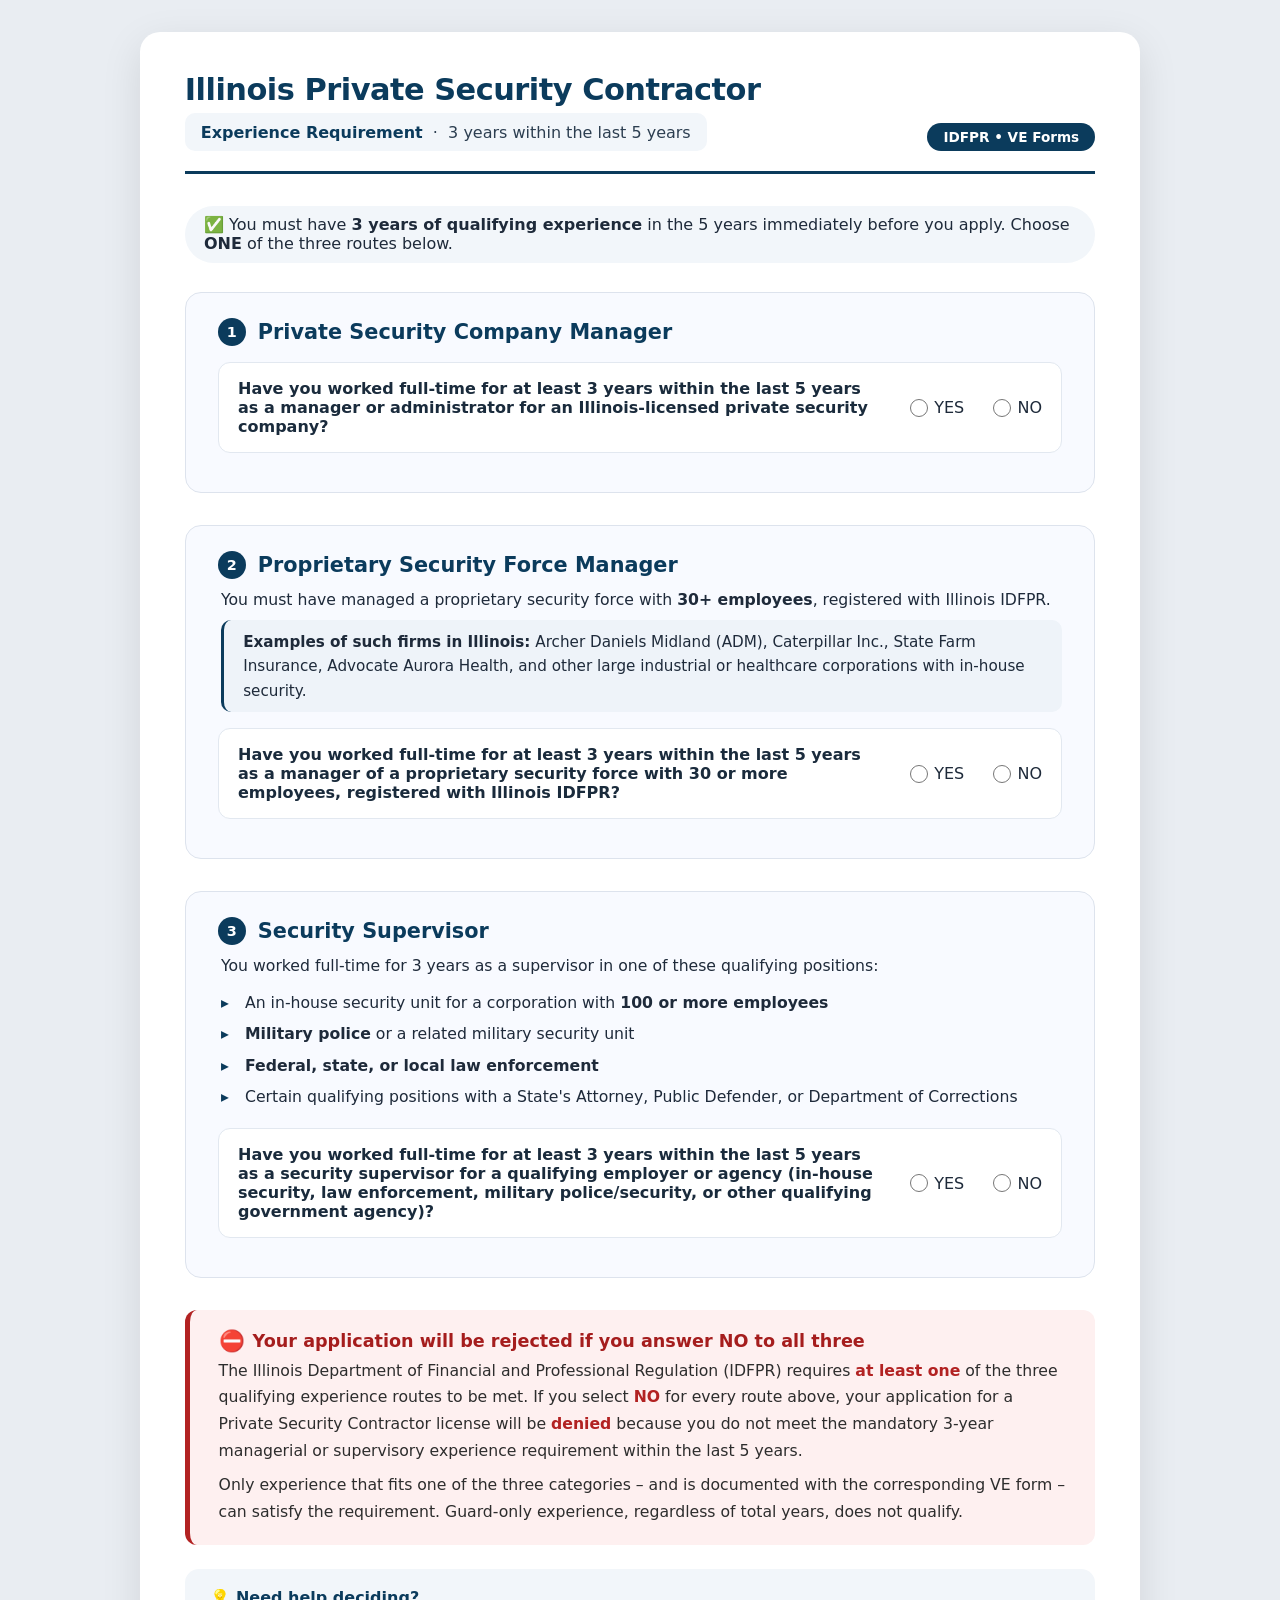
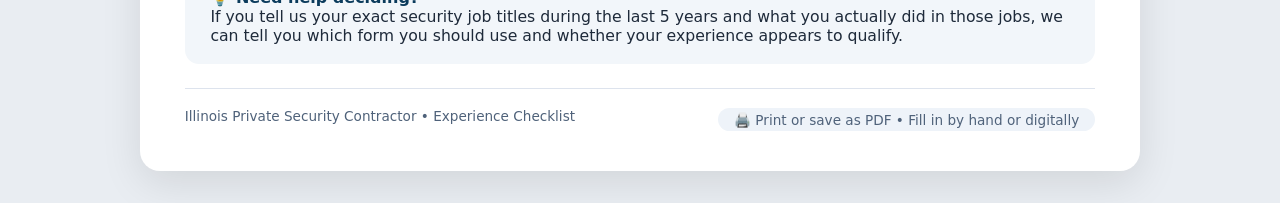
<file: securitycontractor/index.html>
<!DOCTYPE html>
<html lang="en">
<head>
    <meta charset="UTF-8" />
    <meta name="viewport" content="width=device-width, initial-scale=1.0" />
    <title>Illinois Private Security Contractor – Qualification Checklist</title>
    <style>
        /* ── reset & base ── */
        *,
        *::before,
        *::after {
            box-sizing: border-box;
            margin: 0;
            padding: 0;
        }

        body {
            background: #e9edf2;
            font-family: 'Segoe UI', Roboto, system-ui, -apple-system, sans-serif;
            padding: 2rem 1rem;
            display: flex;
            justify-content: center;
            color: #1e2a3a;
        }

        .container {
            max-width: 1000px;
            width: 100%;
            background: #ffffff;
            border-radius: 20px;
            box-shadow: 0 12px 40px rgba(0, 0, 0, 0.10);
            padding: 2.5rem 2.8rem;
            transition: padding 0.2s;
        }

        /* ── header ── */
        .header {
            border-bottom: 3px solid #0b3b5c;
            padding-bottom: 1.2rem;
            margin-bottom: 2rem;
            display: flex;
            flex-wrap: wrap;
            justify-content: space-between;
            align-items: flex-end;
        }

        .header h1 {
            font-size: 1.9rem;
            font-weight: 700;
            color: #0b3b5c;
            letter-spacing: -0.5px;
            line-height: 1.2;
        }

        .header .badge {
            background: #0b3b5c;
            color: #fff;
            font-weight: 600;
            font-size: 0.85rem;
            padding: 0.4rem 1rem;
            border-radius: 40px;
            white-space: nowrap;
            margin-top: 0.5rem;
        }

        .subhead {
            color: #2c3e50;
            font-size: 1rem;
            margin-top: 0.3rem;
            font-weight: 400;
            background: #f2f6fa;
            padding: 0.6rem 1rem;
            border-radius: 10px;
            display: inline-block;
        }

        .subhead strong {
            color: #0b3b5c;
        }

        /* ── cards / sections ── */
        .route-card {
            background: #f8faff;
            border: 1px solid #dde3ed;
            border-radius: 16px;
            padding: 1.6rem 2rem;
            margin-bottom: 2rem;
            transition: border-color 0.2s, box-shadow 0.2s;
        }

        .route-card:hover {
            border-color: #b0c4db;
            box-shadow: 0 4px 12px rgba(0, 0, 0, 0.03);
        }

        .route-card .route-title {
            font-size: 1.3rem;
            font-weight: 700;
            color: #0b3b5c;
            display: flex;
            align-items: center;
            gap: 0.75rem;
            flex-wrap: wrap;
        }

        .route-card .route-title .num {
            background: #0b3b5c;
            color: #fff;
            font-size: 0.9rem;
            font-weight: 600;
            width: 28px;
            height: 28px;
            border-radius: 50%;
            display: inline-flex;
            align-items: center;
            justify-content: center;
            flex-shrink: 0;
        }

        .route-desc {
            margin-top: 0.5rem;
            color: #1e2a3a;
            font-size: 0.98rem;
            line-height: 1.6;
            padding-left: 0.2rem;
        }

        .route-desc ul {
            list-style: none;
            padding: 0;
            margin: 0.5rem 0 0.2rem 0;
        }

        .route-desc ul li {
            padding: 0.2rem 0 0.2rem 1.5rem;
            position: relative;
        }

        .route-desc ul li::before {
            content: "▸";
            position: absolute;
            left: 0;
            color: #0b3b5c;
            font-weight: 600;
        }

        .route-desc .example-firms {
            background: #eef3f9;
            padding: 0.6rem 1.2rem;
            border-radius: 10px;
            margin: 0.5rem 0 0.2rem 0;
            font-size: 0.95rem;
            border-left: 3px solid #0b3b5c;
        }

        /* ── yes/no row ── */
        .yn-row {
            display: flex;
            flex-wrap: wrap;
            align-items: center;
            gap: 1rem 2rem;
            background: #ffffff;
            padding: 1rem 1.2rem;
            border-radius: 12px;
            margin: 1rem 0 0.8rem 0;
            border: 1px solid #e2e8f0;
        }

        .yn-row .yn-question {
            font-weight: 600;
            font-size: 1rem;
            flex: 1 1 260px;
            color: #1a2b3c;
        }

        .yn-row .yn-options {
            display: flex;
            gap: 1.8rem;
            align-items: center;
            flex-wrap: wrap;
        }

        .yn-row .yn-options label {
            display: flex;
            align-items: center;
            gap: 0.4rem;
            font-weight: 500;
            cursor: pointer;
            font-size: 1rem;
        }

        .yn-row .yn-options input[type="radio"] {
            width: 18px;
            height: 18px;
            accent-color: #0b3b5c;
            cursor: pointer;
            flex-shrink: 0;
        }

        /* ── fill-in fields (hidden by default) ── */
        .details-wrapper {
            display: none;
            /* hidden until YES is selected */
            margin-top: 0.8rem;
            border-radius: 12px;
            border: 1px solid #d0dbe9;
            background: #ffffff;
            padding: 0.2rem 0.2rem 0.2rem 0.2rem;
            transition: all 0.2s ease;
        }

        .details-wrapper.visible {
            display: block;
        }

        .detail-grid {
            display: grid;
            grid-template-columns: repeat(auto-fit, minmax(200px, 1fr));
            gap: 0.8rem 1.5rem;
            padding: 1.2rem 1.4rem;
            background: #ffffff;
            border-radius: 12px;
        }

        .detail-grid .field {
            display: flex;
            flex-direction: column;
            gap: 0.2rem;
        }

        .detail-grid .field label {
            font-size: 0.8rem;
            font-weight: 600;
            text-transform: uppercase;
            letter-spacing: 0.3px;
            color: #4a5a6e;
        }

        .detail-grid .field input,
        .detail-grid .field textarea {
            border: 1px solid #ccd6e3;
            border-radius: 8px;
            padding: 0.5rem 0.7rem;
            font-size: 0.95rem;
            font-family: inherit;
            background: #fcfdff;
            transition: border 0.2s;
            width: 100%;
        }

        .detail-grid .field input:focus,
        .detail-grid .field textarea:focus {
            outline: none;
            border-color: #0b3b5c;
            box-shadow: 0 0 0 3px rgba(11, 59, 92, 0.12);
        }

        .detail-grid .field textarea {
            resize: vertical;
            min-height: 50px;
        }

        .detail-grid .field--full {
            grid-column: 1 / -1;
        }

        /* ── form badge ── */
        .form-badge {
            display: inline-block;
            background: #0b3b5c;
            color: #fff;
            font-weight: 700;
            font-size: 0.8rem;
            padding: 0.3rem 1.2rem;
            border-radius: 40px;
            letter-spacing: 0.3px;
            margin: 0.6rem 0 1rem 1.4rem;
        }

        /* ── rejection statement (replaces important box) ── */
        .rejection-box {
            background: #fef0f0;
            border-left: 5px solid #b22222;
            padding: 1.2rem 1.8rem;
            border-radius: 12px;
            margin: 2rem 0 1.5rem 0;
        }

        .rejection-box h3 {
            color: #a51d1d;
            font-size: 1.1rem;
            margin-bottom: 0.3rem;
            display: flex;
            align-items: center;
            gap: 0.5rem;
        }

        .rejection-box h3::before {
            content: "⛔";
            font-size: 1.3rem;
        }

        .rejection-box p {
            font-size: 0.98rem;
            line-height: 1.7;
            color: #2d2d2d;
        }

        .rejection-box strong {
            color: #b22222;
        }

        /* ── footer ── */
        .footer-note {
            border-top: 1px solid #dde3ed;
            padding-top: 1.2rem;
            margin-top: 1.5rem;
            display: flex;
            flex-wrap: wrap;
            justify-content: space-between;
            font-size: 0.85rem;
            color: #4f627a;
        }

        .footer-note .print-hint {
            background: #eef3f9;
            padding: 0.2rem 1rem;
            border-radius: 30px;
        }

        /* ── print styles ── */
        @media print {
            body {
                background: #fff;
                padding: 0.2in;
            }
            .container {
                box-shadow: none;
                border-radius: 0;
                padding: 0.2in;
            }
            .route-card {
                break-inside: avoid;
                border-color: #aaa;
                background: #fff;
            }
            .details-wrapper {
                display: block !important;
                /* show all fields on print */
                border-color: #888;
            }
            .yn-row .yn-options input[type="radio"] {
                accent-color: #000;
            }
            .detail-grid .field input,
            .detail-grid .field textarea {
                border-color: #888;
                background: #fff;
            }
            .header .badge {
                background: #0b3b5c !important;
                color: #fff !important;
                -webkit-print-color-adjust: exact;
                print-color-adjust: exact;
            }
            .form-badge {
                background: #0b3b5c !important;
                color: #fff !important;
                -webkit-print-color-adjust: exact;
                print-color-adjust: exact;
            }
            .rejection-box {
                background: #fef0f0 !important;
                border-left-color: #b22222 !important;
                -webkit-print-color-adjust: exact;
                print-color-adjust: exact;
            }
            .route-card .route-title .num {
                background: #0b3b5c !important;
                color: #fff !important;
                -webkit-print-color-adjust: exact;
                print-color-adjust: exact;
            }
            .subhead {
                background: #f2f6fa !important;
                -webkit-print-color-adjust: exact;
                print-color-adjust: exact;
            }
            .footer-note .print-hint {
                background: #eef3f9 !important;
                -webkit-print-color-adjust: exact;
                print-color-adjust: exact;
            }
            .route-desc .example-firms {
                background: #eef3f9 !important;
                border-left-color: #0b3b5c !important;
                -webkit-print-color-adjust: exact;
                print-color-adjust: exact;
            }
        }

        @media (max-width: 650px) {
            .container {
                padding: 1.2rem;
            }
            .route-card {
                padding: 1.2rem;
            }
            .header h1 {
                font-size: 1.4rem;
            }
            .yn-row {
                flex-direction: column;
                align-items: stretch;
                gap: 0.6rem;
            }
            .yn-row .yn-options {
                justify-content: flex-start;
            }
            .detail-grid {
                grid-template-columns: 1fr;
            }
            .header .badge {
                font-size: 0.75rem;
                padding: 0.3rem 0.8rem;
            }
            .form-badge {
                margin-left: 0.8rem;
            }
        }
    </style>
</head>
<body>

    <div class="container" id="app">

        <!-- ===== HEADER ===== -->
        <div class="header">
            <div>
                <h1>Illinois Private Security Contractor</h1>
                <div class="subhead">
                    <strong>Experience Requirement</strong> &nbsp;·&nbsp; 3 years within the last 5 years
                </div>
            </div>
            <div class="badge">IDFPR &bull; VE Forms</div>
        </div>

        <!-- ===== INTRO ===== -->
        <p style="margin-bottom:1.8rem; font-size:1rem; color:#1e2a3a; background:#f2f6fa; padding:0.6rem 1.2rem; border-radius:40px;">
            ✅ You must have <strong>3 years of qualifying experience</strong> in the 5 years immediately before you apply.
            Choose <strong>ONE</strong> of the three routes below.
        </p>

        <!-- ============================================================ -->
        <!-- ROUTE 1 — Private Security Company Manager                     -->
        <!-- ============================================================ -->
        <div class="route-card" id="route1">
            <div class="route-title">
                <span class="num">1</span>
                Private Security Company Manager
            </div>

            <!-- YES / NO question -->
            <div class="yn-row">
                <span class="yn-question">Have you worked full-time for at least 3 years within the last 5 years as a manager or administrator for an Illinois-licensed private security company?</span>
                <div class="yn-options">
                    <label><input type="radio" name="q1" value="yes" /> YES</label>
                    <label><input type="radio" name="q1" value="no" /> NO</label>
                </div>
            </div>

            <!-- Hidden details – revealed only on YES -->
            <div class="details-wrapper" id="details1">
                <div class="detail-grid">
                    <div class="field">
                        <label>Employer / Company Name</label>
                        <input type="text" placeholder="e.g. SecureGuard Inc." />
                    </div>
                    <div class="field">
                        <label>Employer IDFPR License #</label>
                        <input type="text" placeholder="e.g. 123.000456" />
                    </div>
                    <div class="field">
                        <label>Your Job Title</label>
                        <input type="text" placeholder="e.g. Operations Manager" />
                    </div>
                    <div class="field">
                        <label>Dates of Employment (full-time)</label>
                        <input type="text" placeholder="e.g. 2021 – 2024" />
                    </div>
                    <div class="field field--full">
                        <label>Brief description of managerial / administrative duties</label>
                        <textarea placeholder="e.g. Oversaw 45 security officers, handled scheduling, client relations, and compliance reporting…"></textarea>
                    </div>
                </div>
                <div class="form-badge">Form VE-SAC required</div>
            </div>
        </div>

        <!-- ============================================================ -->
        <!-- ROUTE 2 — Proprietary Security Force Manager                  -->
        <!-- ============================================================ -->
        <div class="route-card" id="route2">
            <div class="route-title">
                <span class="num">2</span>
                Proprietary Security Force Manager
            </div>

            <div class="route-desc">
                <p>You must have managed a proprietary security force with <strong>30+ employees</strong>, registered with Illinois IDFPR.</p>
                <div class="example-firms">
                    <strong>Examples of such firms in Illinois:</strong> Archer Daniels Midland (ADM), Caterpillar Inc., State Farm Insurance, Advocate Aurora Health, and other large industrial or healthcare corporations with in-house security.
                </div>
            </div>

            <!-- YES / NO question -->
            <div class="yn-row">
                <span class="yn-question">Have you worked full-time for at least 3 years within the last 5 years as a manager of a proprietary security force with 30 or more employees, registered with Illinois IDFPR?</span>
                <div class="yn-options">
                    <label><input type="radio" name="q2" value="yes" /> YES</label>
                    <label><input type="radio" name="q2" value="no" /> NO</label>
                </div>
            </div>

            <!-- Hidden details – revealed only on YES -->
            <div class="details-wrapper" id="details2">
                <div class="detail-grid">
                    <div class="field">
                        <label>Employer / Company Name</label>
                        <input type="text" placeholder="e.g. Allied Manufacturing" />
                    </div>
                    <div class="field">
                        <label>Security Force Registration # (if known)</label>
                        <input type="text" placeholder="e.g. REG-1234" />
                    </div>
                    <div class="field">
                        <label>Your Job Title</label>
                        <input type="text" placeholder="e.g. Security Director" />
                    </div>
                    <div class="field">
                        <label>Dates of Employment (full-time)</label>
                        <input type="text" placeholder="e.g. 2020 – 2023" />
                    </div>
                    <div class="field">
                        <label>Number of employees in security force (must be 30+)</label>
                        <input type="text" placeholder="e.g. 45" />
                    </div>
                    <div class="field field--full">
                        <label>Brief description of management duties</label>
                        <textarea placeholder="e.g. Oversaw security operations, budget, hiring, and compliance for in-house force."></textarea>
                    </div>
                </div>
                <div class="form-badge">Form VE-PSF required</div>
            </div>
        </div>

        <!-- ============================================================ -->
        <!-- ROUTE 3 — Security Supervisor                                 -->
        <!-- ============================================================ -->
        <div class="route-card" id="route3">
            <div class="route-title">
                <span class="num">3</span>
                Security Supervisor
            </div>

            <div class="route-desc">
                <p>You worked full-time for 3 years as a supervisor in one of these qualifying positions:</p>
                <ul>
                    <li>An in-house security unit for a corporation with <strong>100 or more employees</strong></li>
                    <li><strong>Military police</strong> or a related military security unit</li>
                    <li><strong>Federal, state, or local law enforcement</strong></li>
                    <li>Certain qualifying positions with a State's Attorney, Public Defender, or Department of Corrections</li>
                </ul>
            </div>

            <!-- YES / NO question -->
            <div class="yn-row">
                <span class="yn-question">Have you worked full-time for at least 3 years within the last 5 years as a security supervisor for a qualifying employer or agency (in-house security, law enforcement, military police/security, or other qualifying government agency)?</span>
                <div class="yn-options">
                    <label><input type="radio" name="q3" value="yes" /> YES</label>
                    <label><input type="radio" name="q3" value="no" /> NO</label>
                </div>
            </div>

            <!-- Hidden details – revealed only on YES -->
            <div class="details-wrapper" id="details3">
                <div class="detail-grid">
                    <div class="field">
                        <label>Employer / Agency Name</label>
                        <input type="text" placeholder="e.g. City of Springfield PD" />
                    </div>
                    <div class="field">
                        <label>Your Job Title</label>
                        <input type="text" placeholder="e.g. Sergeant / Supervisor" />
                    </div>
                    <div class="field">
                        <label>Dates of Employment (full-time)</label>
                        <input type="text" placeholder="e.g. 2019 – 2022" />
                    </div>
                    <div class="field">
                        <label>Type of qualifying employer</label>
                        <input type="text" placeholder="e.g. Law enforcement, Military, Corp. security, etc." />
                    </div>
                    <div class="field field--full">
                        <label>Brief description of supervisory duties</label>
                        <textarea placeholder="e.g. Supervised 12 officers, conducted performance reviews, managed incident response…"></textarea>
                    </div>
                </div>
                <div class="form-badge">Form VE-DSC required</div>
            </div>
        </div>

        <!-- ============================================================ -->
        <!-- REJECTION STATEMENT (replaces the old Important box)          -->
        <!-- ============================================================ -->
        <div class="rejection-box">
            <h3>Your application will be rejected if you answer NO to all three</h3>
            <p>
                The Illinois Department of Financial and Professional Regulation (IDFPR) requires <strong>at least one</strong> of the three qualifying experience routes to be met.
                If you select <strong>NO</strong> for every route above, your application for a Private Security Contractor license will be <strong>denied</strong> because you do not meet the mandatory 3‑year managerial or supervisory experience requirement within the last 5 years.
            </p>
            <p style="margin-top:0.5rem;">
                Only experience that fits one of the three categories – and is documented with the corresponding VE form – can satisfy the requirement. Guard-only experience, regardless of total years, does not qualify.
            </p>
        </div>

        <!-- ===== HELPER ===== -->
        <div style="background:#f2f6fa; border-radius:14px; padding:1.2rem 1.6rem; margin:1.5rem 0 1rem 0;">
            <p style="font-weight:600; color:#0b3b5c; font-size:1rem;">
                💡 Need help deciding?
            </p>
            <p style="font-size:0.98rem; color:#1e2a3a;">
                If you tell us your exact security job titles during the last 5 years and what you actually did in those jobs,
                we can tell you which form you should use and whether your experience appears to qualify.
            </p>
        </div>

        <!-- ===== FOOTER ===== -->
        <div class="footer-note">
            <span>Illinois Private Security Contractor &bull; Experience Checklist</span>
            <span class="print-hint">🖨️ Print or save as PDF &bull; Fill in by hand or digitally</span>
        </div>

    </div>

    <script>
        (function() {
            // Get all route cards
            const cards = document.querySelectorAll('.route-card');

            cards.forEach((card, index) => {
                const radios = card.querySelectorAll('input[type="radio"]');
                const detailsWrapper = card.querySelector('.details-wrapper');

                // Find the next route card (for scrolling on "NO")
                let nextCard = null;
                if (index < cards.length - 1) {
                    nextCard = cards[index + 1];
                }

                radios.forEach(radio => {
                    radio.addEventListener('change', function() {
                        // Show/hide details based on YES/NO
                        if (this.value === 'yes') {
                            if (detailsWrapper) {
                                detailsWrapper.classList.add('visible');
                                detailsWrapper.style.display = 'block';
                            }
                        } else {
                            // NO selected
                            if (detailsWrapper) {
                                detailsWrapper.classList.remove('visible');
                                detailsWrapper.style.display = 'none';
                            }
                            // Move to the next qualification if there is one
                            if (nextCard) {
                                nextCard.scrollIntoView({ behavior: 'smooth', block: 'start' });
                                // small highlight effect on the next card
                                nextCard.style.transition = 'background 0.3s';
                                nextCard.style.background = '#f0f5fe';
                                setTimeout(() => {
                                    nextCard.style.background = '';
                                }, 600);
                            }
                        }
                    });
                });
            });

            // If a radio is already checked on load (e.g., browser back), ensure visibility
            document.querySelectorAll('input[type="radio"]:checked').forEach(radio => {
                const card = radio.closest('.route-card');
                if (card) {
                    const details = card.querySelector('.details-wrapper');
                    if (details && radio.value === 'yes') {
                        details.classList.add('visible');
                        details.style.display = 'block';
                    } else if (details && radio.value === 'no') {
                        details.classList.remove('visible');
                        details.style.display = 'none';
                    }
                }
            });
        })();
    </script>

</body>
</html>
</file>
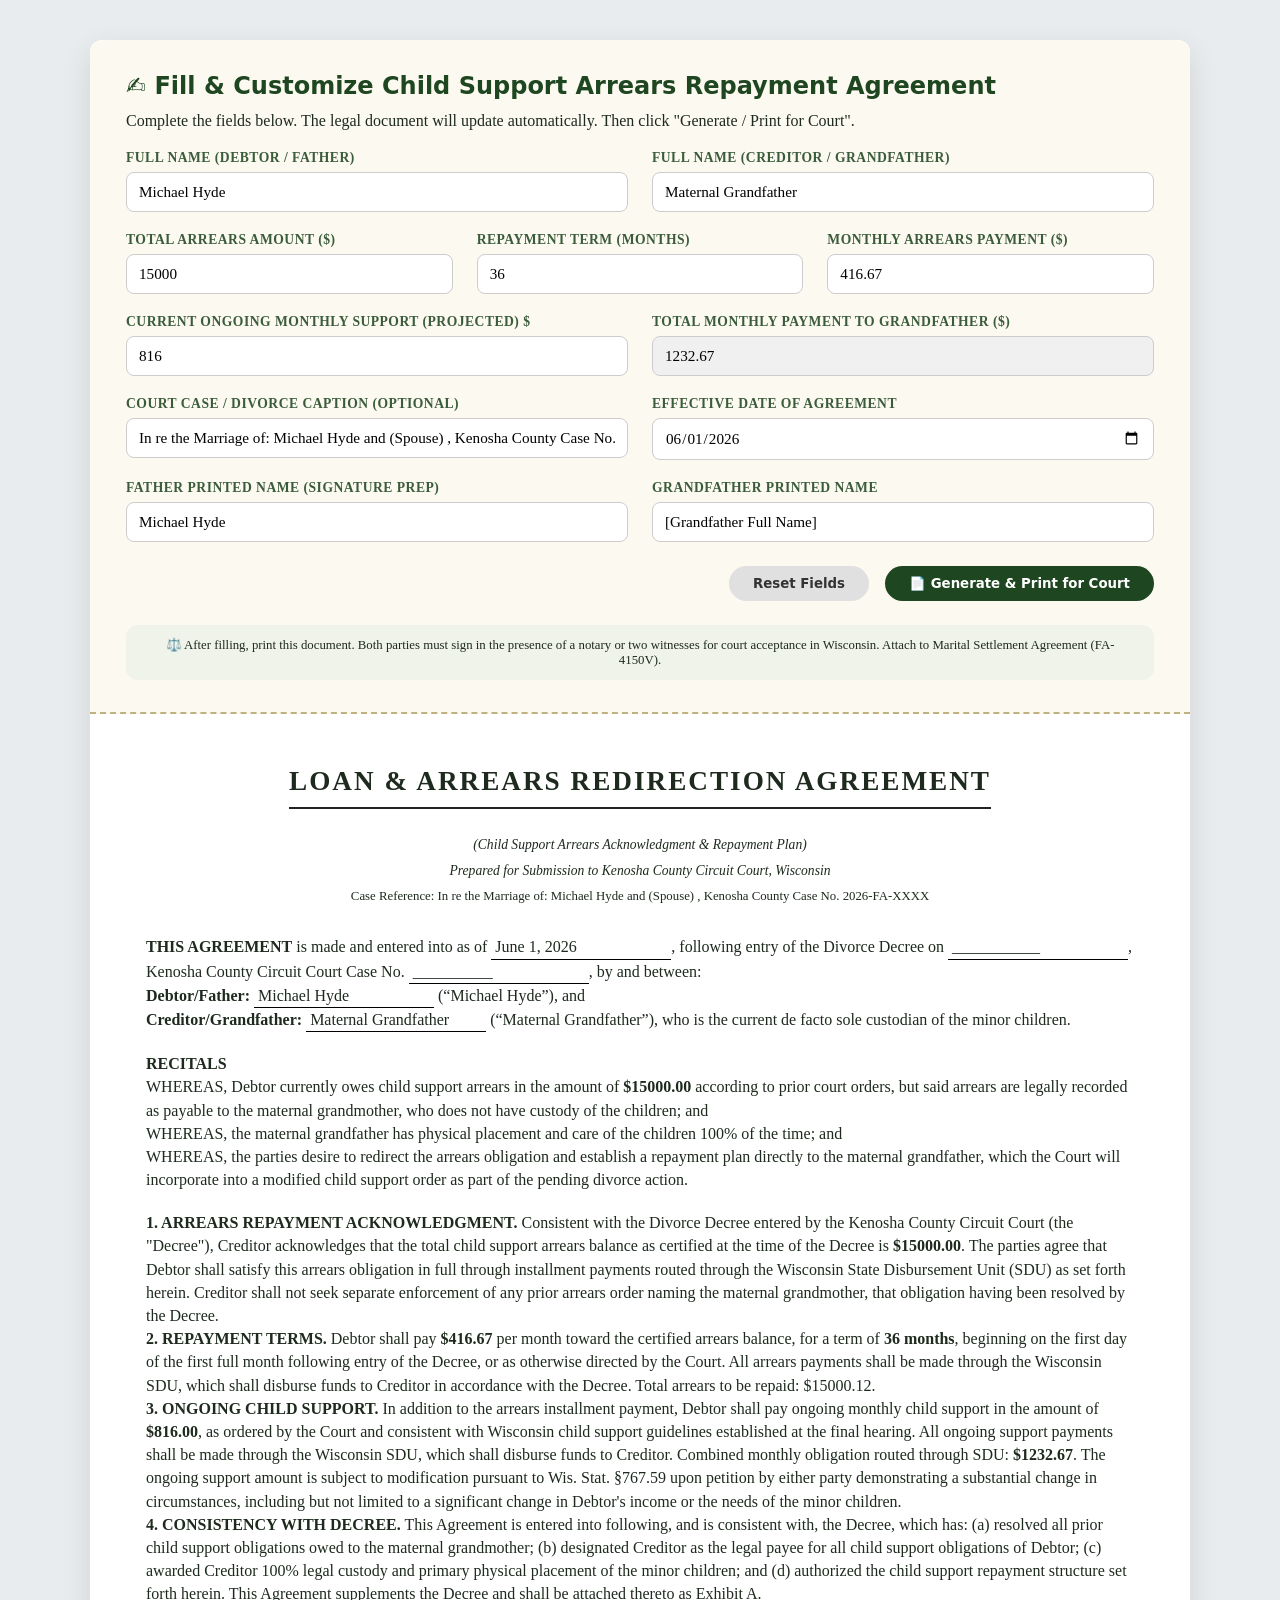
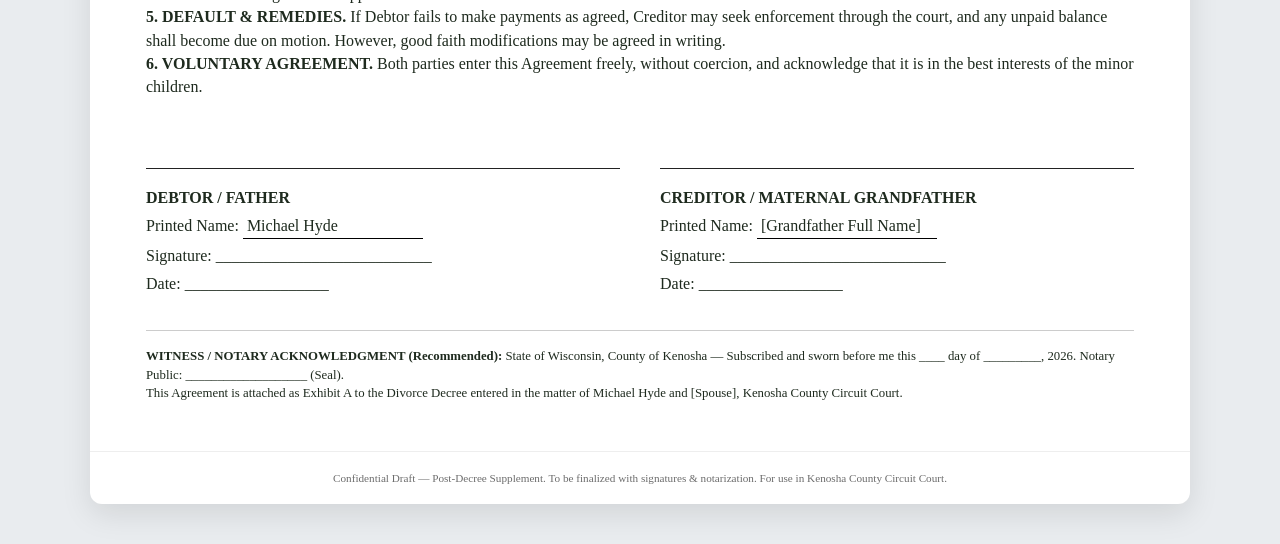
<file: content/arrears-agreement.html>
<!DOCTYPE html>
<html lang="en">
<head>
    <meta charset="UTF-8">
    <meta name="viewport" content="width=device-width, initial-scale=1.0, user-scalable=yes">
    <title>Loan & Arrears Redirection Agreement | Michael Hyde Reentry</title>
    <style>
        * {
            margin: 0;
            padding: 0;
            box-sizing: border-box;
        }

        body {
            font-family: 'Times New Roman', Georgia, 'Segoe UI', serif;
            background: #e9ecef;
            padding: 40px 20px;
            color: #1e2a1e;
        }

        /* main card container */
        .agreement-wrapper {
            max-width: 1100px;
            margin: 0 auto;
            background: white;
            border-radius: 12px;
            box-shadow: 0 10px 30px rgba(0,0,0,0.1);
            overflow: hidden;
        }

        /* interactive form area (editing) */
        .form-panel {
            background: #fcf9f0;
            padding: 32px 36px;
            border-bottom: 2px dashed #c0b280;
        }

        .form-panel h2 {
            font-family: system-ui, sans-serif;
            color: #1e4620;
            margin-bottom: 12px;
            font-weight: 600;
        }

        .form-row {
            display: flex;
            flex-wrap: wrap;
            gap: 24px;
            margin: 20px 0;
        }

        .form-group {
            flex: 1;
            min-width: 200px;
        }

        label {
            font-weight: 600;
            display: block;
            margin-bottom: 6px;
            font-size: 0.85rem;
            text-transform: uppercase;
            letter-spacing: 0.5px;
            color: #3b5c3b;
        }

        input, select, textarea {
            width: 100%;
            padding: 10px 12px;
            border: 1px solid #ccc;
            border-radius: 8px;
            font-family: inherit;
            font-size: 0.95rem;
            background: white;
        }

        .signature-line {
            font-family: 'Courier New', monospace;
            border-bottom: 1px dashed #aaa;
            margin-top: 8px;
            font-size: 0.9rem;
        }

        .btn-group {
            display: flex;
            gap: 16px;
            justify-content: flex-end;
            margin-top: 24px;
        }

        .btn-print, .btn-reset {
            padding: 10px 24px;
            border: none;
            border-radius: 40px;
            font-weight: 600;
            cursor: pointer;
            transition: 0.2s;
            font-family: system-ui;
        }

        .btn-print {
            background: #1e4620;
            color: white;
        }

        .btn-print:hover {
            background: #0e2e10;
        }

        .btn-reset {
            background: #e0e0e0;
            color: #333;
        }

        /* printable agreement area (court-style) */
        .print-area {
            padding: 48px 56px;
            background: white;
            transition: all 0.2s;
        }

        .legal-document {
            max-width: 100%;
            font-size: 1rem;
            line-height: 1.45;
        }

        .legal-document h1 {
            font-size: 1.8rem;
            text-align: center;
            text-transform: uppercase;
            letter-spacing: 2px;
            border-bottom: 2px solid #222;
            display: inline-block;
            width: auto;
            margin: 0 auto 20px;
            padding-bottom: 6px;
        }

        .doc-header {
            text-align: center;
            margin-bottom: 30px;
        }

        .court-caption {
            font-size: 0.85rem;
            margin-top: 6px;
            font-style: italic;
        }

        .clause {
            margin: 20px 0;
        }

        .underline-field {
            display: inline-block;
            min-width: 180px;
            border-bottom: 1px solid black;
            font-weight: 500;
            padding: 0 4px;
        }

        .signature-block {
            display: flex;
            justify-content: space-between;
            margin-top: 40px;
            flex-wrap: wrap;
            gap: 40px;
        }

        .sign-item {
            flex: 1;
            border-top: 1px solid #222;
            padding-top: 12px;
            margin-top: 30px;
        }

        .sign-item p {
            margin: 5px 0;
        }

        @media print {
            body {
                background: white;
                padding: 0;
                margin: 0;
            }
            .form-panel, .btn-group, .navbar, footer, .no-print {
                display: none !important;
            }
            .agreement-wrapper {
                box-shadow: none;
                border-radius: 0;
            }
            .print-area {
                padding: 0.75in;
            }
            .legal-document {
                font-size: 11pt;
            }
            .underline-field {
                border-bottom: 1px solid #000;
            }
        }

        .note-court {
            background: #f0f3ea;
            padding: 12px 20px;
            border-radius: 12px;
            font-size: 0.8rem;
            margin-top: 24px;
            text-align: center;
        }

        footer {
            text-align: center;
            padding: 20px;
            font-size: 0.7rem;
            color: #6c6c6c;
            border-top: 1px solid #eee;
        }

        .flex-between {
            display: flex;
            justify-content: space-between;
            align-items: baseline;
            flex-wrap: wrap;
        }
    </style>
</head>
<body>
<div class="agreement-wrapper">
    <!-- interactive form panel (hidden when printing) -->
    <div class="form-panel no-print">
        <h2>✍️ Fill &amp; Customize Child Support Arrears Repayment Agreement</h2>
        <p>Complete the fields below. The legal document will update automatically. Then click "Generate / Print for Court".</p>
        
        <div class="form-row">
            <div class="form-group">
                <label>Full name (Debtor / Father)</label>
                <input type="text" id="debtorName" value="Michael Hyde" placeholder="Michael Hyde">
            </div>
            <div class="form-group">
                <label>Full name (Creditor / Grandfather)</label>
                <input type="text" id="creditorName" value="Maternal Grandfather" placeholder="Full legal name">
            </div>
        </div>
        <div class="form-row">
            <div class="form-group">
                <label>Total Arrears Amount ($)</label>
                <input type="number" id="arrearsAmount" value="15000" step="100">
            </div>
            <div class="form-group">
                <label>Repayment Term (months)</label>
                <input type="number" id="repaymentMonths" value="36" step="1">
            </div>
            <div class="form-group">
                <label>Monthly Arrears Payment ($)</label>
                <input type="number" id="monthlyArrearsPayment" value="417" step="1">
            </div>
        </div>
        <div class="form-row">
            <div class="form-group">
                <label>Current Ongoing Monthly Support (projected) $</label>
                <input type="number" id="ongoingSupport" value="816" step="10">
            </div>
            <div class="form-group">
                <label>Total Monthly Payment to Grandfather ($)</label>
                <input type="number" id="totalMonthly" value="1233" step="10" readonly style="background:#f0f0f0;">
            </div>
        </div>
        <div class="form-row">
            <div class="form-group">
                <label>Court Case / Divorce Caption (optional)</label>
                <input type="text" id="caseCaption" value="In re the Marriage of: Michael Hyde and (Spouse) , Kenosha County Case No. 2026-FA-XXXX">
            </div>
            <div class="form-group">
                <label>Effective Date of Agreement</label>
                <input type="date" id="effectiveDate" value="2026-06-01">
            </div>
        </div>
        <div class="form-row">
            <div class="form-group">
                <label>Father Printed Name (signature prep)</label>
                <input type="text" id="fatherSignedPrint" value="Michael Hyde">
            </div>
            <div class="form-group">
                <label>Grandfather Printed Name</label>
                <input type="text" id="grandfatherPrint" value="[Grandfather Full Name]">
            </div>
        </div>
        <div class="btn-group">
            <button class="btn-reset" id="resetBtn">Reset Fields</button>
            <button class="btn-print" id="printBtn">📄 Generate & Print for Court</button>
        </div>
        <div class="note-court">
            ⚖️ After filling, print this document. Both parties must sign in the presence of a notary or two witnesses for court acceptance in Wisconsin. Attach to Marital Settlement Agreement (FA-4150V).
        </div>
    </div>

    <!-- printable legal document area -->
    <div class="print-area" id="printArea">
        <div class="legal-document" id="legalDoc">
            <div class="doc-header">
                <h1 style="font-size: 1.7rem;">LOAN & ARREARS REDIRECTION AGREEMENT</h1>
                <div class="court-caption">(Child Support Arrears Acknowledgment & Repayment Plan)</div>
                <div class="court-caption">Prepared for Submission to Kenosha County Circuit Court, Wisconsin</div>
            </div>

            <p><strong>THIS AGREEMENT</strong> is made and entered into as of <span class="underline-field" id="docDateDisplay">___________</span>, following entry of the Divorce Decree on <span class="underline-field" id="docDecreeDate2">___________</span>, Kenosha County Circuit Court Case No. <span class="underline-field" id="docCaseNo2">__________</span>, by and between:</p>
            <p><strong>Debtor/Father:</strong> <span class="underline-field" id="docDebtor">_______________</span> (“Michael Hyde”), and<br>
            <strong>Creditor/Grandfather:</strong> <span class="underline-field" id="docCreditor">_______________</span> (“Maternal Grandfather”), who is the current de facto sole custodian of the minor children.</p>

            <div class="clause">
                <p><strong>RECITALS</strong></p>
                <p>WHEREAS, Debtor currently owes child support arrears in the amount of <strong>$<span id="docArrearsAmt">15,000</span></strong> according to prior court orders, but said arrears are legally recorded as payable to the maternal grandmother, who does not have custody of the children; and</p>
                <p>WHEREAS, the maternal grandfather has physical placement and care of the children 100% of the time; and</p>
                <p>WHEREAS, the parties desire to redirect the arrears obligation and establish a repayment plan directly to the maternal grandfather, which the Court will incorporate into a modified child support order as part of the pending divorce action.</p>
            </div>

            <div class="clause">
                <p><strong>1. ARREARS REPAYMENT ACKNOWLEDGMENT.</strong> Consistent with the Divorce Decree entered by the Kenosha County Circuit Court (the "Decree"), Creditor acknowledges that the total child support arrears balance as certified at the time of the Decree is <strong>$<span id="docArrearsAmt2">__________</span></strong>. The parties agree that Debtor shall satisfy this arrears obligation in full through installment payments routed through the Wisconsin State Disbursement Unit (SDU) as set forth herein. Creditor shall not seek separate enforcement of any prior arrears order naming the maternal grandmother, that obligation having been resolved by the Decree.</p>
                <p><strong>2. REPAYMENT TERMS.</strong> Debtor shall pay <strong>$<span id="docMonthlyArrears">417</span></strong> per month toward the certified arrears balance, for a term of <strong><span id="docTermMonths">36</span> months</strong>, beginning on the first day of the first full month following entry of the Decree, or as otherwise directed by the Court. All arrears payments shall be made through the Wisconsin SDU, which shall disburse funds to Creditor in accordance with the Decree. Total arrears to be repaid: $<span id="docTotalArrearsPaid">15000</span>.</p>
                <p><strong>3. ONGOING CHILD SUPPORT.</strong> In addition to the arrears installment payment, Debtor shall pay ongoing monthly child support in the amount of <strong>$<span id="docOngoingSupport">816</span></strong>, as ordered by the Court and consistent with Wisconsin child support guidelines established at the final hearing. All ongoing support payments shall be made through the Wisconsin SDU, which shall disburse funds to Creditor. Combined monthly obligation routed through SDU: <strong>$<span id="docTotalMonthlyPayment">1233</span></strong>. The ongoing support amount is subject to modification pursuant to Wis. Stat. &sect;767.59 upon petition by either party demonstrating a substantial change in circumstances, including but not limited to a significant change in Debtor's income or the needs of the minor children.</p>
                <p><strong>4. CONSISTENCY WITH DECREE.</strong> This Agreement is entered into following, and is consistent with, the Decree, which has: (a) resolved all prior child support obligations owed to the maternal grandmother; (b) designated Creditor as the legal payee for all child support obligations of Debtor; (c) awarded Creditor 100% legal custody and primary physical placement of the minor children; and (d) authorized the child support repayment structure set forth herein. This Agreement supplements the Decree and shall be attached thereto as Exhibit A.</p>
                <p><strong>5. DEFAULT & REMEDIES.</strong> If Debtor fails to make payments as agreed, Creditor may seek enforcement through the court, and any unpaid balance shall become due on motion. However, good faith modifications may be agreed in writing.</p>
                <p><strong>6. VOLUNTARY AGREEMENT.</strong> Both parties enter this Agreement freely, without coercion, and acknowledge that it is in the best interests of the minor children.</p>
            </div>

            <div class="signature-block">
                <div class="sign-item">
                    <p><strong>DEBTOR / FATHER</strong></p>
                    <p>Printed Name: <span class="underline-field" id="signFatherPrint">Michael Hyde</span></p>
                    <p>Signature: ___________________________</p>
                    <p>Date: __________________</p>
                </div>
                <div class="sign-item">
                    <p><strong>CREDITOR / MATERNAL GRANDFATHER</strong></p>
                    <p>Printed Name: <span class="underline-field" id="signGrandPrint">[Grandfather Name]</span></p>
                    <p>Signature: ___________________________</p>
                    <p>Date: __________________</p>
                </div>
            </div>
            <div style="margin-top: 30px; font-size: 0.8rem; border-top: 1px solid #ccc; padding-top: 16px;">
                <p><strong>WITNESS / NOTARY ACKNOWLEDGMENT (Recommended):</strong> State of Wisconsin, County of Kenosha — Subscribed and sworn before me this ____ day of _________, 2026. Notary Public: ___________________ (Seal).</p>
                <p>This Agreement is attached as Exhibit A to the Divorce Decree entered in the matter of Michael Hyde and [Spouse], Kenosha County Circuit Court.</p>
            </div>
        </div>
    </div>
    <footer>
        Confidential Draft — Post-Decree Supplement. To be finalized with signatures & notarization. For use in Kenosha County Circuit Court.
    </footer>
</div>

<script>
    // DOM elements from interactive panel
    const debtorName = document.getElementById('debtorName');
    const creditorName = document.getElementById('creditorName');
    const arrearsAmount = document.getElementById('arrearsAmount');
    const repaymentMonths = document.getElementById('repaymentMonths');
    const monthlyArrearsPayment = document.getElementById('monthlyArrearsPayment');
    const ongoingSupport = document.getElementById('ongoingSupport');
    const totalMonthlyField = document.getElementById('totalMonthly');
    const caseCaption = document.getElementById('caseCaption');
    const effectiveDate = document.getElementById('effectiveDate');
    const fatherSignedPrint = document.getElementById('fatherSignedPrint');
    const grandfatherPrint = document.getElementById('grandfatherPrint');
    const decreeDate = document.getElementById('decreeDate');
    const caseNumber = document.getElementById('caseNumber');

    // document display spans
    const docDebtorSpan = document.getElementById('docDebtor');
    const docCreditorSpan = document.getElementById('docCreditor');
    const docArrearsAmt = document.getElementById('docArrearsAmt');
    const docArrearsAmt2 = document.getElementById('docArrearsAmt2');
    const docMonthlyArrears = document.getElementById('docMonthlyArrears');
    const docTermMonths = document.getElementById('docTermMonths');
    const docOngoingSupport = document.getElementById('docOngoingSupport');
    const docTotalMonthlyPayment = document.getElementById('docTotalMonthlyPayment');
    const docDateDisplay = document.getElementById('docDateDisplay');
    const signFatherPrintSpan = document.getElementById('signFatherPrint');
    const signGrandPrintSpan = document.getElementById('signGrandPrint');
    const docTotalArrearsPaidSpan = document.getElementById('docTotalArrearsPaid');

    function updateTotalMonthly() {
        let ongoing = parseFloat(ongoingSupport.value) || 0;
        let arrearsMonthly = parseFloat(monthlyArrearsPayment.value) || 0;
        let total = ongoing + arrearsMonthly;
        totalMonthlyField.value = total.toFixed(2);
        docTotalMonthlyPayment.innerText = total.toFixed(2);
        // also update total arrears paid display
        let months = parseInt(repaymentMonths.value) || 0;
        let monthlyArrearsVal = parseFloat(monthlyArrearsPayment.value) || 0;
        let totalArrearsPaid = (months * monthlyArrearsVal).toFixed(2);
        docTotalArrearsPaidSpan.innerText = totalArrearsPaid;
    }

    function refreshDocument() {
        // update all fields in legal doc
        let debtor = debtorName.value.trim() || "Michael Hyde";
        let creditor = creditorName.value.trim() || "Maternal Grandfather";
        let arrears = parseFloat(arrearsAmount.value) || 0;
        let monthsVal = parseInt(repaymentMonths.value) || 36;
        let monthlyArrears = parseFloat(monthlyArrearsPayment.value) || 0;
        let ongoing = parseFloat(ongoingSupport.value) || 0;
        let effDate = effectiveDate.value;
        let formattedDate = effDate ? new Date(effDate).toLocaleDateString('en-US', { year: 'numeric', month: 'long', day: 'numeric' }) : "___________";
        
        docDebtorSpan.innerText = debtor;
        docCreditorSpan.innerText = creditor;
        docArrearsAmt.innerText = arrears.toFixed(2);
        docArrearsAmt2.innerText = arrears.toFixed(2);
        docMonthlyArrears.innerText = monthlyArrears.toFixed(2);
        docTermMonths.innerText = monthsVal;
        docOngoingSupport.innerText = ongoing.toFixed(2);
        let totalMonthlyCurrent = (ongoing + monthlyArrears).toFixed(2);
        docTotalMonthlyPayment.innerText = totalMonthlyCurrent;
        docDateDisplay.innerText = formattedDate;
        
        let totalArrearsPaidCalc = (monthsVal * monthlyArrears).toFixed(2);
        docTotalArrearsPaidSpan.innerText = totalArrearsPaidCalc;
        
        // signature printed names
        let fatherPrintVal = fatherSignedPrint.value.trim() || "Michael Hyde";
        let grandPrintVal = grandfatherPrint.value.trim() || "[Grandfather Full Name]";
        signFatherPrintSpan.innerText = fatherPrintVal;
        signGrandPrintSpan.innerText = grandPrintVal;

        // optional caption can be inserted in a separate area if needed - but not required in final display. add extra grace
        let extraCaption = caseCaption.value;
        // we can optionally include caption below header - but keep clean. for court acceptance, we put case caption inside small text.
        const captionElement = document.querySelector('.court-caption:last-child');
        if (captionElement && extraCaption) {
            // avoid duplication, but we optionally add inline
            if (!document.getElementById('dynamicCaseCaption')) {
                let spanCap = document.createElement('div');
                spanCap.id = 'dynamicCaseCaption';
                spanCap.style.fontSize = '0.8rem';
                spanCap.style.marginTop = '6px';
                spanCap.style.fontWeight = 'normal';
                document.querySelector('.doc-header').appendChild(spanCap);
            }
            // decree date and case number
        let decDateVal = decreeDate ? decreeDate.value : '';
        let formattedDecDate = decDateVal ? new Date(decDateVal).toLocaleDateString('en-US', { year: 'numeric', month: 'long', day: 'numeric' }) : "___________";
        let caseNoVal = caseNumber ? caseNumber.value.trim() : '';
        let el1 = document.getElementById('docDecreeDate2');
        let el2 = document.getElementById('docCaseNo2');
        if (el1) el1.innerText = formattedDecDate;
        if (el2) el2.innerText = caseNoVal || "__________";

        let capDiv = document.getElementById('dynamicCaseCaption');
            if (capDiv) capDiv.innerText = "Case Reference: " + extraCaption;
        } else if (!extraCaption && document.getElementById('dynamicCaseCaption')) {
            document.getElementById('dynamicCaseCaption').innerText = "";
        }
    }

    function updateFromArrearsAndMonths() {
        let arrearsMain = parseFloat(arrearsAmount.value) || 0;
        let monthsMain = parseInt(repaymentMonths.value) || 1;
        let computedMonthly = (arrearsMain / monthsMain).toFixed(2);
        if (!isNaN(computedMonthly) && computedMonthly !== "NaN") {
            monthlyArrearsPayment.value = computedMonthly;
        } else {
            monthlyArrearsPayment.value = 0;
        }
        updateTotalMonthly();
        refreshDocument();
    }

    // Event listeners
    debtorName.addEventListener('input', refreshDocument);
    creditorName.addEventListener('input', refreshDocument);
    arrearsAmount.addEventListener('input', function() { updateFromArrearsAndMonths(); });
    repaymentMonths.addEventListener('input', function() { updateFromArrearsAndMonths(); });
    monthlyArrearsPayment.addEventListener('input', function() { updateTotalMonthly(); refreshDocument(); });
    ongoingSupport.addEventListener('input', function() { updateTotalMonthly(); refreshDocument(); });
    effectiveDate.addEventListener('change', refreshDocument);
    fatherSignedPrint.addEventListener('input', refreshDocument);
    grandfatherPrint.addEventListener('input', refreshDocument);
    caseCaption.addEventListener('input', refreshDocument);
    if (decreeDate) decreeDate.addEventListener('change', refreshDocument);
    if (caseNumber) caseNumber.addEventListener('input', refreshDocument);
    
    // initial load
    updateFromArrearsAndMonths();
    refreshDocument();

    // reset to default plausible values
    document.getElementById('resetBtn').addEventListener('click', () => {
        debtorName.value = "Michael Hyde";
        creditorName.value = "Maternal Grandfather";
        arrearsAmount.value = "15000";
        repaymentMonths.value = "36";
        monthlyArrearsPayment.value = "417";
        ongoingSupport.value = "816";
        caseCaption.value = "In re the Marriage of: Michael Hyde and (Spouse) , Kenosha County Case No. 2026-FA-XXXX";
        effectiveDate.value = "2026-06-01";
        fatherSignedPrint.value = "Michael Hyde";
        grandfatherPrint.value = "[Grandfather Full Name]";
        updateFromArrearsAndMonths();
        refreshDocument();
    });

    // Print functionality (print only the printable area)
    document.getElementById('printBtn').addEventListener('click', () => {
        // ensure latest data
        refreshDocument();
        window.print();
    });
</script>
</body>
</html>
</file>
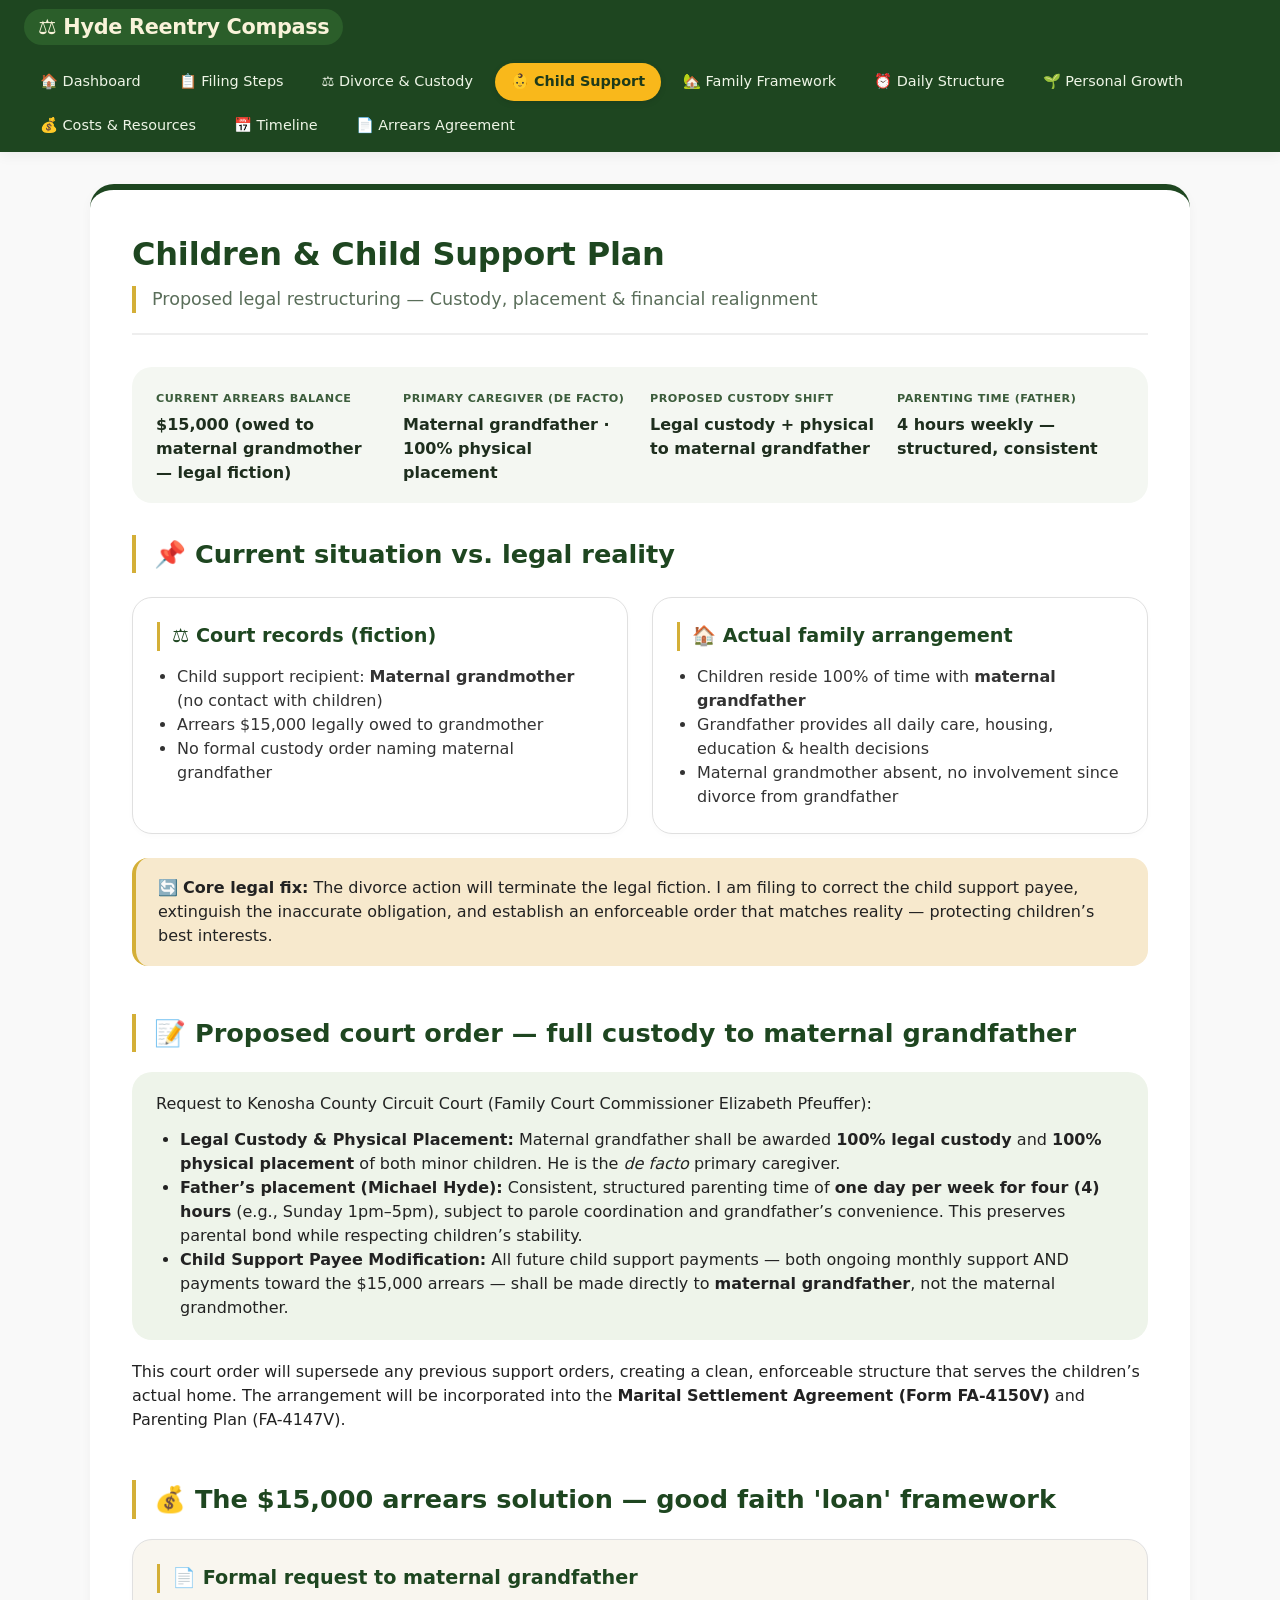
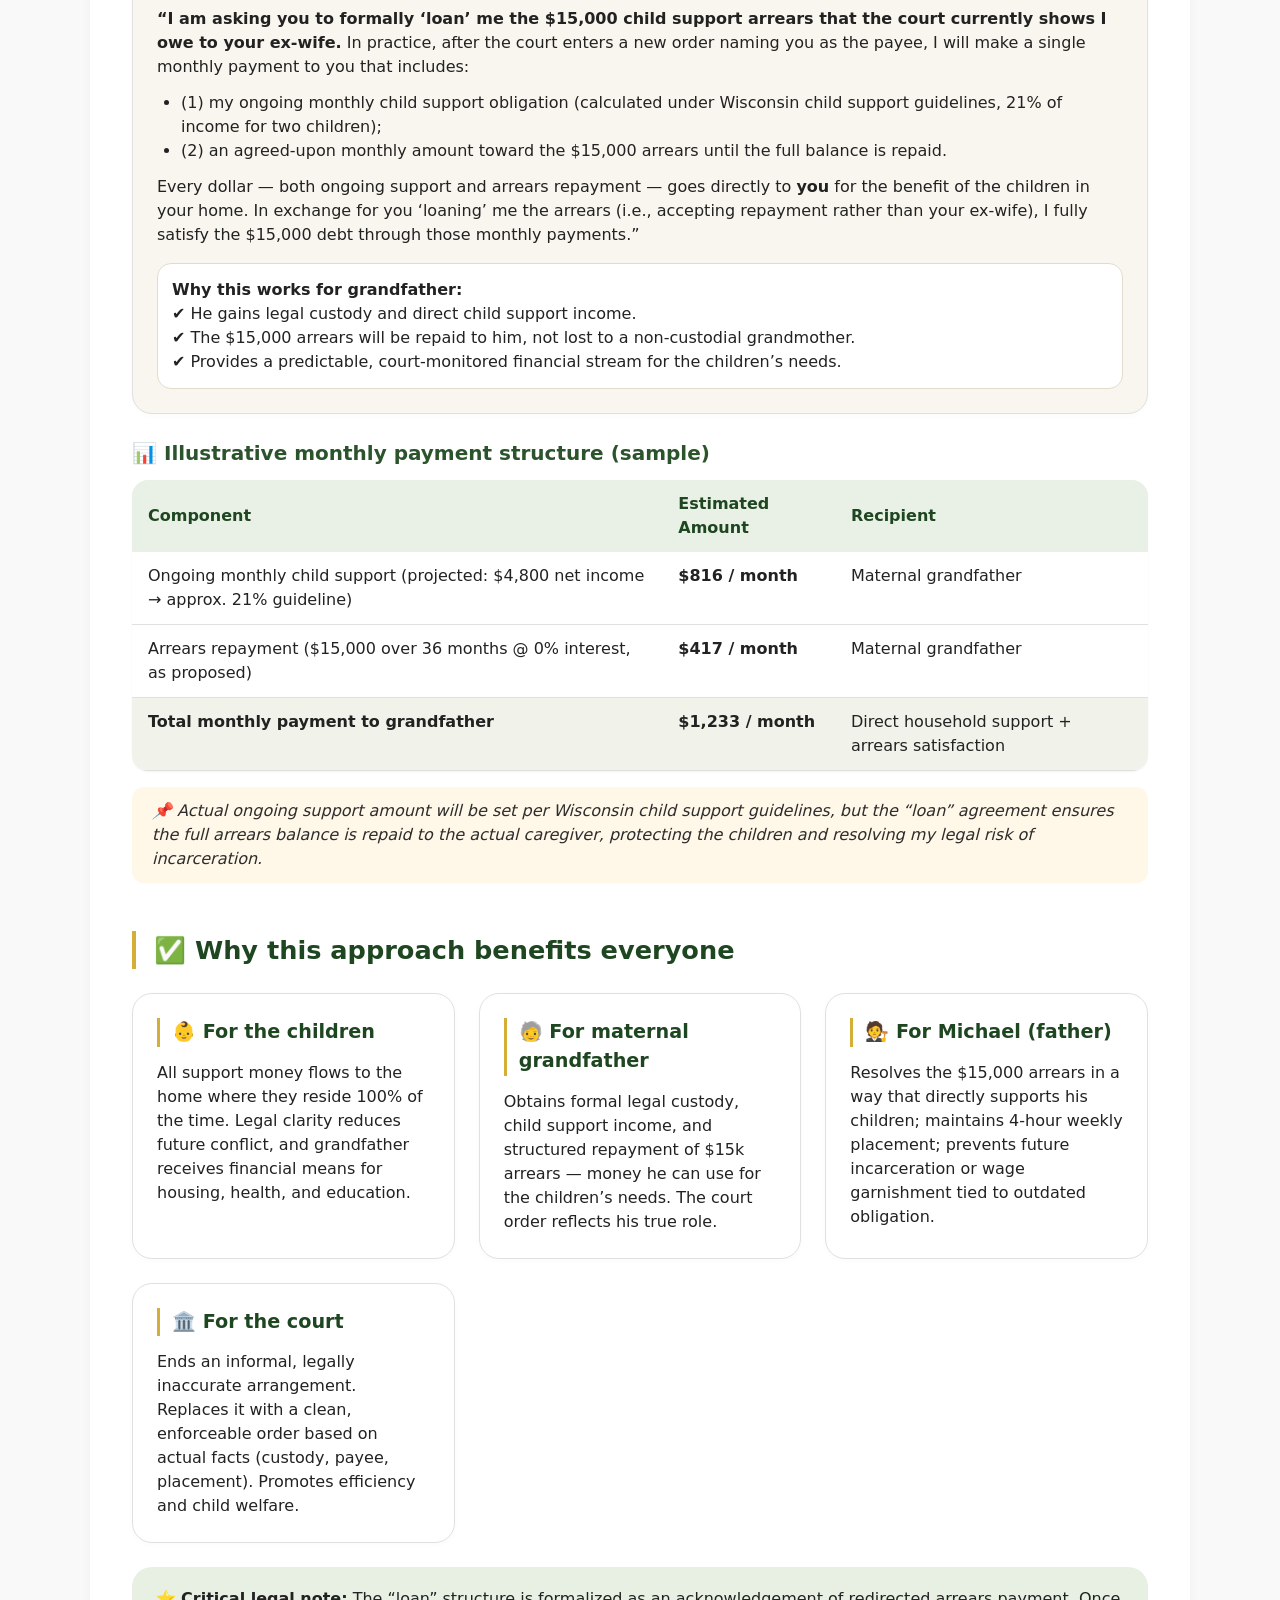
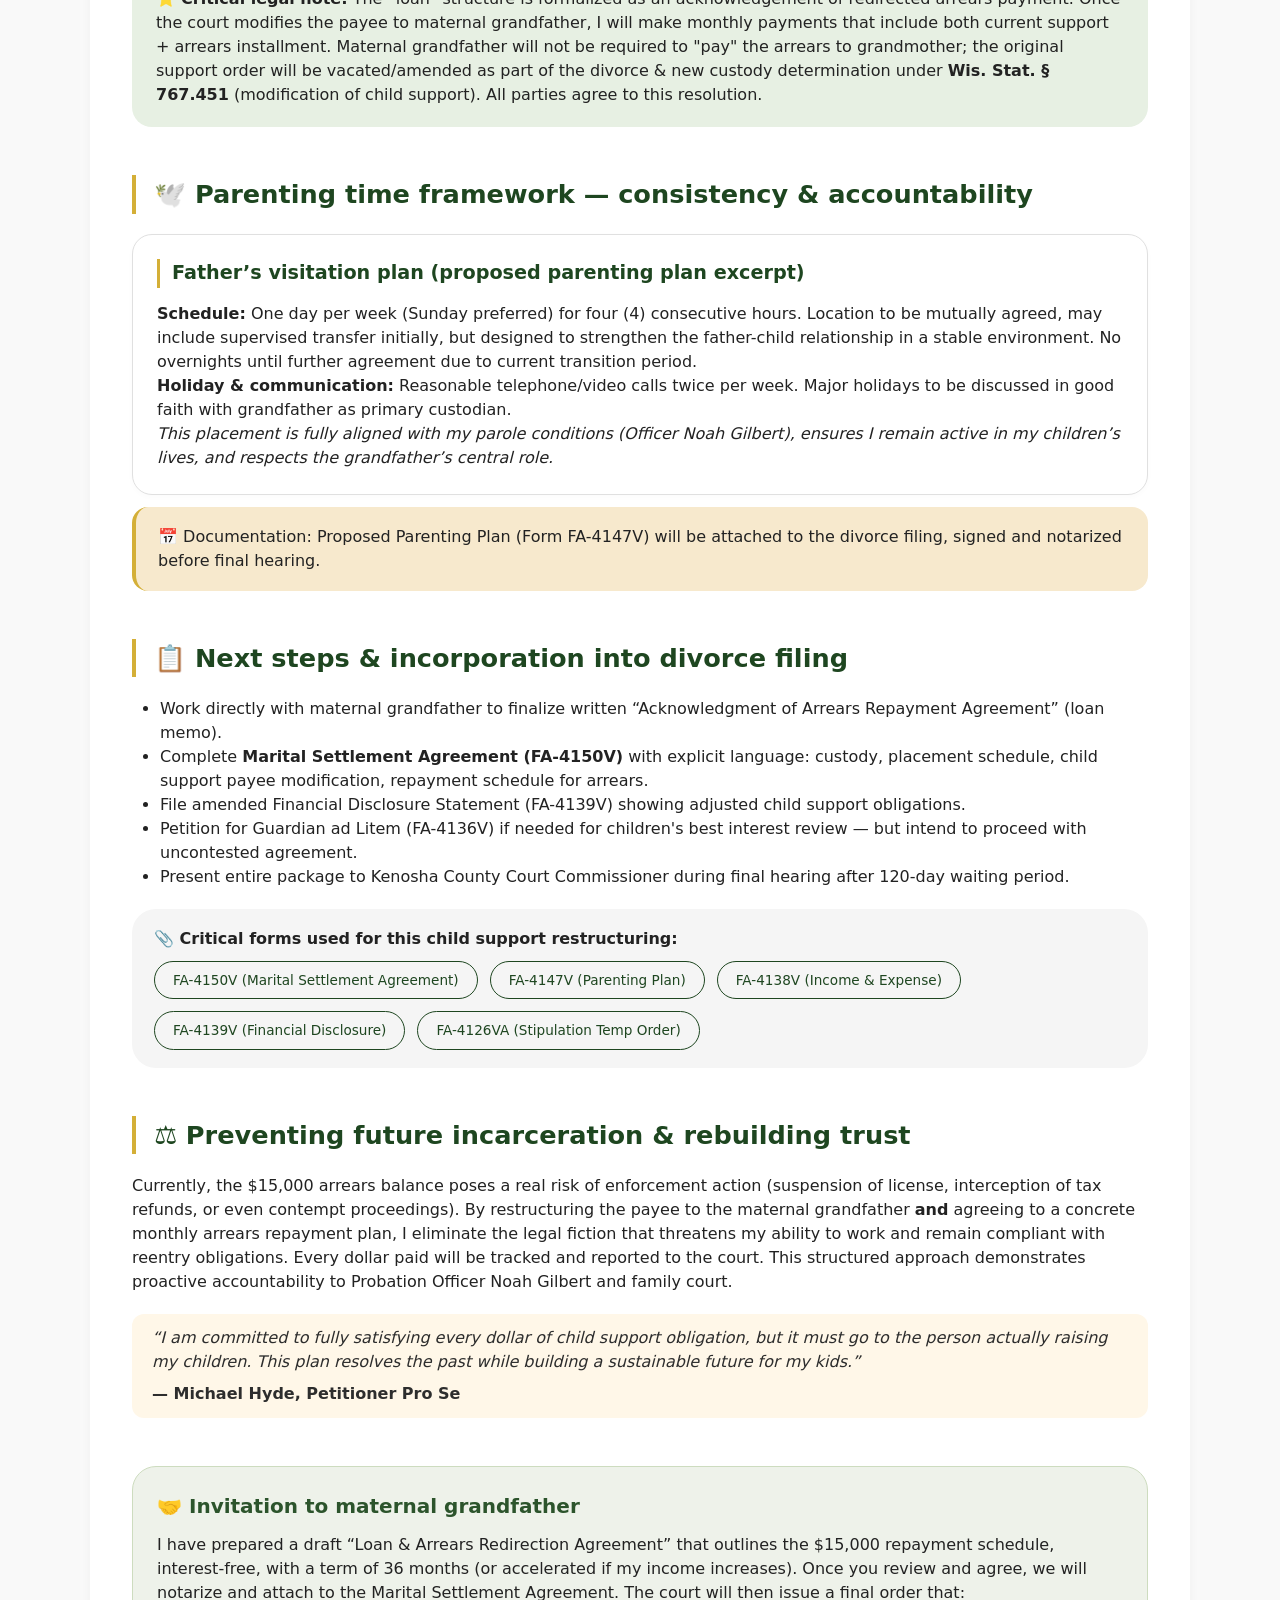
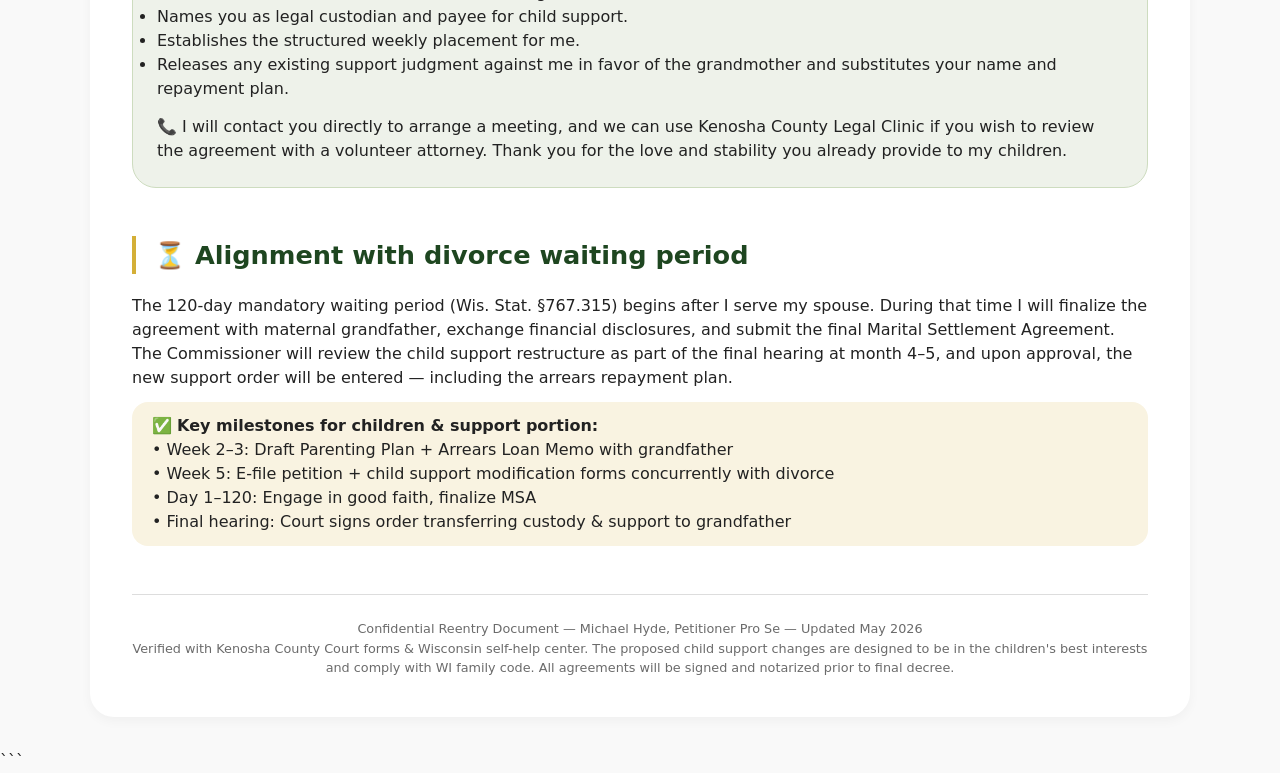
<file: content/children-support.html>
<!DOCTYPE html>
<html lang="en">
<head>
    <meta charset="UTF-8">
    <meta name="viewport" content="width=device-width, initial-scale=1.0, user-scalable=yes">
    <title>Children & Child Support Plan | Michael Hyde Reentry</title>
    <style>
        * {
            margin: 0;
            padding: 0;
            box-sizing: border-box;
        }

        /* ---------- GLOBAL + REENTRY CARD STYLES (preserved from original) ---------- */
        :root {
            --primary-color: #1e4620;      /* Deep Institutional Green */
            --secondary-color: #d4af37;     /* Muted Gold Accent */
            --dark-text: #222222;
            --light-bg: #f9f9f9;
            --white: #ffffff;
            --border-color: #e0e0e0;
            --support-bg: #fffaf0;
            --card-shadow: 0 4px 12px rgba(0, 0, 0, 0.04);
            --highlight-gold: #f7e9cd;
        }

        body {
            font-family: system-ui, -apple-system, 'Segoe UI', Roboto, Helvetica, Arial, sans-serif;
            line-height: 1.5;
            color: var(--dark-text);
            background-color: var(--light-bg);
            /* removed padding-top: 70px; sticky nav now handles spacing naturally */
        }

        /* main container */
        .container {
            max-width: 1100px;
            margin: 32px auto;
            background: var(--white);
            padding: 40px 42px;
            border-radius: 24px;
            box-shadow: var(--card-shadow);
            border-top: 6px solid var(--primary-color);
        }

        /* header & meta */
        header {
            margin-bottom: 32px;
            border-bottom: 2px solid #eee;
            padding-bottom: 20px;
        }

        h1 {
            color: var(--primary-color);
            font-size: 2rem;
            letter-spacing: -0.2px;
            margin-bottom: 8px;
        }

        .page-subtitle {
            font-size: 1.1rem;
            color: #5a6e5a;
            font-weight: 500;
            border-left: 4px solid var(--secondary-color);
            padding-left: 16px;
            margin-top: 8px;
        }

        /* meta badge row */
        .meta-badge-row {
            display: flex;
            flex-wrap: wrap;
            gap: 20px;
            background: #f4f7f2;
            padding: 18px 24px;
            border-radius: 20px;
            margin-bottom: 32px;
        }

        .meta-chip {
            flex: 1;
            min-width: 160px;
        }

        .meta-chip span:first-child {
            font-size: 0.7rem;
            text-transform: uppercase;
            font-weight: 600;
            color: #3b5c3b;
            letter-spacing: 0.5px;
        }

        .meta-chip p {
            font-weight: 700;
            font-size: 1rem;
            color: #1e2e1e;
            margin-top: 4px;
        }

        /* section styling */
        section {
            margin-bottom: 48px;
        }

        h2 {
            font-size: 1.6rem;
            color: var(--primary-color);
            border-left: 4px solid var(--secondary-color);
            padding-left: 18px;
            margin-bottom: 20px;
            font-weight: 600;
        }

        h3 {
            font-size: 1.25rem;
            font-weight: 600;
            color: #2c542c;
            margin: 24px 0 12px 0;
            display: flex;
            align-items: center;
            gap: 8px;
        }

        .card-grid {
            display: grid;
            grid-template-columns: repeat(auto-fit, minmax(300px, 1fr));
            gap: 24px;
            margin: 24px 0;
        }

        .info-card {
            background: var(--white);
            border: 1px solid var(--border-color);
            border-radius: 20px;
            padding: 24px;
            transition: all 0.2s;
            box-shadow: 0 2px 6px rgba(0,0,0,0.02);
        }

        .info-card h4 {
            font-size: 1.2rem;
            font-weight: 700;
            margin-bottom: 14px;
            color: #1e4620;
            border-left: 3px solid var(--secondary-color);
            padding-left: 12px;
        }

        .highlight-badge {
            background: var(--highlight-gold);
            border-left: 4px solid var(--secondary-color);
            padding: 18px 22px;
            border-radius: 16px;
            margin: 24px 0;
            font-weight: 500;
        }

        .legal-box {
            background: #eef4ea;
            padding: 20px 24px;
            border-radius: 20px;
            margin: 20px 0;
        }

        .comparison-table {
            width: 100%;
            border-collapse: collapse;
            background: #fff;
            border-radius: 16px;
            overflow: hidden;
            box-shadow: 0 1px 2px rgba(0,0,0,0.05);
        }

        .comparison-table th {
            background-color: #e9f0e5;
            text-align: left;
            padding: 12px 16px;
            font-weight: 700;
            color: #1e4620;
        }

        .comparison-table td {
            border-bottom: 1px solid var(--border-color);
            padding: 12px 16px;
            vertical-align: top;
        }

        .payment-flow {
            background: #fef9e6;
            border-radius: 20px;
            padding: 20px;
            font-family: monospace;
        }

        .btn-outline {
            display: inline-block;
            padding: 8px 18px;
            border: 1px solid var(--primary-color);
            border-radius: 40px;
            color: var(--primary-color);
            font-weight: 500;
            text-decoration: none;
            font-size: 0.85rem;
            transition: 0.2s;
        }

        .btn-outline:hover {
            background: var(--primary-color);
            color: white;
        }

        .footer-note {
            margin-top: 48px;
            padding-top: 24px;
            border-top: 1px solid #ddd;
            text-align: center;
            font-size: 0.8rem;
            color: #6b6b6b;
        }

        @media (max-width: 760px) {
            .container {
                padding: 24px 20px;
            }
            h1 {
                font-size: 1.6rem;
            }
        }

        .quote-sign {
            font-style: italic;
            margin: 20px 0 0;
            padding: 12px 20px;
            background: #fff7e8;
            border-radius: 12px;
            color: #2d2d2d;
        }

        /* ---------- IDENTICAL NAVBAR FROM LEGAL-DIVORCE.HTML (sticky, exact styles) ---------- */
        .site-nav {
            background: #1e4620;
            box-shadow: 0 4px 12px rgba(0, 0, 0, 0.05);
            position: sticky;
            top: 0;
            z-index: 100;
        }

        .nav-container {
            max-width: 1300px;
            margin: 0 auto;
            padding: 0 24px;
            display: flex;
            flex-wrap: wrap;
            align-items: center;
            justify-content: space-between;
        }

        .logo-area {
            padding: 12px 0;
        }

        .logo {
            font-weight: 700;
            font-size: 1.3rem;
            color: #f9f3d9;
            text-decoration: none;
            letter-spacing: -0.3px;
            background: #2b5e2a;
            padding: 6px 14px;
            border-radius: 40px;
            transition: 0.2s;
        }

        .logo:hover {
            background: #3f7840;
            color: white;
        }

        .nav-links {
            display: flex;
            flex-wrap: wrap;
            list-style: none;
            gap: 6px;
            padding: 8px 0;
        }

        .nav-links li a {
            display: inline-block;
            padding: 8px 16px;
            font-weight: 500;
            text-decoration: none;
            color: #eef5e6;
            border-radius: 30px;
            font-size: 0.9rem;
            transition: all 0.2s ease;
            background: transparent;
        }

        .nav-links li a:hover {
            background: #2d5e2b;
            color: white;
            transform: translateY(-1px);
        }

        .nav-links li a.active {
            background: #f9b81b;
            color: #1e3a1a;
            box-shadow: 0 2px 6px rgba(0,0,0,0.1);
            font-weight: 600;
        }

        @media (max-width: 700px) {
            .nav-container {
                flex-direction: column;
                align-items: stretch;
            }
            .nav-links {
                justify-content: center;
                margin-bottom: 8px;
            }
            .nav-links li a {
                padding: 5px 12px;
                font-size: 0.8rem;
            }
        }
    </style>
</head>
<body>

<!-- ========== IDENTICAL NAVIGATION BAR (from legal-divorce.html, active set to Child Support) ========== -->
<nav class="site-nav">
    <div class="nav-container">
        <div class="logo-area">
            <a href="../index.html" class="logo">⚖️ Hyde Reentry Compass</a>
        </div>
        <ul class="nav-links">
            <li><a href="../index.html">🏠 Dashboard</a></li>
            <li><a href="filing-steps.html">📋 Filing Steps</a></li>
            <li><a href="legal-divorce.html">⚖️ Divorce & Custody</a></li>
            <li><a href="children-support.html" class="active">👶 Child Support</a></li>
            <li><a href="family-framework.html">🏡 Family Framework</a></li>
            <li><a href="daily-structure.html">⏰ Daily Structure</a></li>
            <li><a href="personal-growth.html">🌱 Personal Growth</a></li>
            <li><a href="costs-resources.html">💰 Costs & Resources</a></li>
            <li><a href="timeline.html">📅 Timeline</a></li>
            <li><a href="arrears-agreement.html">📄 Arrears Agreement</a></li>
        </ul>
    </div>
</nav>

<!-- MAIN CONTENT (fully preserved from original children-support.html) -->
<div class="container">
    <header>
        <h1>Children & Child Support Plan</h1>
        <div class="page-subtitle">Proposed legal restructuring — Custody, placement & financial realignment</div>
    </header>

    <div class="meta-badge-row">
        <div class="meta-chip"><span>Current Arrears Balance</span><p>$15,000 (owed to maternal grandmother — legal fiction)</p></div>
        <div class="meta-chip"><span>Primary Caregiver (de facto)</span><p>Maternal grandfather · 100% physical placement</p></div>
        <div class="meta-chip"><span>Proposed Custody Shift</span><p>Legal custody + physical to maternal grandfather</p></div>
        <div class="meta-chip"><span>Parenting Time (father)</span><p>4 hours weekly — structured, consistent</p></div>
    </div>

    <!-- CURRENT SITUATION vs REALITY -->
    <section>
        <h2>📌 Current situation vs. legal reality</h2>
        <div class="card-grid">
            <div class="info-card">
                <h4>⚖️ Court records (fiction)</h4>
                <ul style="margin-left: 20px; margin-top: 8px; color: #333;">
                    <li>Child support recipient: <strong>Maternal grandmother</strong> (no contact with children)</li>
                    <li>Arrears $15,000 legally owed to grandmother</li>
                    <li>No formal custody order naming maternal grandfather</li>
                </ul>
            </div>
            <div class="info-card">
                <h4>🏠 Actual family arrangement</h4>
                <ul style="margin-left: 20px; margin-top: 8px; color: #333;">
                    <li>Children reside 100% of time with <strong>maternal grandfather</strong></li>
                    <li>Grandfather provides all daily care, housing, education & health decisions</li>
                    <li>Maternal grandmother absent, no involvement since divorce from grandfather</li>
                </ul>
            </div>
        </div>
        <div class="highlight-badge">
            🔄 <strong>Core legal fix:</strong> The divorce action will terminate the legal fiction. I am filing to correct the child support payee, extinguish the inaccurate obligation, and establish an enforceable order that matches reality — protecting children’s best interests.
        </div>
    </section>

    <!-- PROPOSED CUSTODY ORDER -->
    <section>
        <h2>📝 Proposed court order — full custody to maternal grandfather</h2>
        <div class="legal-box">
            <p style="font-weight: 500; margin-bottom: 12px;">Request to Kenosha County Circuit Court (Family Court Commissioner Elizabeth Pfeuffer):</p>
            <ul style="margin-left: 24px;">
                <li><strong>Legal Custody & Physical Placement:</strong> Maternal grandfather shall be awarded <strong>100% legal custody</strong> and <strong>100% physical placement</strong> of both minor children. He is the <em>de facto</em> primary caregiver.</li>
                <li><strong>Father’s placement (Michael Hyde):</strong> Consistent, structured parenting time of <strong>one day per week for four (4) hours</strong> (e.g., Sunday 1pm–5pm), subject to parole coordination and grandfather’s convenience. This preserves parental bond while respecting children’s stability.</li>
                <li><strong>Child Support Payee Modification:</strong> All future child support payments — both ongoing monthly support AND payments toward the $15,000 arrears — shall be made directly to <strong>maternal grandfather</strong>, not the maternal grandmother.</li>
            </ul>
        </div>
        <p style="margin-top: 10px;">This court order will supersede any previous support orders, creating a clean, enforceable structure that serves the children’s actual home. The arrangement will be incorporated into the <strong>Marital Settlement Agreement (Form FA-4150V)</strong> and Parenting Plan (FA-4147V).</p>
    </section>

    <!-- THE $15,000 ARREARS "LOAN" PROPOSAL -->
    <section>
        <h2>💰 The $15,000 arrears solution — good faith 'loan' framework</h2>
        <div class="info-card" style="background: #f9f6ef;">
            <h4>📄 Formal request to maternal grandfather</h4>
            <p><strong>“I am asking you to formally ‘loan’ me the $15,000 child support arrears that the court currently shows I owe to your ex-wife.</strong> In practice, after the court enters a new order naming you as the payee, I will make a single monthly payment to you that includes:</p>
            <ul style="margin: 12px 0 12px 24px;">
                <li>(1) my ongoing monthly child support obligation (calculated under Wisconsin child support guidelines, 21% of income for two children);</li>
                <li>(2) an agreed-upon monthly amount toward the $15,000 arrears until the full balance is repaid.</li>
            </ul>
            <p>Every dollar — both ongoing support and arrears repayment — goes directly to <strong>you</strong> for the benefit of the children in your home. In exchange for you ‘loaning’ me the arrears (i.e., accepting repayment rather than your ex-wife), I fully satisfy the $15,000 debt through those monthly payments.”</p>
            <div style="margin-top: 16px; background: white; border-radius: 14px; padding: 14px; border: 1px solid #e2dccd;">
                <p style="font-weight: 700;">Why this works for grandfather:</p>
                <p>✔ He gains legal custody and direct child support income.<br>
                ✔ The $15,000 arrears will be repaid to him, not lost to a non-custodial grandmother.<br>
                ✔ Provides a predictable, court-monitored financial stream for the children’s needs.</p>
            </div>
        </div>

        <!-- Illustrative repayment table -->
        <h3>📊 Illustrative monthly payment structure (sample)</h3>
        <table class="comparison-table">
            <thead>
                <tr><th>Component</th><th>Estimated Amount</th><th>Recipient</th></tr>
            </thead>
            <tbody>
                <tr><td>Ongoing monthly child support (projected: $4,800 net income → approx. 21% guideline)</td><td><strong>$816 / month</strong></td><td>Maternal grandfather</td></tr>
                <tr><td>Arrears repayment ($15,000 over 36 months @ 0% interest, as proposed)</td><td><strong>$417 / month</strong></td><td>Maternal grandfather</td></tr>
                <tr style="background:#f1f3ea;"><td><strong>Total monthly payment to grandfather</strong></td><td><strong>$1,233 / month</strong></td><td>Direct household support + arrears satisfaction</td></tr>
            </tbody>
        </table>
        <p class="quote-sign" style="margin-top: 16px;">📌 Actual ongoing support amount will be set per Wisconsin child support guidelines, but the “loan” agreement ensures the full arrears balance is repaid to the actual caregiver, protecting the children and resolving my legal risk of incarceration.</p>
    </section>

    <!-- BENEFITS BREAKDOWN -->
    <section>
        <h2>✅ Why this approach benefits everyone</h2>
        <div class="card-grid">
            <div class="info-card"><h4>👶 For the children</h4>All support money flows to the home where they reside 100% of the time. Legal clarity reduces future conflict, and grandfather receives financial means for housing, health, and education.</div>
            <div class="info-card"><h4>🧓 For maternal grandfather</h4>Obtains formal legal custody, child support income, and structured repayment of $15k arrears — money he can use for the children’s needs. The court order reflects his true role.</div>
            <div class="info-card"><h4>🧑‍⚖️ For Michael (father)</h4>Resolves the $15,000 arrears in a way that directly supports his children; maintains 4-hour weekly placement; prevents future incarceration or wage garnishment tied to outdated obligation.</div>
            <div class="info-card"><h4>🏛️ For the court</h4>Ends an informal, legally inaccurate arrangement. Replaces it with a clean, enforceable order based on actual facts (custody, payee, placement). Promotes efficiency and child welfare.</div>
        </div>
        <div class="legal-box" style="background: #e7f0e3;">
            <p>⭐ <strong>Critical legal note:</strong> The “loan” structure is formalized as an acknowledgement of redirected arrears payment. Once the court modifies the payee to maternal grandfather, I will make monthly payments that include both current support + arrears installment. Maternal grandfather will not be required to "pay" the arrears to grandmother; the original support order will be vacated/amended as part of the divorce & new custody determination under <strong>Wis. Stat. § 767.451</strong> (modification of child support). All parties agree to this resolution.</p>
        </div>
    </section>

    <!-- MY PLACEMENT: 4 HOURS/WEEK + STRUCTURE -->
    <section>
        <h2>🕊️ Parenting time framework — consistency & accountability</h2>
        <div class="info-card" style="margin-bottom: 12px;">
            <h4>Father’s visitation plan (proposed parenting plan excerpt)</h4>
            <p><strong>Schedule:</strong> One day per week (Sunday preferred) for four (4) consecutive hours. Location to be mutually agreed, may include supervised transfer initially, but designed to strengthen the father-child relationship in a stable environment. No overnights until further agreement due to current transition period.</p>
            <p><strong>Holiday & communication:</strong> Reasonable telephone/video calls twice per week. Major holidays to be discussed in good faith with grandfather as primary custodian.</p>
            <p><em>This placement is fully aligned with my parole conditions (Officer Noah Gilbert), ensures I remain active in my children’s lives, and respects the grandfather’s central role.</em></p>
        </div>
        <div class="highlight-badge" style="margin-top: 8px;">
            📅 Documentation: Proposed Parenting Plan (Form FA-4147V) will be attached to the divorce filing, signed and notarized before final hearing.
        </div>
    </section>

    <!-- NEXT STEPS + LEGAL FORMS -->
    <section>
        <h2>📋 Next steps & incorporation into divorce filing</h2>
        <ul style="margin-left: 28px; margin-bottom: 20px;">
            <li>Work directly with maternal grandfather to finalize written “Acknowledgment of Arrears Repayment Agreement” (loan memo).</li>
            <li>Complete <strong>Marital Settlement Agreement (FA-4150V)</strong> with explicit language: custody, placement schedule, child support payee modification, repayment schedule for arrears.</li>
            <li>File amended Financial Disclosure Statement (FA-4139V) showing adjusted child support obligations.</li>
            <li>Petition for Guardian ad Litem (FA-4136V) if needed for children's best interest review — but intend to proceed with uncontested agreement.</li>
            <li>Present entire package to Kenosha County Court Commissioner during final hearing after 120-day waiting period.</li>
        </ul>
        <div style="background:#f5f5f5; border-radius: 24px; padding: 18px 22px;">
            <p style="font-weight: 700;">📎 Critical forms used for this child support restructuring:</p>
            <div style="display: flex; flex-wrap: wrap; gap: 12px; margin-top: 10px;">
                <span class="btn-outline">FA-4150V (Marital Settlement Agreement)</span>
                <span class="btn-outline">FA-4147V (Parenting Plan)</span>
                <span class="btn-outline">FA-4138V (Income & Expense)</span>
                <span class="btn-outline">FA-4139V (Financial Disclosure)</span>
                <span class="btn-outline">FA-4126VA (Stipulation Temp Order)</span>
            </div>
        </div>
    </section>

    <!-- TRANSPARENCY, ARREARS & INCARCERATION PREVENTION -->
    <section>
        <h2>⚖️ Preventing future incarceration & rebuilding trust</h2>
        <p>Currently, the $15,000 arrears balance poses a real risk of enforcement action (suspension of license, interception of tax refunds, or even contempt proceedings). By restructuring the payee to the maternal grandfather <strong>and</strong> agreeing to a concrete monthly arrears repayment plan, I eliminate the legal fiction that threatens my ability to work and remain compliant with reentry obligations. Every dollar paid will be tracked and reported to the court. This structured approach demonstrates proactive accountability to Probation Officer Noah Gilbert and family court.</p>
        <div class="quote-sign">
            “I am committed to fully satisfying every dollar of child support obligation, but it must go to the person actually raising my children. This plan resolves the past while building a sustainable future for my kids.”
            <div style="margin-top: 8px; font-style: normal; font-weight: bold;">— Michael Hyde, Petitioner Pro Se</div>
        </div>
    </section>

    <!-- AFFIRMATION AND CONTACT FOR GRANDFATHER -->
    <section>
        <div style="background: #eef2ea; border-radius: 24px; padding: 24px; border: 1px solid #cddcbf;">
            <h3 style="margin-top: 0;">🤝 Invitation to maternal grandfather</h3>
            <p>I have prepared a draft “Loan & Arrears Redirection Agreement” that outlines the $15,000 repayment schedule, interest-free, with a term of 36 months (or accelerated if my income increases). Once you review and agree, we will notarize and attach to the Marital Settlement Agreement. The court will then issue a final order that:</p>
            <ul>
                <li>Names you as legal custodian and payee for child support.</li>
                <li>Establishes the structured weekly placement for me.</li>
                <li>Releases any existing support judgment against me in favor of the grandmother and substitutes your name and repayment plan.</li>
            </ul>
            <p style="margin-top: 14px;">📞 I will contact you directly to arrange a meeting, and we can use Kenosha County Legal Clinic if you wish to review the agreement with a volunteer attorney. Thank you for the love and stability you already provide to my children.</p>
        </div>
    </section>

    <!-- TIMELINE MILESTONE (INTEGRATION WITH DIVORCE TIMELINE) -->
    <section>
        <h2>⏳ Alignment with divorce waiting period</h2>
        <p>The 120-day mandatory waiting period (Wis. Stat. §767.315) begins after I serve my spouse. During that time I will finalize the agreement with maternal grandfather, exchange financial disclosures, and submit the final Marital Settlement Agreement. The Commissioner will review the child support restructure as part of the final hearing at month 4–5, and upon approval, the new support order will be entered — including the arrears repayment plan.</p>
        <div style="background-color: #f9f3e1; border-radius: 16px; padding: 12px 20px; margin-top: 12px;">
            ✅ <strong>Key milestones for children & support portion:</strong><br>
            • Week 2–3: Draft Parenting Plan + Arrears Loan Memo with grandfather<br>
            • Week 5: E-file petition + child support modification forms concurrently with divorce<br>
            • Day 1–120: Engage in good faith, finalize MSA<br>
            • Final hearing: Court signs order transferring custody & support to grandfather<br>
        </div>
    </section>

    <footer class="footer-note">
        Confidential Reentry Document — Michael Hyde, Petitioner Pro Se — Updated May 2026<br>
        Verified with Kenosha County Court forms & Wisconsin self-help center. The proposed child support changes are designed to be in the children's best interests and comply with WI family code. All agreements will be signed and notarized prior to final decree.
    </footer>
</div>

</body>
</html>
```
</file>
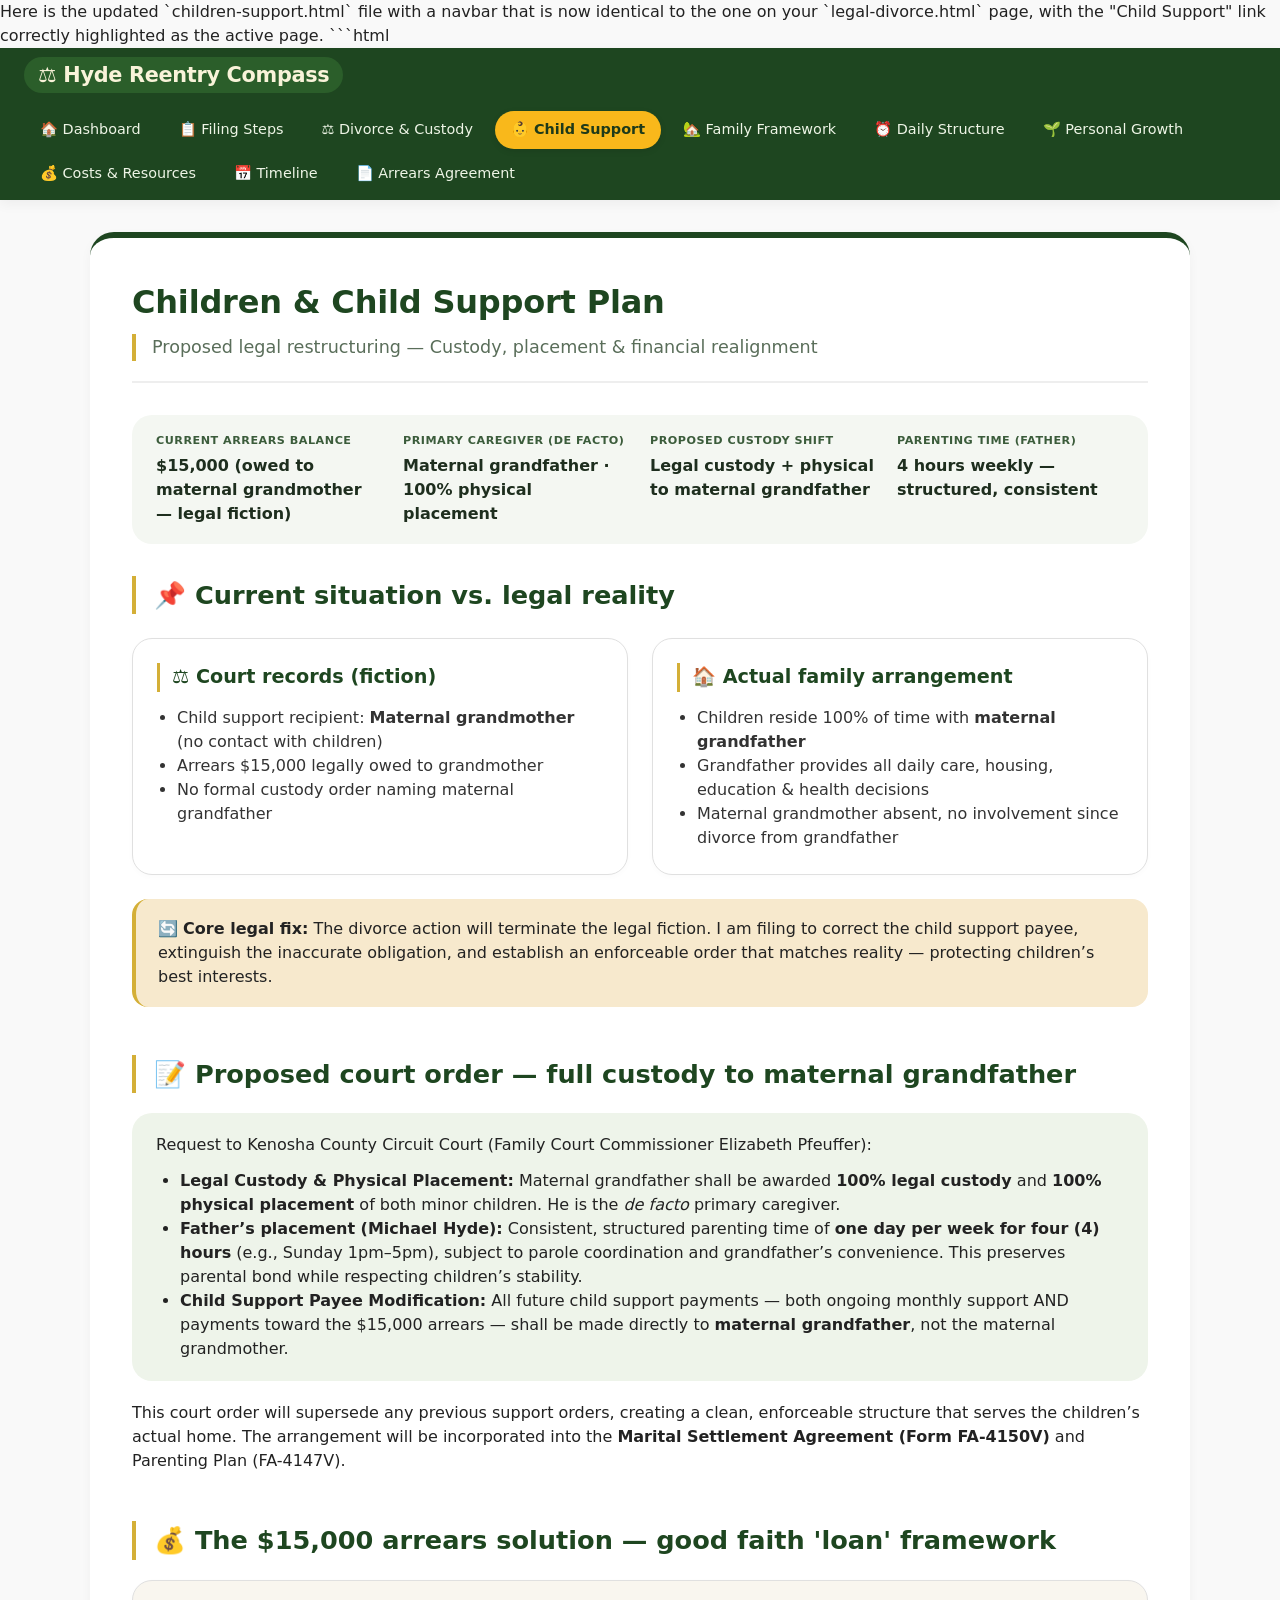
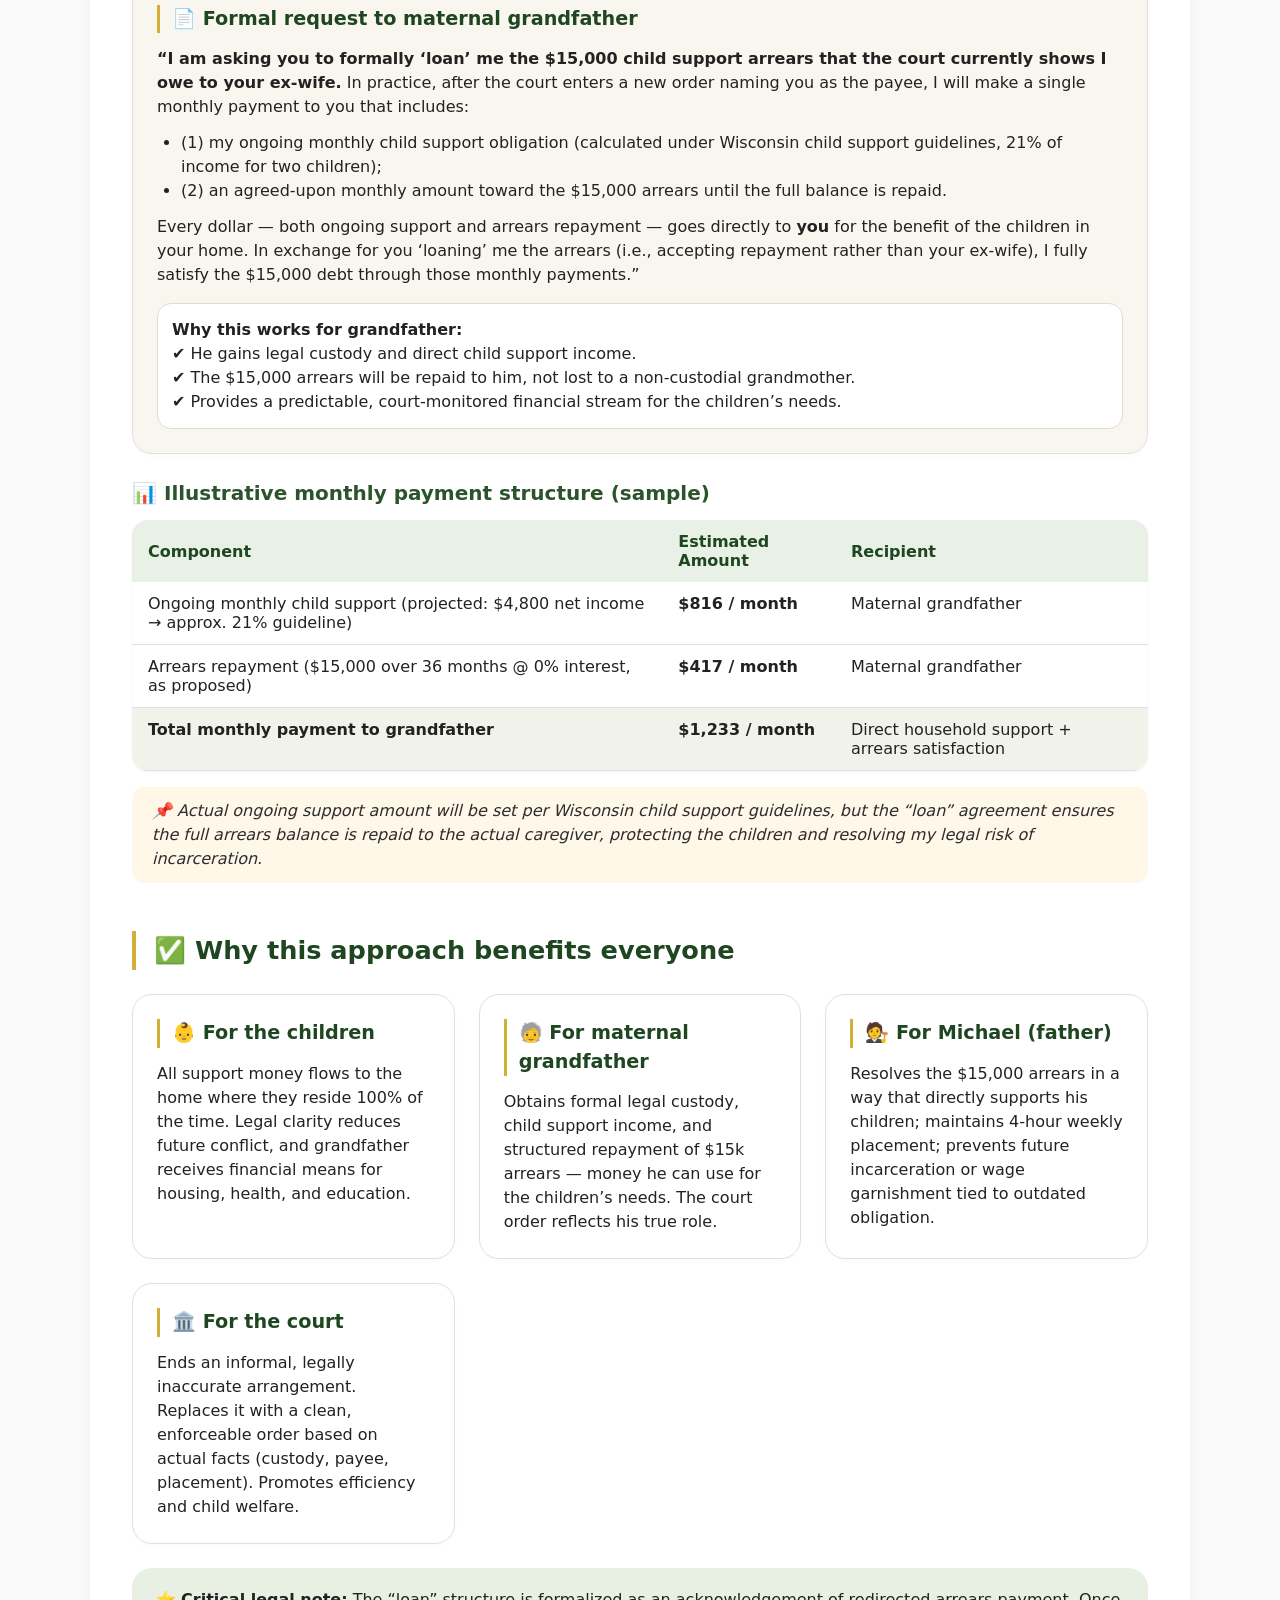
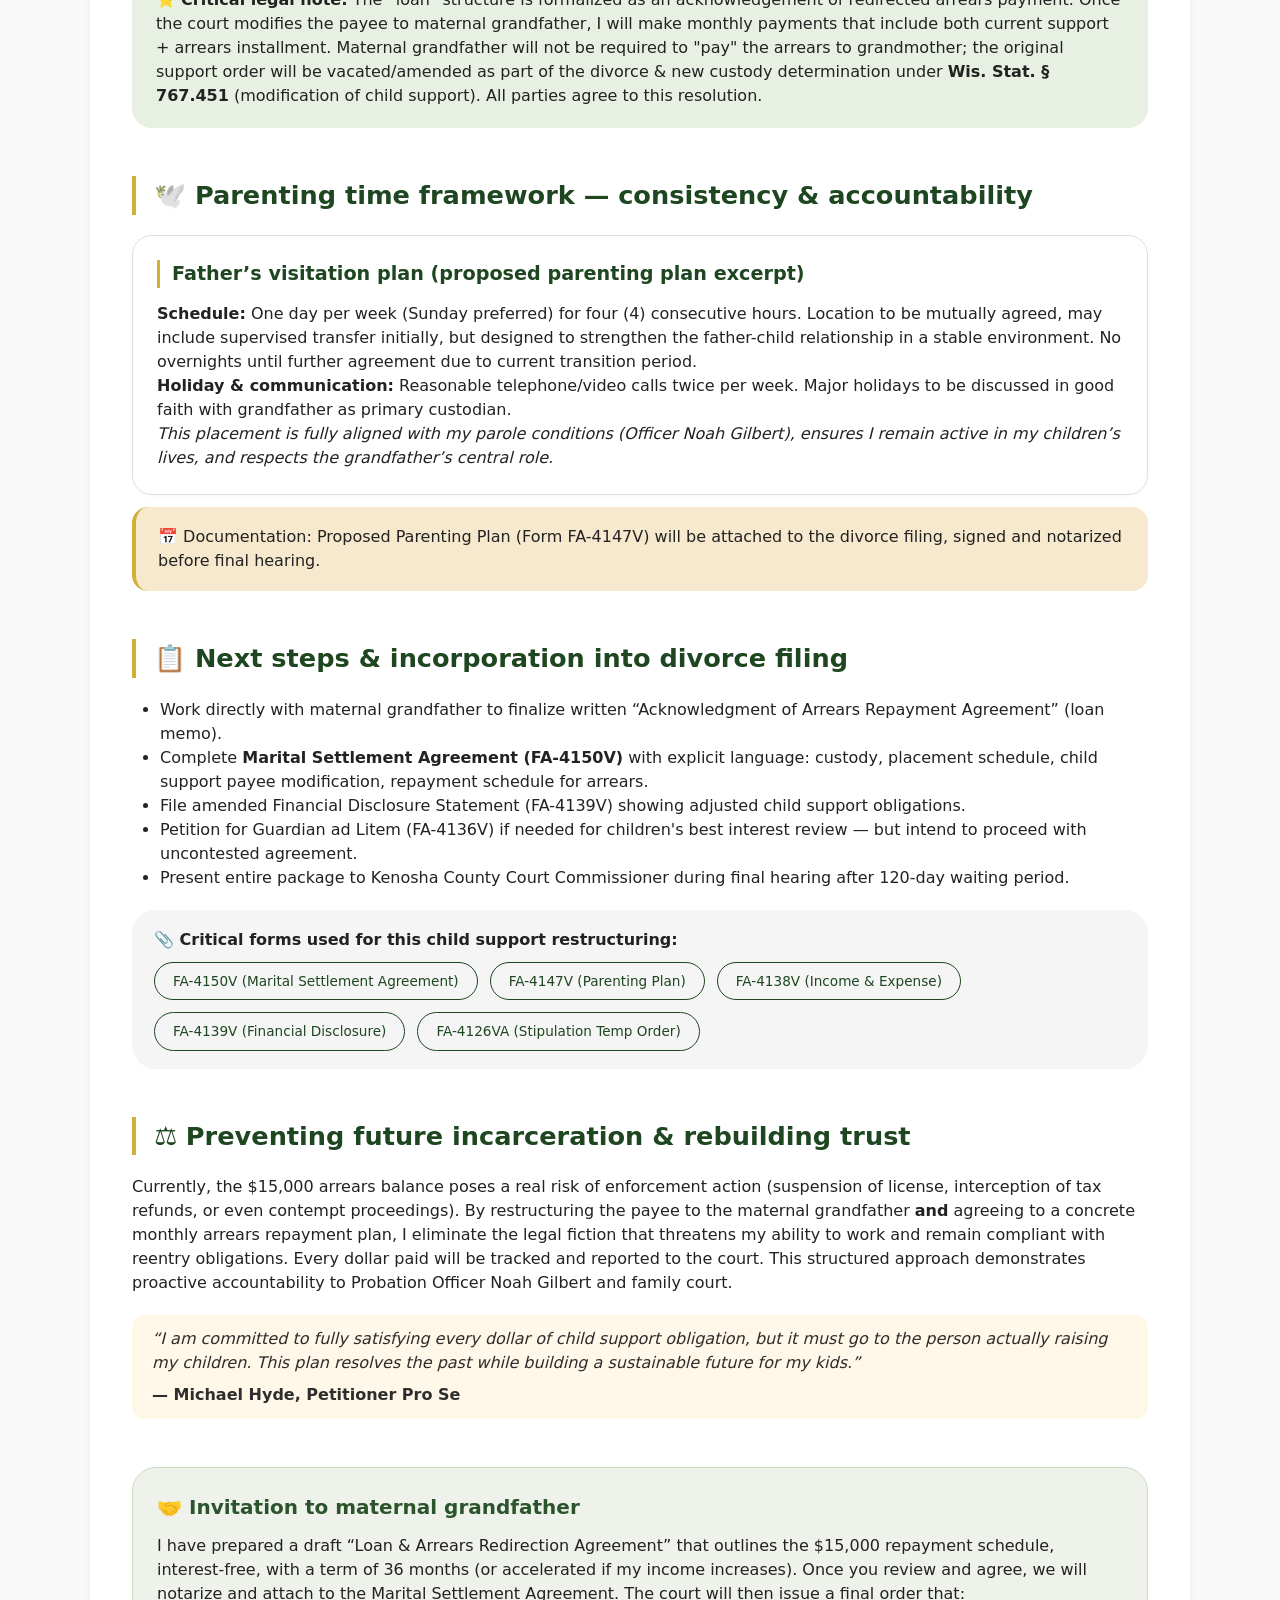
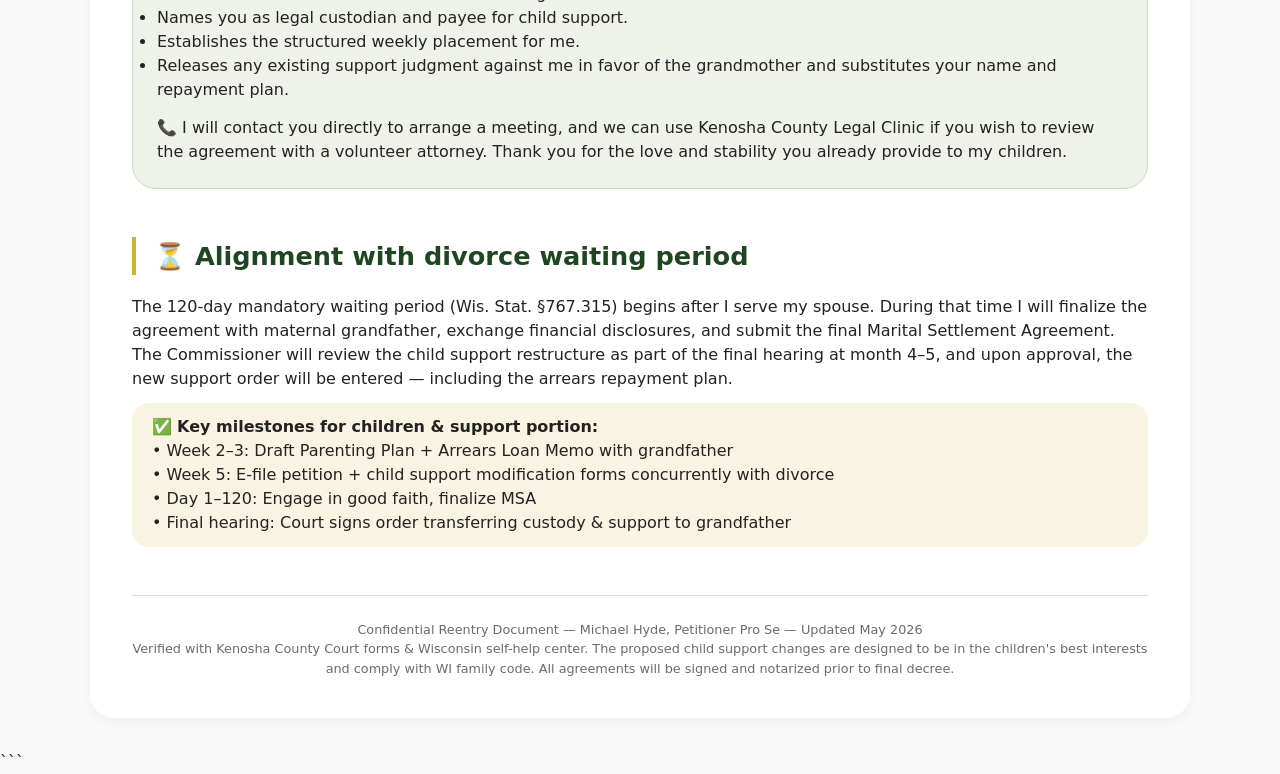
<file: content/children-support1.html>
Here is the updated `children-support.html` file with a navbar that is now identical to the one on your `legal-divorce.html` page, with the "Child Support" link correctly highlighted as the active page.
```html
<!DOCTYPE html>
<html lang="en">
<head>
    <meta charset="UTF-8">
    <meta name="viewport" content="width=device-width, initial-scale=1.0, user-scalable=yes">
    <title>Children & Child Support Plan | Michael Hyde Reentry</title>
    <style>
        * {
            margin: 0;
            padding: 0;
            box-sizing: border-box;
        }

        /* ---------- GLOBAL + REENTRY CARD STYLES (preserved from original) ---------- */
        :root {
            --primary-color: #1e4620;      /* Deep Institutional Green */
            --secondary-color: #d4af37;     /* Muted Gold Accent */
            --dark-text: #222222;
            --light-bg: #f9f9f9;
            --white: #ffffff;
            --border-color: #e0e0e0;
            --support-bg: #fffaf0;
            --card-shadow: 0 4px 12px rgba(0, 0, 0, 0.04);
            --highlight-gold: #f7e9cd;
        }

        body {
            font-family: system-ui, -apple-system, 'Segoe UI', Roboto, Helvetica, Arial, sans-serif;
            line-height: 1.5;
            color: var(--dark-text);
            background-color: var(--light-bg);
            /* removed padding-top: 70px; sticky nav now handles spacing naturally */
        }

        /* main container */
        .container {
            max-width: 1100px;
            margin: 32px auto;
            background: var(--white);
            padding: 40px 42px;
            border-radius: 24px;
            box-shadow: var(--card-shadow);
            border-top: 6px solid var(--primary-color);
        }

        /* header & meta */
        header {
            margin-bottom: 32px;
            border-bottom: 2px solid #eee;
            padding-bottom: 20px;
        }

        h1 {
            color: var(--primary-color);
            font-size: 2rem;
            letter-spacing: -0.2px;
            margin-bottom: 8px;
        }

        .page-subtitle {
            font-size: 1.1rem;
            color: #5a6e5a;
            font-weight: 500;
            border-left: 4px solid var(--secondary-color);
            padding-left: 16px;
            margin-top: 8px;
        }

        /* meta badge row */
        .meta-badge-row {
            display: flex;
            flex-wrap: wrap;
            gap: 20px;
            background: #f4f7f2;
            padding: 18px 24px;
            border-radius: 20px;
            margin-bottom: 32px;
        }

        .meta-chip {
            flex: 1;
            min-width: 160px;
        }

        .meta-chip span:first-child {
            font-size: 0.7rem;
            text-transform: uppercase;
            font-weight: 600;
            color: #3b5c3b;
            letter-spacing: 0.5px;
        }

        .meta-chip p {
            font-weight: 700;
            font-size: 1rem;
            color: #1e2e1e;
            margin-top: 4px;
        }

        /* section styling */
        section {
            margin-bottom: 48px;
        }

        h2 {
            font-size: 1.6rem;
            color: var(--primary-color);
            border-left: 4px solid var(--secondary-color);
            padding-left: 18px;
            margin-bottom: 20px;
            font-weight: 600;
        }

        h3 {
            font-size: 1.25rem;
            font-weight: 600;
            color: #2c542c;
            margin: 24px 0 12px 0;
            display: flex;
            align-items: center;
            gap: 8px;
        }

        .card-grid {
            display: grid;
            grid-template-columns: repeat(auto-fit, minmax(300px, 1fr));
            gap: 24px;
            margin: 24px 0;
        }

        .info-card {
            background: var(--white);
            border: 1px solid var(--border-color);
            border-radius: 20px;
            padding: 24px;
            transition: all 0.2s;
            box-shadow: 0 2px 6px rgba(0,0,0,0.02);
        }

        .info-card h4 {
            font-size: 1.2rem;
            font-weight: 700;
            margin-bottom: 14px;
            color: #1e4620;
            border-left: 3px solid var(--secondary-color);
            padding-left: 12px;
        }

        .highlight-badge {
            background: var(--highlight-gold);
            border-left: 4px solid var(--secondary-color);
            padding: 18px 22px;
            border-radius: 16px;
            margin: 24px 0;
            font-weight: 500;
        }

        .legal-box {
            background: #eef4ea;
            padding: 20px 24px;
            border-radius: 20px;
            margin: 20px 0;
        }

        .comparison-table {
            width: 100%;
            border-collapse: collapse;
            background: #fff;
            border-radius: 16px;
            overflow: hidden;
            box-shadow: 0 1px 2px rgba(0,0,0,0.05);
        }

        .comparison-table th {
            background-color: #e9f0e5;
            text-align: left;
            padding: 12px 16px;
            font-weight: 700;
            color: #1e4620;
        }

        .comparison-table td {
            border-bottom: 1px solid var(--border-color);
            padding: 12px 16px;
            vertical-align: top;
        }

        .payment-flow {
            background: #fef9e6;
            border-radius: 20px;
            padding: 20px;
            font-family: monospace;
        }

        .btn-outline {
            display: inline-block;
            padding: 8px 18px;
            border: 1px solid var(--primary-color);
            border-radius: 40px;
            color: var(--primary-color);
            font-weight: 500;
            text-decoration: none;
            font-size: 0.85rem;
            transition: 0.2s;
        }

        .btn-outline:hover {
            background: var(--primary-color);
            color: white;
        }

        .footer-note {
            margin-top: 48px;
            padding-top: 24px;
            border-top: 1px solid #ddd;
            text-align: center;
            font-size: 0.8rem;
            color: #6b6b6b;
        }

        @media (max-width: 760px) {
            .container {
                padding: 24px 20px;
            }
            h1 {
                font-size: 1.6rem;
            }
        }

        .quote-sign {
            font-style: italic;
            margin: 20px 0 0;
            padding: 12px 20px;
            background: #fff7e8;
            border-radius: 12px;
            color: #2d2d2d;
        }

        /* ---------- IDENTICAL NAVBAR FROM LEGAL-DIVORCE.HTML (sticky, exact styles) ---------- */
        .site-nav {
            background: #1e4620;
            box-shadow: 0 4px 12px rgba(0, 0, 0, 0.05);
            position: sticky;
            top: 0;
            z-index: 100;
        }

        .nav-container {
            max-width: 1300px;
            margin: 0 auto;
            padding: 0 24px;
            display: flex;
            flex-wrap: wrap;
            align-items: center;
            justify-content: space-between;
        }

        .logo-area {
            padding: 12px 0;
        }

        .logo {
            font-weight: 700;
            font-size: 1.3rem;
            color: #f9f3d9;
            text-decoration: none;
            letter-spacing: -0.3px;
            background: #2b5e2a;
            padding: 6px 14px;
            border-radius: 40px;
            transition: 0.2s;
        }

        .logo:hover {
            background: #3f7840;
            color: white;
        }

        .nav-links {
            display: flex;
            flex-wrap: wrap;
            list-style: none;
            gap: 6px;
            padding: 8px 0;
        }

        .nav-links li a {
            display: inline-block;
            padding: 8px 16px;
            font-weight: 500;
            text-decoration: none;
            color: #eef5e6;
            border-radius: 30px;
            font-size: 0.9rem;
            transition: all 0.2s ease;
            background: transparent;
        }

        .nav-links li a:hover {
            background: #2d5e2b;
            color: white;
            transform: translateY(-1px);
        }

        .nav-links li a.active {
            background: #f9b81b;
            color: #1e3a1a;
            box-shadow: 0 2px 6px rgba(0,0,0,0.1);
            font-weight: 600;
        }

        @media (max-width: 700px) {
            .nav-container {
                flex-direction: column;
                align-items: stretch;
            }
            .nav-links {
                justify-content: center;
                margin-bottom: 8px;
            }
            .nav-links li a {
                padding: 5px 12px;
                font-size: 0.8rem;
            }
        }
    </style>
</head>
<body>

<!-- ========== IDENTICAL NAVIGATION BAR (from legal-divorce.html, active set to Child Support) ========== -->
<nav class="site-nav">
    <div class="nav-container">
        <div class="logo-area">
            <a href="../index.html" class="logo">⚖️ Hyde Reentry Compass</a>
        </div>
        <ul class="nav-links">
            <li><a href="../index.html">🏠 Dashboard</a></li>
            <li><a href="filing-steps.html">📋 Filing Steps</a></li>
            <li><a href="legal-divorce.html">⚖️ Divorce & Custody</a></li>
            <li><a href="children-support.html" class="active">👶 Child Support</a></li>
            <li><a href="family-framework.html">🏡 Family Framework</a></li>
            <li><a href="daily-structure.html">⏰ Daily Structure</a></li>
            <li><a href="personal-growth.html">🌱 Personal Growth</a></li>
            <li><a href="costs-resources.html">💰 Costs & Resources</a></li>
            <li><a href="timeline.html">📅 Timeline</a></li>
            <li><a href="arrears-agreement.html">📄 Arrears Agreement</a></li>
        </ul>
    </div>
</nav>

<!-- MAIN CONTENT (fully preserved from original children-support.html) -->
<div class="container">
    <header>
        <h1>Children & Child Support Plan</h1>
        <div class="page-subtitle">Proposed legal restructuring — Custody, placement & financial realignment</div>
    </header>

    <div class="meta-badge-row">
        <div class="meta-chip"><span>Current Arrears Balance</span><p>$15,000 (owed to maternal grandmother — legal fiction)</p></div>
        <div class="meta-chip"><span>Primary Caregiver (de facto)</span><p>Maternal grandfather · 100% physical placement</p></div>
        <div class="meta-chip"><span>Proposed Custody Shift</span><p>Legal custody + physical to maternal grandfather</p></div>
        <div class="meta-chip"><span>Parenting Time (father)</span><p>4 hours weekly — structured, consistent</p></div>
    </div>

    <!-- CURRENT SITUATION vs REALITY -->
    <section>
        <h2>📌 Current situation vs. legal reality</h2>
        <div class="card-grid">
            <div class="info-card">
                <h4>⚖️ Court records (fiction)</h4>
                <ul style="margin-left: 20px; margin-top: 8px; color: #333;">
                    <li>Child support recipient: <strong>Maternal grandmother</strong> (no contact with children)</li>
                    <li>Arrears $15,000 legally owed to grandmother</li>
                    <li>No formal custody order naming maternal grandfather</li>
                </ul>
            </div>
            <div class="info-card">
                <h4>🏠 Actual family arrangement</h4>
                <ul style="margin-left: 20px; margin-top: 8px; color: #333;">
                    <li>Children reside 100% of time with <strong>maternal grandfather</strong></li>
                    <li>Grandfather provides all daily care, housing, education & health decisions</li>
                    <li>Maternal grandmother absent, no involvement since divorce from grandfather</li>
                </ul>
            </div>
        </div>
        <div class="highlight-badge">
            🔄 <strong>Core legal fix:</strong> The divorce action will terminate the legal fiction. I am filing to correct the child support payee, extinguish the inaccurate obligation, and establish an enforceable order that matches reality — protecting children’s best interests.
        </div>
    </section>

    <!-- PROPOSED CUSTODY ORDER -->
    <section>
        <h2>📝 Proposed court order — full custody to maternal grandfather</h2>
        <div class="legal-box">
            <p style="font-weight: 500; margin-bottom: 12px;">Request to Kenosha County Circuit Court (Family Court Commissioner Elizabeth Pfeuffer):</p>
            <ul style="margin-left: 24px;">
                <li><strong>Legal Custody & Physical Placement:</strong> Maternal grandfather shall be awarded <strong>100% legal custody</strong> and <strong>100% physical placement</strong> of both minor children. He is the <em>de facto</em> primary caregiver.</li>
                <li><strong>Father’s placement (Michael Hyde):</strong> Consistent, structured parenting time of <strong>one day per week for four (4) hours</strong> (e.g., Sunday 1pm–5pm), subject to parole coordination and grandfather’s convenience. This preserves parental bond while respecting children’s stability.</li>
                <li><strong>Child Support Payee Modification:</strong> All future child support payments — both ongoing monthly support AND payments toward the $15,000 arrears — shall be made directly to <strong>maternal grandfather</strong>, not the maternal grandmother.</li>
            </ul>
        </div>
        <p style="margin-top: 10px;">This court order will supersede any previous support orders, creating a clean, enforceable structure that serves the children’s actual home. The arrangement will be incorporated into the <strong>Marital Settlement Agreement (Form FA-4150V)</strong> and Parenting Plan (FA-4147V).</p>
    </section>

    <!-- THE $15,000 ARREARS "LOAN" PROPOSAL -->
    <section>
        <h2>💰 The $15,000 arrears solution — good faith 'loan' framework</h2>
        <div class="info-card" style="background: #f9f6ef;">
            <h4>📄 Formal request to maternal grandfather</h4>
            <p><strong>“I am asking you to formally ‘loan’ me the $15,000 child support arrears that the court currently shows I owe to your ex-wife.</strong> In practice, after the court enters a new order naming you as the payee, I will make a single monthly payment to you that includes:</p>
            <ul style="margin: 12px 0 12px 24px;">
                <li>(1) my ongoing monthly child support obligation (calculated under Wisconsin child support guidelines, 21% of income for two children);</li>
                <li>(2) an agreed-upon monthly amount toward the $15,000 arrears until the full balance is repaid.</li>
            </ul>
            <p>Every dollar — both ongoing support and arrears repayment — goes directly to <strong>you</strong> for the benefit of the children in your home. In exchange for you ‘loaning’ me the arrears (i.e., accepting repayment rather than your ex-wife), I fully satisfy the $15,000 debt through those monthly payments.”</p>
            <div style="margin-top: 16px; background: white; border-radius: 14px; padding: 14px; border: 1px solid #e2dccd;">
                <p style="font-weight: 700;">Why this works for grandfather:</p>
                <p>✔ He gains legal custody and direct child support income.<br>
                ✔ The $15,000 arrears will be repaid to him, not lost to a non-custodial grandmother.<br>
                ✔ Provides a predictable, court-monitored financial stream for the children’s needs.</p>
            </div>
        </div>

        <!-- Illustrative repayment table -->
        <h3>📊 Illustrative monthly payment structure (sample)</h3>
        <table class="comparison-table">
            <thead>
                <tr><th>Component</th><th>Estimated Amount</th><th>Recipient</th></tr>
            </thead>
            <tbody>
                <tr><td>Ongoing monthly child support (projected: $4,800 net income → approx. 21% guideline)</td><td><strong>$816 / month</strong></td><td>Maternal grandfather</td></tr>
                <tr><td>Arrears repayment ($15,000 over 36 months @ 0% interest, as proposed)</td><td><strong>$417 / month</strong></td><td>Maternal grandfather</td></tr>
                <tr style="background:#f1f3ea;"><td><strong>Total monthly payment to grandfather</strong></td><td><strong>$1,233 / month</strong></td><td>Direct household support + arrears satisfaction</td></tr>
            </tbody>
        </table>
        <p class="quote-sign" style="margin-top: 16px;">📌 Actual ongoing support amount will be set per Wisconsin child support guidelines, but the “loan” agreement ensures the full arrears balance is repaid to the actual caregiver, protecting the children and resolving my legal risk of incarceration.</p>
    </section>

    <!-- BENEFITS BREAKDOWN -->
    <section>
        <h2>✅ Why this approach benefits everyone</h2>
        <div class="card-grid">
            <div class="info-card"><h4>👶 For the children</h4>All support money flows to the home where they reside 100% of the time. Legal clarity reduces future conflict, and grandfather receives financial means for housing, health, and education.</div>
            <div class="info-card"><h4>🧓 For maternal grandfather</h4>Obtains formal legal custody, child support income, and structured repayment of $15k arrears — money he can use for the children’s needs. The court order reflects his true role.</div>
            <div class="info-card"><h4>🧑‍⚖️ For Michael (father)</h4>Resolves the $15,000 arrears in a way that directly supports his children; maintains 4-hour weekly placement; prevents future incarceration or wage garnishment tied to outdated obligation.</div>
            <div class="info-card"><h4>🏛️ For the court</h4>Ends an informal, legally inaccurate arrangement. Replaces it with a clean, enforceable order based on actual facts (custody, payee, placement). Promotes efficiency and child welfare.</div>
        </div>
        <div class="legal-box" style="background: #e7f0e3;">
            <p>⭐ <strong>Critical legal note:</strong> The “loan” structure is formalized as an acknowledgement of redirected arrears payment. Once the court modifies the payee to maternal grandfather, I will make monthly payments that include both current support + arrears installment. Maternal grandfather will not be required to "pay" the arrears to grandmother; the original support order will be vacated/amended as part of the divorce & new custody determination under <strong>Wis. Stat. § 767.451</strong> (modification of child support). All parties agree to this resolution.</p>
        </div>
    </section>

    <!-- MY PLACEMENT: 4 HOURS/WEEK + STRUCTURE -->
    <section>
        <h2>🕊️ Parenting time framework — consistency & accountability</h2>
        <div class="info-card" style="margin-bottom: 12px;">
            <h4>Father’s visitation plan (proposed parenting plan excerpt)</h4>
            <p><strong>Schedule:</strong> One day per week (Sunday preferred) for four (4) consecutive hours. Location to be mutually agreed, may include supervised transfer initially, but designed to strengthen the father-child relationship in a stable environment. No overnights until further agreement due to current transition period.</p>
            <p><strong>Holiday & communication:</strong> Reasonable telephone/video calls twice per week. Major holidays to be discussed in good faith with grandfather as primary custodian.</p>
            <p><em>This placement is fully aligned with my parole conditions (Officer Noah Gilbert), ensures I remain active in my children’s lives, and respects the grandfather’s central role.</em></p>
        </div>
        <div class="highlight-badge" style="margin-top: 8px;">
            📅 Documentation: Proposed Parenting Plan (Form FA-4147V) will be attached to the divorce filing, signed and notarized before final hearing.
        </div>
    </section>

    <!-- NEXT STEPS + LEGAL FORMS -->
    <section>
        <h2>📋 Next steps & incorporation into divorce filing</h2>
        <ul style="margin-left: 28px; margin-bottom: 20px;">
            <li>Work directly with maternal grandfather to finalize written “Acknowledgment of Arrears Repayment Agreement” (loan memo).</li>
            <li>Complete <strong>Marital Settlement Agreement (FA-4150V)</strong> with explicit language: custody, placement schedule, child support payee modification, repayment schedule for arrears.</li>
            <li>File amended Financial Disclosure Statement (FA-4139V) showing adjusted child support obligations.</li>
            <li>Petition for Guardian ad Litem (FA-4136V) if needed for children's best interest review — but intend to proceed with uncontested agreement.</li>
            <li>Present entire package to Kenosha County Court Commissioner during final hearing after 120-day waiting period.</li>
        </ul>
        <div style="background:#f5f5f5; border-radius: 24px; padding: 18px 22px;">
            <p style="font-weight: 700;">📎 Critical forms used for this child support restructuring:</p>
            <div style="display: flex; flex-wrap: wrap; gap: 12px; margin-top: 10px;">
                <span class="btn-outline">FA-4150V (Marital Settlement Agreement)</span>
                <span class="btn-outline">FA-4147V (Parenting Plan)</span>
                <span class="btn-outline">FA-4138V (Income & Expense)</span>
                <span class="btn-outline">FA-4139V (Financial Disclosure)</span>
                <span class="btn-outline">FA-4126VA (Stipulation Temp Order)</span>
            </div>
        </div>
    </section>

    <!-- TRANSPARENCY, ARREARS & INCARCERATION PREVENTION -->
    <section>
        <h2>⚖️ Preventing future incarceration & rebuilding trust</h2>
        <p>Currently, the $15,000 arrears balance poses a real risk of enforcement action (suspension of license, interception of tax refunds, or even contempt proceedings). By restructuring the payee to the maternal grandfather <strong>and</strong> agreeing to a concrete monthly arrears repayment plan, I eliminate the legal fiction that threatens my ability to work and remain compliant with reentry obligations. Every dollar paid will be tracked and reported to the court. This structured approach demonstrates proactive accountability to Probation Officer Noah Gilbert and family court.</p>
        <div class="quote-sign">
            “I am committed to fully satisfying every dollar of child support obligation, but it must go to the person actually raising my children. This plan resolves the past while building a sustainable future for my kids.”
            <div style="margin-top: 8px; font-style: normal; font-weight: bold;">— Michael Hyde, Petitioner Pro Se</div>
        </div>
    </section>

    <!-- AFFIRMATION AND CONTACT FOR GRANDFATHER -->
    <section>
        <div style="background: #eef2ea; border-radius: 24px; padding: 24px; border: 1px solid #cddcbf;">
            <h3 style="margin-top: 0;">🤝 Invitation to maternal grandfather</h3>
            <p>I have prepared a draft “Loan & Arrears Redirection Agreement” that outlines the $15,000 repayment schedule, interest-free, with a term of 36 months (or accelerated if my income increases). Once you review and agree, we will notarize and attach to the Marital Settlement Agreement. The court will then issue a final order that:</p>
            <ul>
                <li>Names you as legal custodian and payee for child support.</li>
                <li>Establishes the structured weekly placement for me.</li>
                <li>Releases any existing support judgment against me in favor of the grandmother and substitutes your name and repayment plan.</li>
            </ul>
            <p style="margin-top: 14px;">📞 I will contact you directly to arrange a meeting, and we can use Kenosha County Legal Clinic if you wish to review the agreement with a volunteer attorney. Thank you for the love and stability you already provide to my children.</p>
        </div>
    </section>

    <!-- TIMELINE MILESTONE (INTEGRATION WITH DIVORCE TIMELINE) -->
    <section>
        <h2>⏳ Alignment with divorce waiting period</h2>
        <p>The 120-day mandatory waiting period (Wis. Stat. §767.315) begins after I serve my spouse. During that time I will finalize the agreement with maternal grandfather, exchange financial disclosures, and submit the final Marital Settlement Agreement. The Commissioner will review the child support restructure as part of the final hearing at month 4–5, and upon approval, the new support order will be entered — including the arrears repayment plan.</p>
        <div style="background-color: #f9f3e1; border-radius: 16px; padding: 12px 20px; margin-top: 12px;">
            ✅ <strong>Key milestones for children & support portion:</strong><br>
            • Week 2–3: Draft Parenting Plan + Arrears Loan Memo with grandfather<br>
            • Week 5: E-file petition + child support modification forms concurrently with divorce<br>
            • Day 1–120: Engage in good faith, finalize MSA<br>
            • Final hearing: Court signs order transferring custody & support to grandfather<br>
        </div>
    </section>

    <footer class="footer-note">
        Confidential Reentry Document — Michael Hyde, Petitioner Pro Se — Updated May 2026<br>
        Verified with Kenosha County Court forms & Wisconsin self-help center. The proposed child support changes are designed to be in the children's best interests and comply with WI family code. All agreements will be signed and notarized prior to final decree.
    </footer>
</div>

</body>
</html>
```
</file>
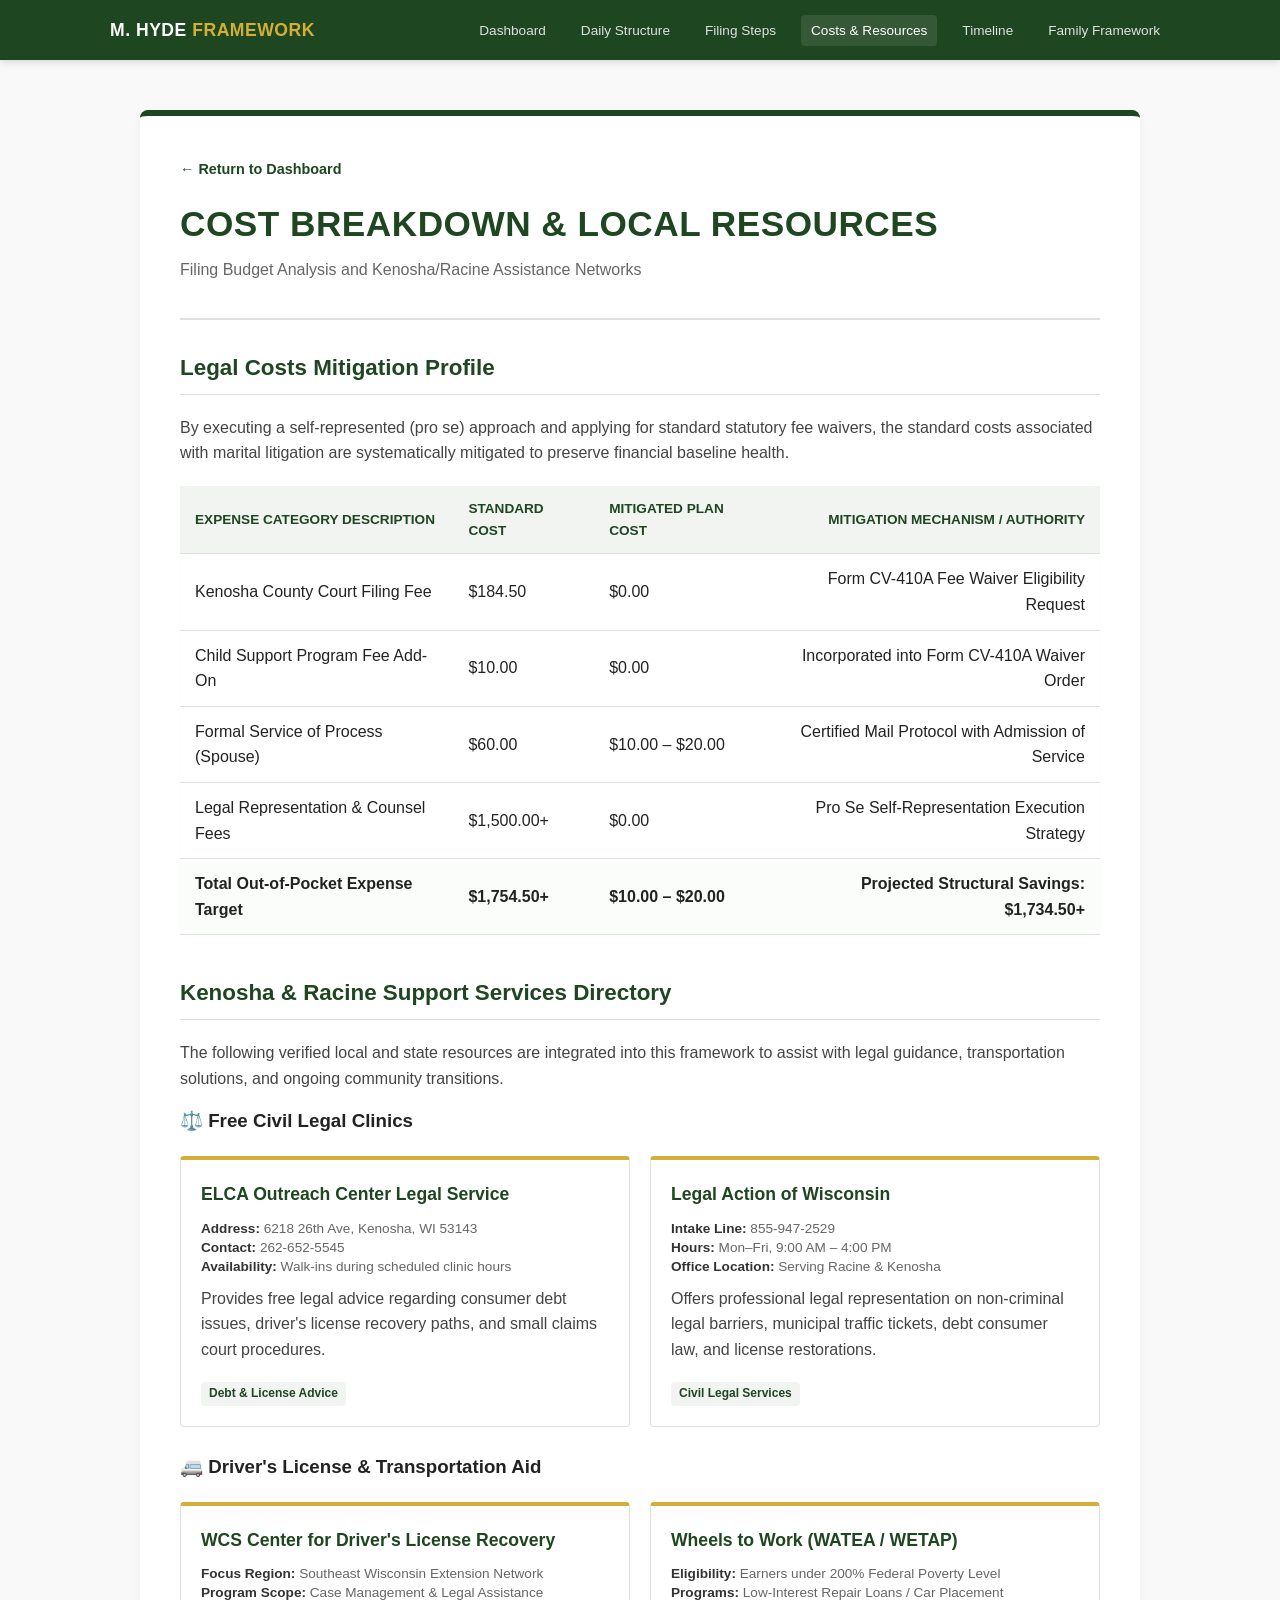
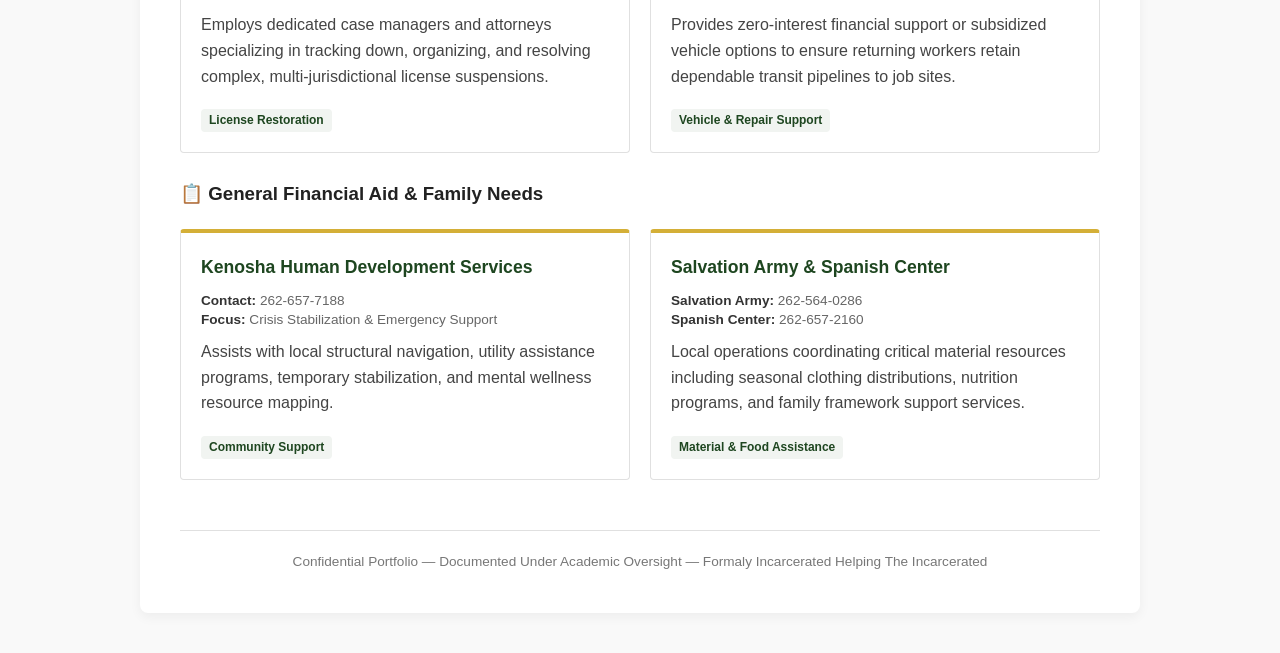
<file: content/costs-resources.html>
<!DOCTYPE html>
<html lang="en">
<head>
    <meta charset="UTF-8">
    <meta name="viewport" content="width=device-width, initial-scale=1.0">
    <title>Costs & Resources - Michael Hyde</title>
    <style>
        :root {
            --primary-color: #1e4620; /* Deep Institutional Green */
            --secondary-color: #d4af37; /* Muted Gold Accent */
            --dark-text: #222222;
            --light-bg: #f9f9f9;
            --white: #ffffff;
            --border-color: #e0e0e0;
        }

        * {
            box-sizing: border-box;
            margin: 0;
            padding: 0;
        }

        body {
            font-family: -apple-system, BlinkMacSystemFont, "Segoe UI", Roboto, Helvetica, Arial, sans-serif;
            line-height: 1.6;
            color: var(--dark-text);
            background-color: var(--light-bg);
            padding-top: 70px; /* Space for fixed navbar */
        }

        /* Top Navigation Bar */
        .navbar {
            position: fixed;
            top: 0;
            left: 0;
            width: 100%;
            background-color: var(--primary-color);
            box-shadow: 0 2px 8px rgba(0, 0, 0, 0.15);
            z-index: 1000;
        }

        .nav-container {
            max-width: 1100px;
            margin: 0 auto;
            display: flex;
            justify-content: space-between;
            align-items: center;
            padding: 0 20px;
            height: 60px;
        }

        .nav-brand {
            color: var(--white);
            font-weight: 700;
            text-transform: uppercase;
            letter-spacing: 0.5px;
            text-decoration: none;
            font-size: 1.1rem;
        }

        .nav-brand span {
            color: var(--secondary-color);
        }

        .nav-links {
            display: flex;
            list-style: none;
            gap: 15px;
        }

        .nav-links a {
            color: #e0e0e0;
            text-decoration: none;
            font-size: 0.85rem;
            font-weight: 500;
            transition: color 0.2s ease;
            padding: 8px 10px;
            border-radius: 4px;
            white-space: nowrap;
        }

        .nav-links a:hover, .nav-links a.active {
            color: var(--white);
            background-color: rgba(255, 255, 255, 0.1);
        }

        /* Main Content Container */
        .container {
            max-width: 1000px;
            margin: 40px auto;
            background: var(--white);
            padding: 40px;
            border-radius: 8px;
            box-shadow: 0 4px 12px rgba(0, 0, 0, 0.05);
            border-top: 6px solid var(--primary-color);
        }

        header {
            border-bottom: 2px solid var(--border-color);
            padding-bottom: 20px;
            margin-bottom: 30px;
        }

        h1 {
            color: var(--primary-color);
            font-size: 2.2rem;
            text-transform: uppercase;
            letter-spacing: 0.5px;
            margin-bottom: 5px;
        }

        .back-link {
            display: inline-block;
            color: var(--primary-color);
            text-decoration: none;
            font-weight: bold;
            margin-bottom: 15px;
            font-size: 0.9rem;
        }

        .back-link:hover {
            color: var(--secondary-color);
        }

        section {
            margin-bottom: 40px;
        }

        h2 {
            color: var(--primary-color);
            font-size: 1.4rem;
            border-bottom: 1px solid var(--border-color);
            padding-bottom: 8px;
            margin-bottom: 20px;
        }

        p {
            margin-bottom: 15px;
            color: #444;
        }

        /* Financial Ledger Table Styling */
        table {
            width: 100%;
            border-collapse: collapse;
            margin: 20px 0 30px;
            box-shadow: 0 2px 5px rgba(0,0,0,0.02);
        }

        th, td {
            padding: 12px 15px;
            text-align: left;
            border-bottom: 1px solid var(--border-color);
        }

        th {
            background-color: #f1f4f1;
            color: var(--primary-color);
            font-weight: 700;
            text-transform: uppercase;
            font-size: 0.85rem;
        }

        .text-right {
            text-align: right;
        }

        .highlight-row {
            background-color: #fbfdfb;
            font-weight: 600;
        }

        /* Resource Directory Grid */
        .resource-grid {
            display: grid;
            grid-template-columns: repeat(auto-fit, minmax(280px, 1fr));
            gap: 20px;
            margin-top: 20px;
        }

        .resource-card {
            background: var(--white);
            border: 1px solid var(--border-color);
            border-top: 4px solid var(--secondary-color);
            padding: 20px;
            border-radius: 4px;
        }

        .resource-card h3 {
            color: var(--primary-color);
            font-size: 1.1rem;
            margin-bottom: 10px;
        }

        .resource-meta {
            font-size: 0.85rem;
            color: #666;
            margin-bottom: 10px;
            line-height: 1.4;
        }

        .resource-meta strong {
            color: #333;
        }

        .tag {
            display: inline-block;
            background: #f1f4f1;
            color: var(--primary-color);
            font-size: 0.75rem;
            padding: 2px 8px;
            border-radius: 4px;
            font-weight: 600;
            margin-top: 5px;
        }

        footer {
            text-align: center;
            margin-top: 50px;
            padding-top: 20px;
            border-top: 1px solid var(--border-color);
            font-size: 0.85rem;
            color: #777;
        }
    </style>
</head>
<body>

<nav class="navbar">
    <div class="nav-container">
        <a class="nav-brand" href="../index.html">M. Hyde <span>Framework</span></a>
        <ul class="nav-links">
            <li><a href="../index.html">Dashboard</a></li>
            <li><a href="daily-structure.html">Daily Structure</a></li>
            <li><a href="filing-steps.html">Filing Steps</a></li>
            <li><a href="#" class="active">Costs & Resources</a></li>
            <li><a href="timeline.html">Timeline</a></li>
            <li><a href="family-framework.html">Family Framework</a></li>
        </ul>
    </div>
</nav>

<div class="container">
    <a href="../index.html" class="back-link">← Return to Dashboard</a>
    
    <header>
        <h1>Cost Breakdown & Local Resources</h1>
        <p style="color: #666; font-weight: 500;">Filing Budget Analysis and Kenosha/Racine Assistance Networks</p>
    </header>

    <section>
        <h2>Legal Costs Mitigation Profile</h2>
        <p>By executing a self-represented (pro se) approach and applying for standard statutory fee waivers, the standard costs associated with marital litigation are systematically mitigated to preserve financial baseline health.</p>
        
        <table>
            <thead>
                <tr>
                    <th>Expense Category Description</th>
                    <th>Standard Cost</th>
                    <th>Mitigated Plan Cost</th>
                    <th class="text-right">Mitigation Mechanism / Authority</th>
                </tr>
            </thead>
            <tbody>
                <tr>
                    <td>Kenosha County Court Filing Fee</td>
                    <td>$184.50</td>
                    <td>$0.00</td>
                    <td class="text-right">Form CV-410A Fee Waiver Eligibility Request</td>
                </tr>
                <tr>
                    <td>Child Support Program Fee Add-On</td>
                    <td>$10.00</td>
                    <td>$0.00</td>
                    <td class="text-right">Incorporated into Form CV-410A Waiver Order</td>
                </tr>
                <tr>
                    <td>Formal Service of Process (Spouse)</td>
                    <td>$60.00</td>
                    <td>$10.00 – $20.00</td>
                    <td class="text-right">Certified Mail Protocol with Admission of Service</td>
                </tr>
                <tr>
                    <td>Legal Representation &amp; Counsel Fees</td>
                    <td>$1,500.00+</td>
                    <td>$0.00</td>
                    <td class="text-right">Pro Se Self-Representation Execution Strategy</td>
                </tr>
                <tr class="highlight-row">
                    <td>Total Out-of-Pocket Expense Target</td>
                    <td>$1,754.50+</td>
                    <td>$10.00 – $20.00</td>
                    <td class="text-right">Projected Structural Savings: $1,734.50+</td>
                </tr>
            </tbody>
        </table>
    </section>

    <section>
        <h2>Kenosha &amp; Racine Support Services Directory</h2>
        <p>The following verified local and state resources are integrated into this framework to assist with legal guidance, transportation solutions, and ongoing community transitions.</p>
        
        <h3>⚖️ Free Civil Legal Clinics</h3>
        <div class="resource-grid">
            <div class="resource-card">
                <h3>ELCA Outreach Center Legal Service</h3>
                <div class="resource-meta">
                    <strong>Address:</strong> 6218 26th Ave, Kenosha, WI 53143<br>
                    <strong>Contact:</strong> 262-652-5545<br>
                    <strong>Availability:</strong> Walk-ins during scheduled clinic hours
                </div>
                <p>Provides free legal advice regarding consumer debt issues, driver's license recovery paths, and small claims court procedures.</p>
                <span class="tag">Debt &amp; License Advice</span>
            </div>

            <div class="resource-card">
                <h3>Legal Action of Wisconsin</h3>
                <div class="resource-meta">
                    <strong>Intake Line:</strong> 855-947-2529<br>
                    <strong>Hours:</strong> Mon–Fri, 9:00 AM – 4:00 PM<br>
                    <strong>Office Location:</strong> Serving Racine &amp; Kenosha
                </div>
                <p>Offers professional legal representation on non-criminal legal barriers, municipal traffic tickets, debt consumer law, and license restorations.</p>
                <span class="tag">Civil Legal Services</span>
            </div>
        </div>

        <br>
        <h3>🚐 Driver's License &amp; Transportation Aid</h3>
        <div class="resource-grid">
            <div class="resource-card">
                <h3>WCS Center for Driver's License Recovery</h3>
                <div class="resource-meta">
                    <strong>Focus Region:</strong> Southeast Wisconsin Extension Network<br>
                    <strong>Program Scope:</strong> Case Management &amp; Legal Assistance
                </div>
                <p>Employs dedicated case managers and attorneys specializing in tracking down, organizing, and resolving complex, multi-jurisdictional license suspensions.</p>
                <span class="tag">License Restoration</span>
            </div>

            <div class="resource-card">
                <h3>Wheels to Work (WATEA / WETAP)</h3>
                <div class="resource-meta">
                    <strong>Eligibility:</strong> Earners under 200% Federal Poverty Level<br>
                    <strong>Programs:</strong> Low-Interest Repair Loans / Car Placement
                </div>
                <p>Provides zero-interest financial support or subsidized vehicle options to ensure returning workers retain dependable transit pipelines to job sites.</p>
                <span class="tag">Vehicle &amp; Repair Support</span>
            </div>
        </div>

        <br>
        <h3>📋 General Financial Aid &amp; Family Needs</h3>
        <div class="resource-grid">
            <div class="resource-card">
                <h3>Kenosha Human Development Services</h3>
                <div class="resource-meta">
                    <strong>Contact:</strong> 262-657-7188<br>
                    <strong>Focus:</strong> Crisis Stabilization &amp; Emergency Support
                </div>
                <p>Assists with local structural navigation, utility assistance programs, temporary stabilization, and mental wellness resource mapping.</p>
                <span class="tag">Community Support</span>
            </div>

            <div class="resource-card">
                <h3>Salvation Army &amp; Spanish Center</h3>
                <div class="resource-meta">
                    <strong>Salvation Army:</strong> 262-564-0286<br>
                    <strong>Spanish Center:</strong> 262-657-2160
                </div>
                <p>Local operations coordinating critical material resources including seasonal clothing distributions, nutrition programs, and family framework support services.</p>
                <span class="tag">Material &amp; Food Assistance</span>
            </div>
        </div>
    </section>

    <footer>
        Confidential Portfolio — Documented Under Academic Oversight — Formaly Incarcerated Helping The Incarcerated
    </footer>
</div>

</body>
</html>
</file>
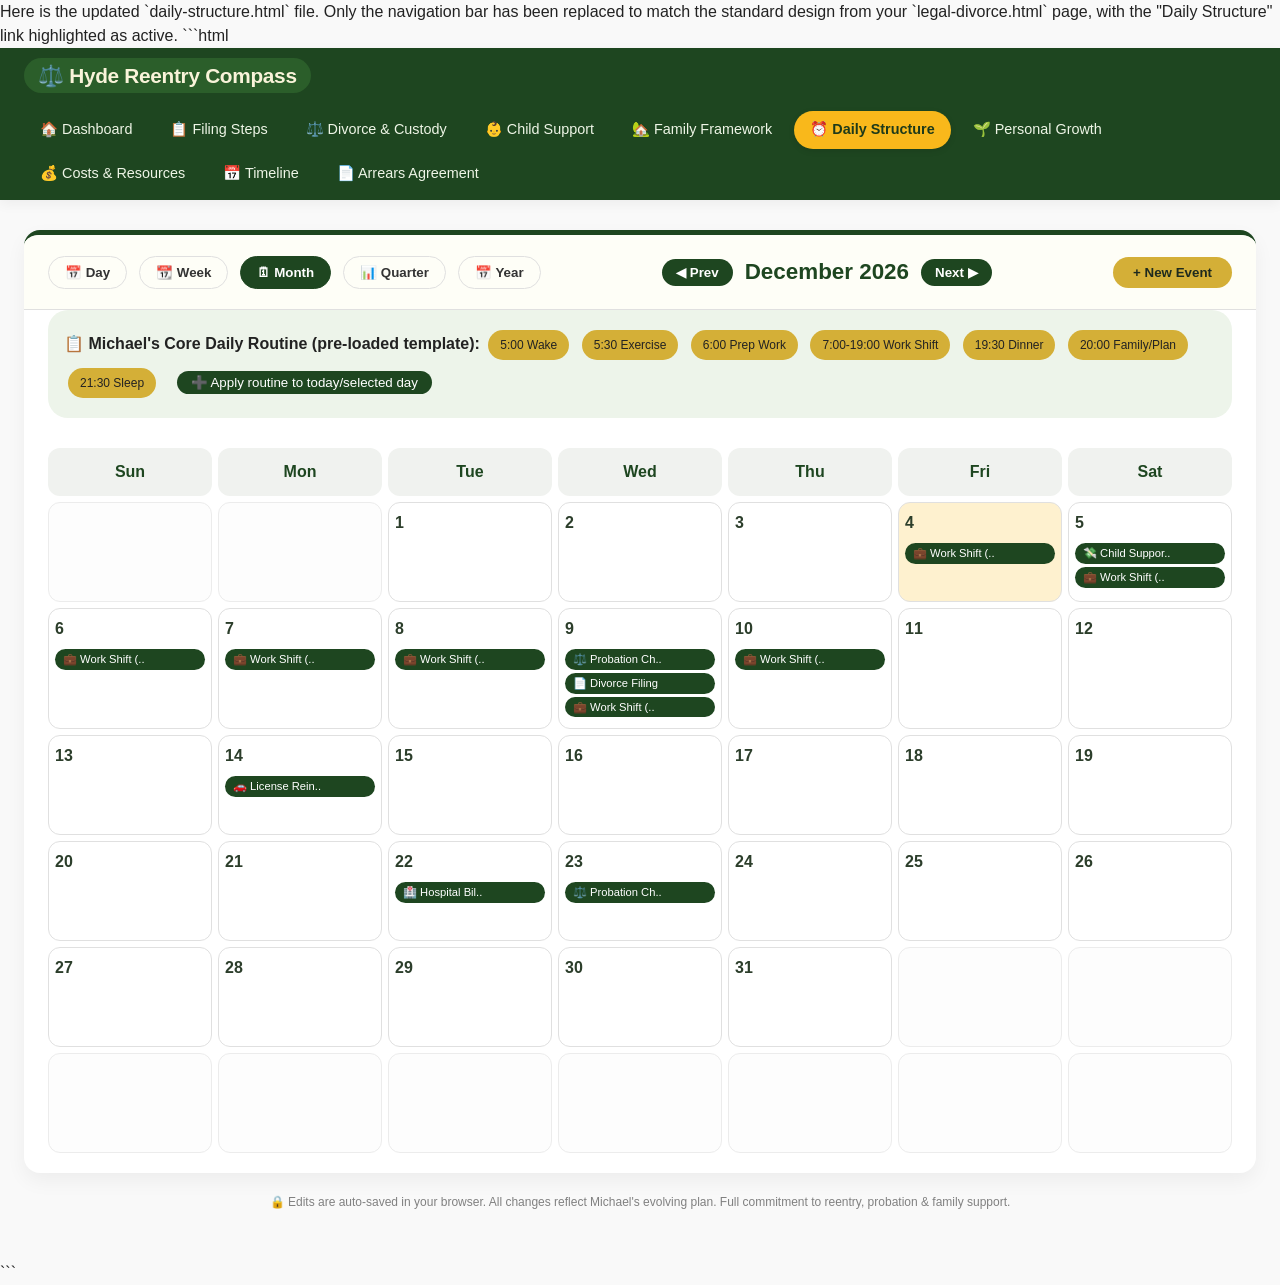
<file: content/daily-structure.html>
Here is the updated `daily-structure.html` file. Only the navigation bar has been replaced to match the standard design from your `legal-divorce.html` page, with the "Daily Structure" link highlighted as active.
```html
<!DOCTYPE html>
<html lang="en">
<head>
    <meta charset="UTF-8">
    <meta name="viewport" content="width=device-width, initial-scale=1.0, user-scalable=yes">
    <title>Michael Hyde | Interactive Reentry Calendar</title>
    <style>
        /* === BASE STYLES (matching the original index theme) === */
        :root {
            --primary-color: #1e4620;
            --primary-dark: #143015;
            --secondary-color: #d4af37;
            --gold-light: #f3e5ab;
            --dark-text: #222222;
            --light-bg: #f9f9f9;
            --white: #ffffff;
            --border-color: #e0e0e0;
            --danger: #bc3f2e;
            --success: #2a6e2a;
            --gray-mid: #6c757d;
        }

        * {
            margin: 0;
            padding: 0;
            box-sizing: border-box;
        }

        body {
            font-family: -apple-system, BlinkMacSystemFont, "Segoe UI", Roboto, Helvetica, Arial, sans-serif;
            background-color: var(--light-bg);
            color: var(--dark-text);
            padding-top: 0;
            line-height: 1.5;
        }

        /* ========== IDENTICAL NAVBAR (from legal-divorce.html) ========== */
        .site-nav {
            background: #1e4620;
            box-shadow: 0 4px 12px rgba(0, 0, 0, 0.05);
            position: sticky;
            top: 0;
            z-index: 100;
        }

        .nav-container {
            max-width: 1300px;
            margin: 0 auto;
            padding: 0 24px;
            display: flex;
            flex-wrap: wrap;
            align-items: center;
            justify-content: space-between;
        }

        .logo-area {
            padding: 12px 0;
        }

        .logo {
            font-weight: 700;
            font-size: 1.3rem;
            color: #f9f3d9;
            text-decoration: none;
            letter-spacing: -0.3px;
            background: #2b5e2a;
            padding: 6px 14px;
            border-radius: 40px;
            transition: 0.2s;
        }

        .logo:hover {
            background: #3f7840;
            color: white;
        }

        .nav-links {
            display: flex;
            flex-wrap: wrap;
            list-style: none;
            gap: 6px;
            padding: 8px 0;
        }

        .nav-links li a {
            display: inline-block;
            padding: 8px 16px;
            font-weight: 500;
            text-decoration: none;
            color: #eef5e6;
            border-radius: 30px;
            font-size: 0.9rem;
            transition: all 0.2s ease;
            background: transparent;
        }

        .nav-links li a:hover {
            background: #2d5e2b;
            color: white;
            transform: translateY(-1px);
        }

        .nav-links li a.active {
            background: #f9b81b;
            color: #1e3a1a;
            box-shadow: 0 2px 6px rgba(0,0,0,0.1);
            font-weight: 600;
        }

        @media (max-width: 700px) {
            .nav-container {
                flex-direction: column;
                align-items: stretch;
            }
            .nav-links {
                justify-content: center;
                margin-bottom: 8px;
            }
            .nav-links li a {
                padding: 5px 12px;
                font-size: 0.8rem;
            }
        }

        /* main layout */
        .app-container {
            max-width: 1300px;
            margin: 30px auto;
            padding: 0 24px;
        }

        .calendar-card {
            background: var(--white);
            border-radius: 16px;
            box-shadow: 0 8px 20px rgba(0,0,0,0.05);
            overflow: hidden;
            border-top: 5px solid var(--primary-color);
        }

        .calendar-header {
            padding: 20px 24px;
            background: #fefef7;
            border-bottom: 1px solid var(--border-color);
            display: flex;
            flex-wrap: wrap;
            justify-content: space-between;
            align-items: center;
            gap: 16px;
        }

        .view-controls {
            display: flex;
            gap: 12px;
            flex-wrap: wrap;
        }

        .view-btn {
            background: transparent;
            border: 1px solid var(--border-color);
            padding: 8px 16px;
            border-radius: 40px;
            font-weight: 600;
            cursor: pointer;
            transition: 0.2s;
            color: #333;
        }

        .view-btn.active {
            background: var(--primary-color);
            color: white;
            border-color: var(--primary-color);
        }

        .nav-controls {
            display: flex;
            align-items: center;
            gap: 12px;
        }

        .nav-btn {
            background: var(--primary-color);
            border: none;
            color: white;
            padding: 6px 14px;
            border-radius: 30px;
            cursor: pointer;
            font-weight: bold;
        }

        .nav-btn:hover {
            background: var(--primary-dark);
        }

        .date-display {
            font-size: 1.4rem;
            font-weight: 700;
            color: var(--primary-color);
        }

        .add-event-btn {
            background: var(--secondary-color);
            border: none;
            padding: 8px 20px;
            border-radius: 40px;
            font-weight: bold;
            cursor: pointer;
            transition: 0.2s;
            color: #1e2a1e;
        }

        .add-event-btn:hover {
            background: #c4a229;
        }

        /* calendar core */
        .calendar-viewport {
            padding: 20px 24px;
            min-height: 500px;
        }

        /* month grid */
        .month-grid {
            display: grid;
            grid-template-columns: repeat(7, 1fr);
            gap: 6px;
        }

        .weekday {
            font-weight: 700;
            text-align: center;
            padding: 12px 5px;
            background: #f0f2ef;
            border-radius: 12px;
            color: var(--primary-color);
        }

        .day-cell {
            background: var(--white);
            border: 1px solid var(--border-color);
            border-radius: 12px;
            min-height: 100px;
            padding: 8px 6px;
            cursor: pointer;
            transition: 0.1s;
            position: relative;
        }

        .day-cell:hover {
            background: #fff9e8;
            border-color: var(--secondary-color);
        }

        .day-number {
            font-weight: 700;
            font-size: 1rem;
            margin-bottom: 8px;
            color: #2c3e2b;
        }

        .event-dot {
            background: var(--primary-color);
            color: white;
            font-size: 0.7rem;
            border-radius: 20px;
            padding: 2px 8px;
            margin: 3px 0;
            white-space: nowrap;
            overflow: hidden;
            text-overflow: ellipsis;
            cursor: pointer;
        }

        .event-dot:hover {
            background: var(--secondary-color);
            color: black;
        }

        /* weekly/daily view list */
        .events-list {
            display: flex;
            flex-direction: column;
            gap: 12px;
        }

        .event-item {
            background: #f8f9fa;
            border-left: 5px solid var(--primary-color);
            padding: 12px 16px;
            border-radius: 12px;
            display: flex;
            justify-content: space-between;
            align-items: center;
            flex-wrap: wrap;
        }

        .event-actions button {
            margin-left: 8px;
            background: none;
            border: none;
            cursor: pointer;
            font-weight: bold;
        }

        .quarter-grid, .annual-grid {
            display: grid;
            grid-template-columns: repeat(auto-fill, minmax(280px, 1fr));
            gap: 20px;
        }

        .quarter-card, .month-card {
            background: #fef9e6;
            border-radius: 16px;
            padding: 16px;
            border: 1px solid var(--gold-light);
        }

        .modal {
            display: none;
            position: fixed;
            top: 0; left: 0;
            width: 100%; height: 100%;
            background: rgba(0,0,0,0.5);
            align-items: center;
            justify-content: center;
            z-index: 2000;
        }

        .modal-content {
            background: white;
            max-width: 500px;
            width: 90%;
            border-radius: 28px;
            padding: 24px;
            box-shadow: 0 20px 35px rgba(0,0,0,0.2);
        }

        .modal-content input, .modal-content textarea {
            width: 100%;
            padding: 10px;
            margin: 8px 0 16px;
            border: 1px solid #ccc;
            border-radius: 12px;
        }

        button.submit-btn {
            background: var(--primary-color);
            color: white;
            border: none;
            padding: 10px 18px;
            border-radius: 30px;
            cursor: pointer;
        }

        .routine-tools {
            background: #edf4ea;
            border-radius: 20px;
            padding: 16px;
            margin-bottom: 20px;
        }
        .badge-routine {
            background: var(--secondary-color);
            border-radius: 50px;
            padding: 6px 12px;
            font-size: 0.75rem;
            display: inline-block;
            margin: 4px;
        }
        footer {
            text-align: center;
            padding: 20px;
            font-size: 0.75rem;
            color: gray;
        }
        @media (max-width: 760px) {
            .day-cell { min-height: 70px; }
            .event-dot { font-size: 0.6rem; }
        }
    </style>
</head>
<body>

<!-- ========== IDENTICAL NAVIGATION BAR (matching legal-divorce.html, active = Daily Structure) ========== -->
<nav class="site-nav">
    <div class="nav-container">
        <div class="logo-area">
            <a href="../index.html" class="logo">⚖️ Hyde Reentry Compass</a>
        </div>
        <ul class="nav-links">
            <li><a href="../index.html">🏠 Dashboard</a></li>
            <li><a href="filing-steps.html">📋 Filing Steps</a></li>
            <li><a href="legal-divorce.html">⚖️ Divorce & Custody</a></li>
            <li><a href="children-support.html">👶 Child Support</a></li>
            <li><a href="family-framework.html">🏡 Family Framework</a></li>
            <li><a href="daily-structure.html" class="active">⏰ Daily Structure</a></li>
            <li><a href="personal-growth.html">🌱 Personal Growth</a></li>
            <li><a href="costs-resources.html">💰 Costs & Resources</a></li>
            <li><a href="timeline.html">📅 Timeline</a></li>
            <li><a href="arrears-agreement.html">📄 Arrears Agreement</a></li>
        </ul>
    </div>
</nav>

<div class="app-container">
    <div class="calendar-card">
        <div class="calendar-header">
            <div class="view-controls">
                <button data-view="day" class="view-btn">📅 Day</button>
                <button data-view="week" class="view-btn">📆 Week</button>
                <button data-view="month" class="view-btn active">🗓 Month</button>
                <button data-view="quarter" class="view-btn">📊 Quarter</button>
                <button data-view="year" class="view-btn">📅 Year</button>
            </div>
            <div class="nav-controls">
                <button id="prevBtn" class="nav-btn">◀ Prev</button>
                <span id="currentDateLabel" class="date-display">March 2026</span>
                <button id="nextBtn" class="nav-btn">Next ▶</button>
            </div>
            <button id="globalAddEventBtn" class="add-event-btn">+ New Event</button>
        </div>

        <!-- quick routine reminder / daily structure block -->
        <div class="routine-tools" style="margin: 0 24px 10px 24px;">
            <span style="font-weight:bold;">📋 Michael's Core Daily Routine (pre-loaded template):</span>
            <span class="badge-routine">5:00 Wake</span>
            <span class="badge-routine">5:30 Exercise</span>
            <span class="badge-routine">6:00 Prep Work</span>
            <span class="badge-routine">7:00-19:00 Work Shift</span>
            <span class="badge-routine">19:30 Dinner</span>
            <span class="badge-routine">20:00 Family/Plan</span>
            <span class="badge-routine">21:30 Sleep</span>
            <button id="applyRoutineToSelectedDate" style="margin-left:12px; background:var(--primary-color); color:white; border:none; padding:4px 14px; border-radius:30px;">➕ Apply routine to today/selected day</button>
        </div>

        <div id="calendarViewContainer" class="calendar-viewport">
            <!-- dynamic content rendered by js -->
            <div class="loading">Loading interactive calendar...</div>
        </div>
    </div>
    <footer>
        <p>🔒 Edits are auto-saved in your browser. All changes reflect Michael's evolving plan. Full commitment to reentry, probation & family support.</p>
    </footer>
</div>

<!-- Modal for event add/edit -->
<div id="eventModal" class="modal">
    <div class="modal-content">
        <h3 id="modalTitle">Add / Edit Event</h3>
        <input type="text" id="eventTitle" placeholder="Event title (ex: Probation meeting)" autocomplete="off">
        <label>Start date & time</label>
        <input type="datetime-local" id="eventStart">
        <label>End date & time</label>
        <input type="datetime-local" id="eventEnd">
        <label>Description (optional)</label>
        <textarea id="eventDesc" rows="2" placeholder="Notes, location, obligations..."></textarea>
        <input type="hidden" id="editingEventId" value="">
        <div style="display: flex; justify-content: space-between; margin-top: 20px;">
            <button id="deleteEventBtn" style="background:#bc3f2e; color:white; border:none; padding:8px 16px; border-radius:30px;">Delete</button>
            <div>
                <button id="closeModalBtn" style="background:#aaa;">Cancel</button>
                <button id="saveEventBtn" class="submit-btn">Save Event</button>
            </div>
        </div>
    </div>
</div>

<script>
    // ------------------- DATA MODEL --------------------
    let events = [];          // each event: { id, title, start, end, description }
    let currentView = "month";   // day, week, month, quarter, year
    let currentFocusDate = new Date();  // reference date
    // helper storage key
    const STORAGE_KEY = "michael_hyde_calendar_events";

    function loadEvents() {
        const stored = localStorage.getItem(STORAGE_KEY);
        if (stored) {
            events = JSON.parse(stored);
        } else {
            // DEFAULT SEED events: based on Michael's plan, important obligations & some routine events
            const today = new Date();
            const baseDate = new Date(today);
            baseDate.setHours(0,0,0,0);
            events = [];
            // Add child support recurring monthly on 5th
            for(let i=0; i<6; i++){
                let payDay = new Date(today.getFullYear(), today.getMonth() + i, 5);
                if(payDay >= today) {
                    addEventObject(`💸 Child Support (${payDay.toLocaleDateString()})`, payDay, payDay, "Monthly obligation $850", false);
                }
            }
            // probation meeting every 2 weeks
            let nextMeeting = new Date(today);
            nextMeeting.setDate(today.getDate() + (3 - today.getDay() + 7)%7);
            for(let i=0;i<4;i++){
                let meet = new Date(nextMeeting);
                meet.setDate(nextMeeting.getDate() + i*14);
                addEventObject(`⚖️ Probation Check-in`, meet, meet, "Report to officer Noah Gilbert", false);
            }
            // DMV license reinstatement target
            let dmvTarget = new Date(today);
            dmvTarget.setDate(today.getDate() + 10);
            addEventObject(`🚗 License Reinstatement Filing`, dmvTarget, dmvTarget, "DMV fee $150", false);
            // divorce filing reminder
            let divorceDate = new Date(today);
            divorceDate.setDate(today.getDate() + 5);
            addEventObject(`📄 Divorce Filing`, divorceDate, divorceDate, "Fee $300, courthouse", false);
            // example work shift block for next 7 days to show his committed schedule
            for(let d = 0; d<7; d++){
                let workDay = new Date(today);
                workDay.setDate(today.getDate() + d);
                let startWork = new Date(workDay);
                startWork.setHours(7,0,0,0);
                let endWork = new Date(workDay);
                endWork.setHours(19,0,0,0);
                if(workDay >= today)
                    addEventObject(`💼 Work Shift (12hr)`, startWork, endWork, "Construction / labor, 6 days/week", false);
            }
            // hospital bill reminder
            let hospDue = new Date(today);
            hospDue.setDate(today.getDate() + 18);
            addEventObject(`🏥 Hospital Bill Payment Plan`, hospDue, hospDue, "$200 monthly towards $3,500", false);
        }
        renderCurrentView();
    }

    function addEventObject(title, startDate, endDate, description, saveImmediate=true) {
        let id = Date.now() + Math.random()*10000 + events.length;
        let ev = {
            id: id,
            title: title,
            start: startDate.toISOString(),
            end: endDate.toISOString(),
            description: description || ""
        };
        events.push(ev);
        if(saveImmediate) saveToLocal();
        return ev;
    }

    function saveToLocal() {
        localStorage.setItem(STORAGE_KEY, JSON.stringify(events));
    }

    // helper: get events for a specific day (date only, compare date YYYY-MM-DD)
    function getEventsForDay(date) {
        const targetDate = new Date(date);
        targetDate.setHours(0,0,0,0);
        return events.filter(ev => {
            let evStart = new Date(ev.start);
            let evEnd = new Date(ev.end);
            evStart.setHours(0,0,0,0);
            // check if event covers this day (start <= day <= end)
            return evStart <= targetDate && new Date(ev.end) >= targetDate;
        });
    }

    // add routine (Michael's committed daily schedule) to specific date
    function addRoutineToDate(dateObj) {
        const baseDay = new Date(dateObj);
        baseDay.setHours(0,0,0,0);
        const routines = [
            { title: "🌅 Wake Up & Hygiene", startHour:5, startMin:0, endHour:5, endMin:30, desc: "Start disciplined morning" },
            { title: "🏋️ Exercise / Stretching", startHour:5, startMin:30, endHour:6, endMin:0, desc: "Physical health commitment" },
            { title: "🚿 Prepare for Work", startHour:6, startMin:0, endHour:6, endMin:30, desc: "Shower, breakfast, reflection" },
            { title: "💼 Work Shift (Main Job)", startHour:7, startMin:0, endHour:19, endMin:0, desc: "12-hour labor, 6 days weekly" },
            { title: "🍽️ Dinner & Reset", startHour:19, startMin:30, endHour:20, endMin:0, desc: "Healthy meal" },
            { title: "📞 Family Communication / Planning", startHour:20, startMin:0, endHour:20, endMin:45, desc: "Support children, budget review" },
            { title: "📖 Positive Reading / Recovery", startHour:20, startMin:45, endHour:21, endMin:30, desc: "Avoid negative influences" },
            { title: "😴 Sleep / Rest", startHour:21, startMin:30, endHour:23, endMin:59, desc: "Rest for next day productivity" }
        ];
        let added = 0;
        for(let r of routines) {
            let startDate = new Date(baseDay);
            startDate.setHours(r.startHour, r.startMin, 0, 0);
            let endDate = new Date(baseDay);
            endDate.setHours(r.endHour, r.endMin, 0, 0);
            // avoid duplicates: don't add if same title already exists on that day
            const already = events.some(ev => {
                let evStartDate = new Date(ev.start);
                return evStartDate.toDateString() === startDate.toDateString() && ev.title === r.title;
            });
            if(!already) {
                addEventObject(r.title, startDate, endDate, r.desc, true);
                added++;
            }
        }
        if(added) alert(`Added ${added} routine events to ${baseDay.toDateString()}. You can edit/remove as needed.`);
        else alert("Routine already exists for this day (or events overlap).");
        renderCurrentView();
    }

    // ---------- RENDER engines based on view ----------
    let currentContainer = document.getElementById("calendarViewContainer");

    function renderCurrentView() {
        if(!currentContainer) return;
        const year = currentFocusDate.getFullYear();
        const month = currentFocusDate.getMonth();
        const todayYMD = new Date().toDateString();

        if(currentView === "month") {
            const firstDayOfMonth = new Date(year, month, 1);
            const startWeekday = firstDayOfMonth.getDay(); // 0 sun
            const daysInMonth = new Date(year, month+1, 0).getDate();
            let gridHtml = `<div class="month-grid">`;
            const weekdays = ["Sun","Mon","Tue","Wed","Thu","Fri","Sat"];
            weekdays.forEach(d => gridHtml += `<div class="weekday">${d}</div>`);
            let dayCounter = 1;
            for(let i=0; i<42; i++) {
                if(i < startWeekday || dayCounter > daysInMonth) {
                    gridHtml += `<div class="day-cell" style="background:#fcfcfc; opacity:0.6;"></div>`;
                    if(i >= startWeekday) dayCounter++;
                    continue;
                }
                let currentDate = new Date(year, month, dayCounter);
                let eventsToday = getEventsForDay(currentDate);
                let eventDots = eventsToday.slice(0,3).map(ev => `<div class="event-dot" data-event-id="${ev.id}" data-view-action="edit">${ev.title.length>18?ev.title.substring(0,15)+"..":ev.title}</div>`).join('');
                let more = eventsToday.length > 3 ? `<div class="event-dot" style="background:#bdb76b;">+${eventsToday.length-3} more</div>` : '';
                let isTodayClass = (currentDate.toDateString() === new Date().toDateString()) ? 'style="background:#fef1cf;"' : '';
                gridHtml += `<div class="day-cell" data-date="${currentDate.toISOString()}" ${isTodayClass}>
                                <div class="day-number">${dayCounter}</div>
                                ${eventDots} ${more}
                            </div>`;
                dayCounter++;
            }
            gridHtml += `</div>`;
            currentContainer.innerHTML = gridHtml;
            document.querySelectorAll('.event-dot[data-event-id]').forEach(el => {
                el.addEventListener('click', (e) => {
                    e.stopPropagation();
                    const evId = parseInt(el.getAttribute('data-event-id'));
                    openEditModalById(evId);
                });
            });
            document.querySelectorAll('.day-cell[data-date]').forEach(cell => {
                cell.addEventListener('click', (e) => {
                    if(e.target.classList.contains('event-dot')) return;
                    const iso = cell.getAttribute('data-date');
                    const dateObj = new Date(iso);
                    openAddModalForDate(dateObj);
                });
            });
        } 
        else if(currentView === "week") {
            let startOfWeek = new Date(currentFocusDate);
            startOfWeek.setDate(currentFocusDate.getDate() - currentFocusDate.getDay());
            let weekHtml = `<div style="display:flex; flex-direction:column; gap:20px;"><h3>Week of ${startOfWeek.toDateString()}</h3>`;
            for(let i=0;i<7;i++) {
                let day = new Date(startOfWeek);
                day.setDate(startOfWeek.getDate() + i);
                let dayEvents = getEventsForDay(day);
                weekHtml += `<div style="border-left:4px solid var(--primary-color); background:#fafaf5; border-radius:14px; padding:10px;"><strong>${day.toDateString()}</strong>
                            <div class="events-list" style="margin-top:6px;">`;
                if(dayEvents.length === 0) weekHtml += `<em>No scheduled events. Click to add.</em>`;
                dayEvents.forEach(ev => {
                    let startHour = new Date(ev.start).toLocaleTimeString([],{hour:'2-digit',minute:'2-digit'});
                    weekHtml += `<div class="event-item" data-event-id="${ev.id}">📌 ${ev.title} (${startHour}) <span style="cursor:pointer; color:var(--primary-color);" class="edit-week-event">✏️</span></div>`;
                });
                weekHtml += `<button class="add-day-event-btn" data-date="${day.toISOString()}" style="margin-top:8px; background:var(--secondary-color); border:none; padding:4px 10px; border-radius:50px;">+ Add</button></div></div>`;
            }
            weekHtml += `</div>`;
            currentContainer.innerHTML = weekHtml;
            document.querySelectorAll('.event-item').forEach(el => {
                el.addEventListener('click', (e) => {
                    if(e.target.classList.contains('edit-week-event') || e.target === el.querySelector('.edit-week-event')) {
                        const eventDiv = el.closest('.event-item');
                        const evIdAttr = eventDiv.getAttribute('data-event-id');
                        if(evIdAttr) openEditModalById(parseInt(evIdAttr));
                    }
                });
            });
            document.querySelectorAll('.add-day-event-btn').forEach(btn => {
                btn.addEventListener('click', (e) => {
                    const dateStr = btn.getAttribute('data-date');
                    openAddModalForDate(new Date(dateStr));
                });
            });
        } 
        else if(currentView === "day") {
            let eventsToday = getEventsForDay(currentFocusDate);
            let dayHtml = `<div><h2>📌 ${currentFocusDate.toDateString()}</h2><div class="events-list">`;
            if(eventsToday.length===0) dayHtml += `<p>No events for this day. Add using button above or click +New Event.</p>`;
            eventsToday.forEach(ev => {
                let startTime = new Date(ev.start).toLocaleString();
                let endTime = new Date(ev.end).toLocaleTimeString();
                dayHtml += `<div class="event-item" data-event-id="${ev.id}"><div><strong>${ev.title}</strong><br><small>⏰ ${startTime} — ${endTime}</small><br><em>${ev.description || ""}</em></div><div><button class="edit-day-event">✏️ Edit</button></div></div>`;
            });
            dayHtml += `<button id="addEventForTodayBtn" style="margin-top:20px; background:var(--primary-color); color:white; border:none; padding:8px 18px; border-radius:40px;">+ Add Event for Today</button></div>`;
            currentContainer.innerHTML = dayHtml;
            document.querySelectorAll('.event-item').forEach(el => {
                const evId = parseInt(el.getAttribute('data-event-id'));
                el.querySelector('.edit-day-event')?.addEventListener('click',()=>openEditModalById(evId));
            });
            const addToday = document.getElementById('addEventForTodayBtn');
            if(addToday) addToday.addEventListener('click',()=>openAddModalForDate(currentFocusDate));
        }
        else if(currentView === "quarter") {
            let quarterStart = new Date(currentFocusDate);
            let quarterMonth = Math.floor(currentFocusDate.getMonth() / 3);
            quarterStart.setMonth(quarterMonth * 3, 1);
            let quarterEnd = new Date(quarterStart);
            quarterEnd.setMonth(quarterStart.getMonth() + 3, 0);
            let eventsInQuarter = events.filter(ev => new Date(ev.start) >= quarterStart && new Date(ev.start) <= quarterEnd);
            let grouped = {};
            eventsInQuarter.forEach(ev => { let d = new Date(ev.start).toDateString(); if(!grouped[d]) grouped[d]=[]; grouped[d].push(ev); });
            let html = `<h3>📆 Quarter ${Math.floor(currentFocusDate.getMonth()/3)+1} - ${quarterStart.toDateString()} to ${quarterEnd.toDateString()}</h3><div class="quarter-grid">`;
            for(let [dateStr, evts] of Object.entries(grouped)) {
                html += `<div class="quarter-card"><strong>📅 ${dateStr}</strong><ul>`;
                evts.forEach(ev => html += `<li style="cursor:pointer;" data-id="${ev.id}">📌 ${ev.title}</li>`);
                html += `</ul><button class="quarter-add-btn" data-date="${new Date(dateStr).toISOString()}">➕ Add event</button></div>`;
            }
            if(Object.keys(grouped).length===0) html += `<div>No events this quarter. Use "New Event".</div>`;
            html += `</div>`;
            currentContainer.innerHTML = html;
            document.querySelectorAll('.quarter-card li').forEach(li => {
                li.addEventListener('click',()=>openEditModalById(parseInt(li.dataset.id)));
            });
            document.querySelectorAll('.quarter-add-btn').forEach(btn => {
                btn.addEventListener('click',()=>openAddModalForDate(new Date(btn.dataset.date)));
            });
        }
        else if(currentView === "year") {
            let year = currentFocusDate.getFullYear();
            let eventsInYear = events.filter(ev => new Date(ev.start).getFullYear() === year);
            let monthGroups = Array(12).fill().map(()=>[]);
            eventsInYear.forEach(ev => { let m = new Date(ev.start).getMonth(); monthGroups[m].push(ev); });
            let html = `<h2>Year ${year} Overview</h2><div class="annual-grid">`;
            for(let i=0;i<12;i++) {
                html += `<div class="month-card"><strong>${new Date(year,i,1).toLocaleString('default',{month:'long'})}</strong> (${monthGroups[i].length} events)<ul>`;
                monthGroups[i].slice(0,5).forEach(ev => html += `<li data-id="${ev.id}" style="cursor:pointer;">📌 ${ev.title}</li>`);
                if(monthGroups[i].length>5) html += `<li><em>+${monthGroups[i].length-5} more</em></li>`;
                html += `</ul><button class="year-add-btn" data-month="${i}" data-year="${year}">➕ Add event this month</button></div>`;
            }
            html += `</div>`;
            currentContainer.innerHTML = html;
            document.querySelectorAll('.month-card li').forEach(li => {
                if(li.dataset.id) li.addEventListener('click',()=>openEditModalById(parseInt(li.dataset.id)));
            });
            document.querySelectorAll('.year-add-btn').forEach(btn => {
                btn.addEventListener('click',()=>{
                    let month = parseInt(btn.dataset.month);
                    let yr = parseInt(btn.dataset.year);
                    let dateMid = new Date(yr, month, 15);
                    openAddModalForDate(dateMid);
                });
            });
        }
        updateDateLabel();
    }

    function updateDateLabel() {
        let label = document.getElementById('currentDateLabel');
        if(currentView === 'month') label.innerText = currentFocusDate.toLocaleDateString(undefined, { month:'long', year:'numeric' });
        else if(currentView === 'week') label.innerText = `Week of ${currentFocusDate.toDateString()}`;
        else if(currentView === 'day') label.innerText = currentFocusDate.toDateString();
        else if(currentView === 'quarter') label.innerText = `Quarter ${Math.floor(currentFocusDate.getMonth()/3)+1} ${currentFocusDate.getFullYear()}`;
        else label.innerText = currentFocusDate.getFullYear().toString();
    }

    function openAddModalForDate(dateObj) {
        document.getElementById('modalTitle').innerText = "Add New Event";
        document.getElementById('eventTitle').value = "";
        document.getElementById('eventDesc').value = "";
        let startIso = new Date(dateObj);
        startIso.setHours(9,0,0,0);
        let endIso = new Date(dateObj);
        endIso.setHours(10,0,0,0);
        document.getElementById('eventStart').value = startIso.toISOString().slice(0,16);
        document.getElementById('eventEnd').value = endIso.toISOString().slice(0,16);
        document.getElementById('editingEventId').value = "";
        document.getElementById('deleteEventBtn').style.display = 'none';
        document.getElementById('eventModal').style.display = 'flex';
    }

    function openEditModalById(eventId) {
        const ev = events.find(e => e.id == eventId);
        if(!ev) return;
        document.getElementById('modalTitle').innerText = "Edit Event";
        document.getElementById('eventTitle').value = ev.title;
        document.getElementById('eventDesc').value = ev.description || "";
        document.getElementById('eventStart').value = new Date(ev.start).toISOString().slice(0,16);
        document.getElementById('eventEnd').value = new Date(ev.end).toISOString().slice(0,16);
        document.getElementById('editingEventId').value = ev.id;
        document.getElementById('deleteEventBtn').style.display = 'block';
        document.getElementById('eventModal').style.display = 'flex';
    }

    function saveEventFromModal() {
        const idElem = document.getElementById('editingEventId').value;
        const title = document.getElementById('eventTitle').value.trim();
        const start = document.getElementById('eventStart').value;
        const end = document.getElementById('eventEnd').value;
        const desc = document.getElementById('eventDesc').value;
        if(!title || !start || !end) { alert("Title and dates required"); return; }
        if(idElem) {
            const idx = events.findIndex(e => e.id == idElem);
            if(idx !== -1) {
                events[idx] = { ...events[idx], title, start: new Date(start).toISOString(), end: new Date(end).toISOString(), description: desc };
            }
        } else {
            events.push({ id: Date.now()+Math.random(), title, start: new Date(start).toISOString(), end: new Date(end).toISOString(), description: desc });
        }
        saveToLocal();
        renderCurrentView();
        document.getElementById('eventModal').style.display = 'none';
    }

    function deleteCurrentEvent() {
        const id = document.getElementById('editingEventId').value;
        if(id && confirm("Delete this event permanently?")) {
            events = events.filter(e => e.id != id);
            saveToLocal();
            renderCurrentView();
            document.getElementById('eventModal').style.display = 'none';
        }
    }

    // Event listeners & Navigation
    function init() {
        loadEvents();
        document.querySelectorAll('.view-btn').forEach(btn => {
            btn.addEventListener('click', (e) => {
                document.querySelectorAll('.view-btn').forEach(b => b.classList.remove('active'));
                btn.classList.add('active');
                currentView = btn.getAttribute('data-view');
                renderCurrentView();
            });
        });
        document.getElementById('prevBtn').addEventListener('click', () => {
            if(currentView === 'month') currentFocusDate.setMonth(currentFocusDate.getMonth()-1);
            else if(currentView === 'week') currentFocusDate.setDate(currentFocusDate.getDate()-7);
            else if(currentView === 'day') currentFocusDate.setDate(currentFocusDate.getDate()-1);
            else if(currentView === 'quarter') currentFocusDate.setMonth(currentFocusDate.getMonth()-3);
            else if(currentView === 'year') currentFocusDate.setFullYear(currentFocusDate.getFullYear()-1);
            renderCurrentView();
        });
        document.getElementById('nextBtn').addEventListener('click', () => {
            if(currentView === 'month') currentFocusDate.setMonth(currentFocusDate.getMonth()+1);
            else if(currentView === 'week') currentFocusDate.setDate(currentFocusDate.getDate()+7);
            else if(currentView === 'day') currentFocusDate.setDate(currentFocusDate.getDate()+1);
            else if(currentView === 'quarter') currentFocusDate.setMonth(currentFocusDate.getMonth()+3);
            else if(currentView === 'year') currentFocusDate.setFullYear(currentFocusDate.getFullYear()+1);
            renderCurrentView();
        });
        document.getElementById('globalAddEventBtn').addEventListener('click', () => openAddModalForDate(currentFocusDate));
        document.getElementById('saveEventBtn').addEventListener('click', saveEventFromModal);
        document.getElementById('closeModalBtn').addEventListener('click', () => document.getElementById('eventModal').style.display = 'none');
        document.getElementById('deleteEventBtn').addEventListener('click', deleteCurrentEvent);
        document.getElementById('applyRoutineToSelectedDate').addEventListener('click', () => {
            let refDate = currentFocusDate;
            if(currentView === 'day') refDate = currentFocusDate;
            else if(currentView === 'week') refDate = currentFocusDate;
            else refDate = currentFocusDate;
            addRoutineToDate(refDate);
        });
    }
    init();
</script>
</body>
</html>
```
</file>
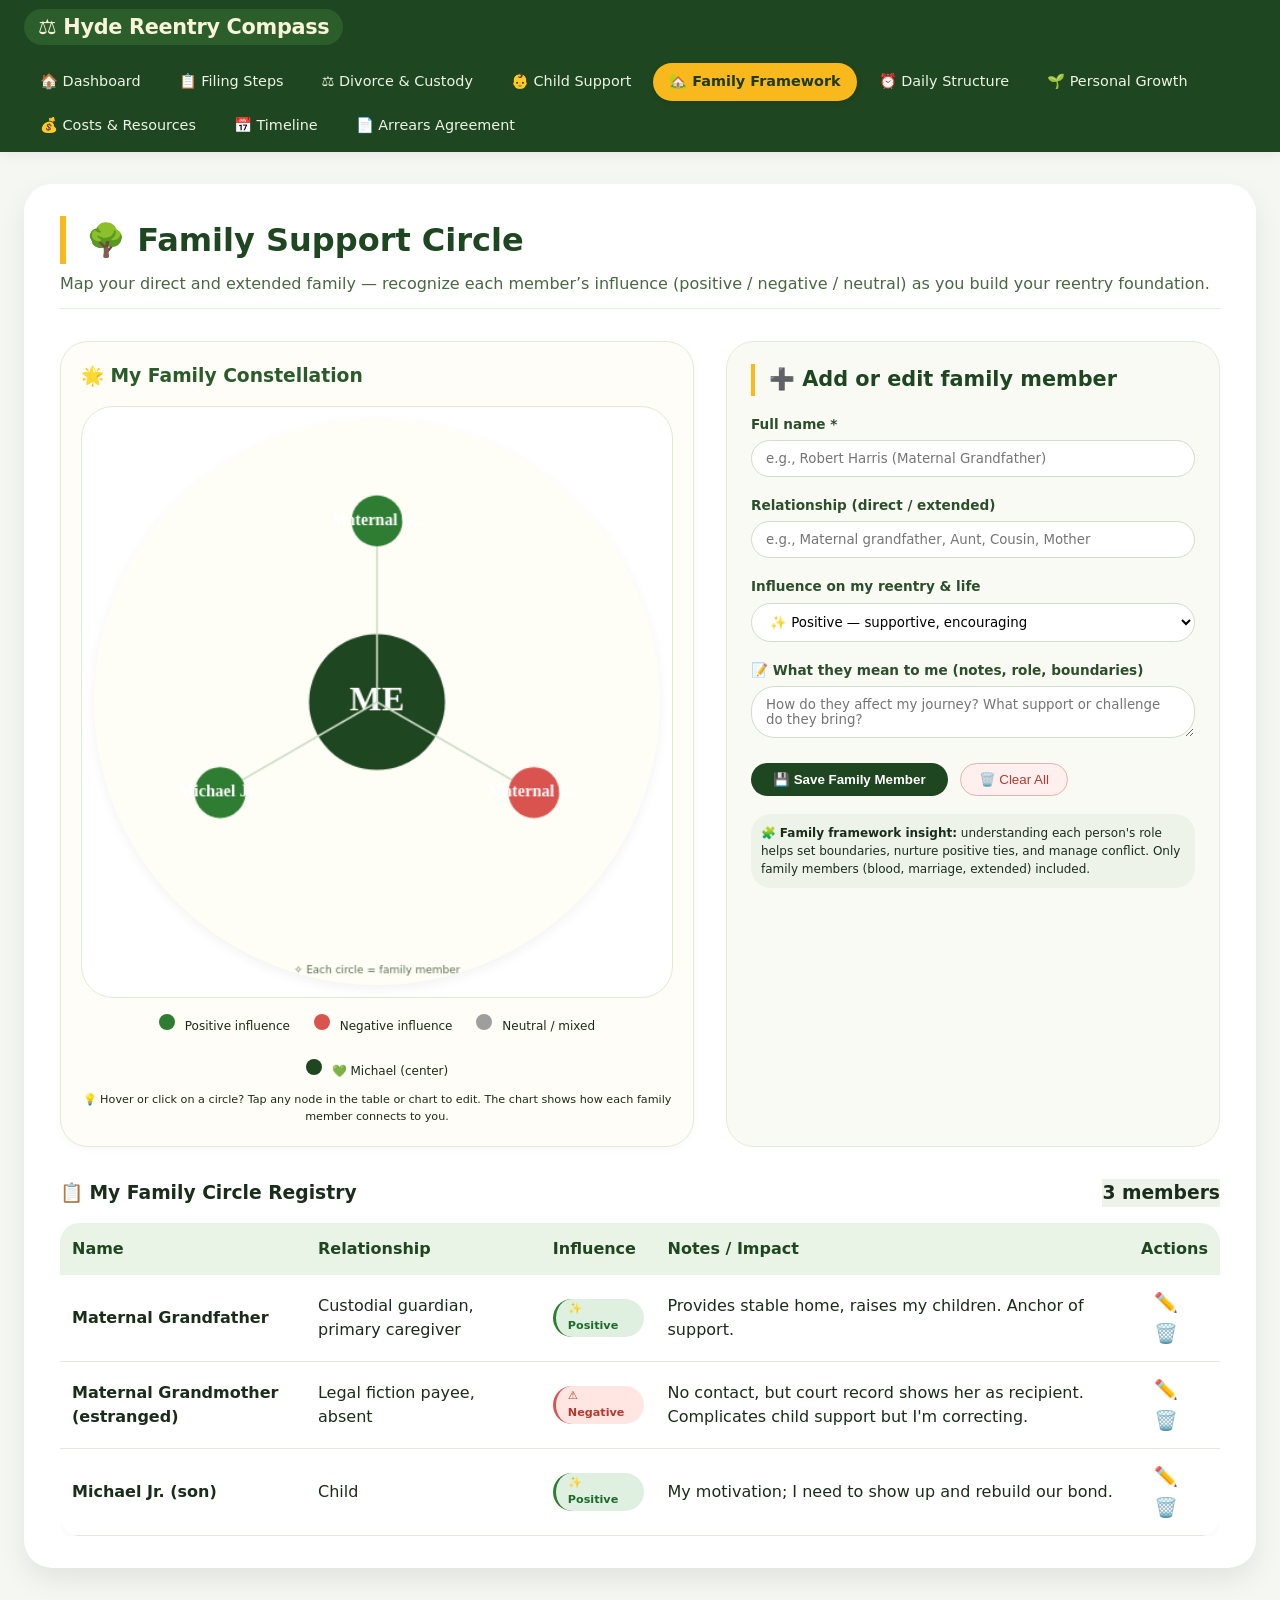
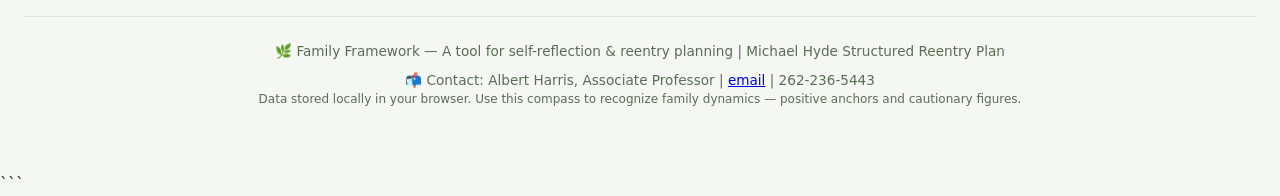
<file: content/family-framework.html>
<!DOCTYPE html>
<html lang="en">
<head>
    <meta charset="UTF-8">
    <meta name="viewport" content="width=device-width, initial-scale=1.0, viewport-fit=cover">
    <title>Family Support Circle | Michael Hyde Reentry</title>
    <style>
        * {
            margin: 0;
            padding: 0;
            box-sizing: border-box;
        }

        body {
            font-family: 'Segoe UI', Roboto, system-ui, 'Helvetica Neue', sans-serif;
            background: #f4f7f2;
            color: #1a2c1a;
            line-height: 1.5;
        }

        /* navigation identical to legal-divorce */
        .site-nav {
            background: #1e4620;
            box-shadow: 0 4px 12px rgba(0, 0, 0, 0.05);
            position: sticky;
            top: 0;
            z-index: 100;
        }

        .nav-container {
            max-width: 1300px;
            margin: 0 auto;
            padding: 0 24px;
            display: flex;
            flex-wrap: wrap;
            align-items: center;
            justify-content: space-between;
        }

        .logo-area {
            padding: 12px 0;
        }

        .logo {
            font-weight: 700;
            font-size: 1.3rem;
            color: #f9f3d9;
            text-decoration: none;
            letter-spacing: -0.3px;
            background: #2b5e2a;
            padding: 6px 14px;
            border-radius: 40px;
            transition: 0.2s;
        }

        .logo:hover {
            background: #3f7840;
            color: white;
        }

        .nav-links {
            display: flex;
            flex-wrap: wrap;
            list-style: none;
            gap: 6px;
            padding: 8px 0;
        }

        .nav-links li a {
            display: inline-block;
            padding: 8px 16px;
            font-weight: 500;
            text-decoration: none;
            color: #eef5e6;
            border-radius: 30px;
            font-size: 0.9rem;
            transition: all 0.2s ease;
            background: transparent;
        }

        .nav-links li a:hover {
            background: #2d5e2b;
            color: white;
            transform: translateY(-1px);
        }

        .nav-links li a.active {
            background: #f9b81b;
            color: #1e3a1a;
            box-shadow: 0 2px 6px rgba(0,0,0,0.1);
            font-weight: 600;
        }

        @media (max-width: 700px) {
            .nav-container {
                flex-direction: column;
                align-items: stretch;
            }
            .nav-links {
                justify-content: center;
                margin-bottom: 8px;
            }
            .nav-links li a {
                padding: 5px 12px;
                font-size: 0.8rem;
            }
        }

        /* main layout */
        .main-container {
            max-width: 1300px;
            margin: 32px auto;
            padding: 0 24px;
        }

        .content-card {
            background: white;
            border-radius: 28px;
            box-shadow: 0 12px 28px rgba(0, 0, 0, 0.08);
            padding: 32px 36px;
        }

        @media (max-width: 760px) {
            .content-card {
                padding: 24px 20px;
            }
        }

        h1 {
            font-size: 2rem;
            color: #1e4620;
            border-left: 6px solid #f9b81b;
            padding-left: 20px;
            margin-bottom: 8px;
            font-weight: 700;
        }

        .subhead {
            color: #4a6741;
            margin-bottom: 24px;
            border-bottom: 1px solid #e2efdf;
            padding-bottom: 12px;
        }

        /* two column layout: canvas + form */
        .family-dashboard {
            display: flex;
            flex-wrap: wrap;
            gap: 32px;
            margin: 32px 0 28px;
        }

        .canvas-area {
            flex: 1.2;
            min-width: 280px;
            background: #fefdf7;
            border-radius: 28px;
            padding: 20px;
            box-shadow: 0 2px 8px rgba(0,0,0,0.03);
            border: 1px solid #e0ecd8;
        }

        .canvas-area h3 {
            display: flex;
            align-items: center;
            gap: 8px;
            font-weight: 600;
            margin-bottom: 16px;
            color: #2a5c2a;
        }

        .family-canvas {
            display: flex;
            justify-content: center;
            background: #ffffff;
            border-radius: 32px;
            padding: 12px;
            border: 1px solid #ddecd4;
        }

        canvas {
            background: #fefef7;
            border-radius: 50%;
            width: 100%;
            height: auto;
            max-width: 500px;
            cursor: pointer;
            box-shadow: 0 4px 12px rgba(0,0,0,0.05);
        }

        .form-area {
            flex: 0.9;
            min-width: 280px;
            background: #fafaf5;
            border-radius: 28px;
            padding: 22px 24px;
            border: 1px solid #e2ecd9;
        }

        .form-area h3 {
            font-size: 1.3rem;
            margin-bottom: 18px;
            color: #1e4620;
            border-left: 4px solid #f9b81b;
            padding-left: 14px;
        }

        .form-group {
            margin-bottom: 18px;
        }

        label {
            font-weight: 600;
            display: block;
            margin-bottom: 6px;
            font-size: 0.85rem;
            color: #2b4f2b;
        }

        input, select, textarea {
            width: 100%;
            padding: 10px 14px;
            border: 1px solid #cfdec8;
            border-radius: 24px;
            font-family: inherit;
            background: white;
            transition: 0.2s;
        }

        input:focus, select:focus, textarea:focus {
            border-color: #f9b81b;
            outline: none;
            box-shadow: 0 0 0 2px rgba(249,184,27,0.2);
        }

        .influence-badge {
            display: inline-flex;
            align-items: center;
            gap: 6px;
            padding: 4px 10px;
            border-radius: 50px;
            font-size: 0.75rem;
            font-weight: 600;
        }

        .positive-bg { background: #dff0e0; color: #1d6b2c; border-left: 3px solid #2e7d32; }
        .negative-bg { background: #ffe6e3; color: #b33a2c; border-left: 3px solid #d9534f; }
        .neutral-bg { background: #eef0e8; color: #5f6b55; border-left: 3px solid #a0a890; }

        .action-buttons {
            display: flex;
            gap: 12px;
            margin-top: 8px;
            flex-wrap: wrap;
        }

        .btn-primary {
            background: #1e4620;
            color: white;
            border: none;
            padding: 8px 22px;
            border-radius: 40px;
            font-weight: 600;
            cursor: pointer;
            transition: 0.2s;
        }

        .btn-secondary {
            background: #eef3ea;
            border: 1px solid #c2d7b9;
            color: #2c5e2a;
            padding: 8px 18px;
            border-radius: 40px;
            cursor: pointer;
        }

        .btn-danger {
            background: #fff0ef;
            border: 1px solid #e0b4af;
            color: #b33a2c;
        }

        .btn-primary:hover, .btn-secondary:hover {
            transform: translateY(-1px);
            filter: brightness(0.96);
        }

        /* family table */
        .family-table-section {
            margin-top: 32px;
            overflow-x: auto;
        }

        table {
            width: 100%;
            border-collapse: collapse;
            border-radius: 20px;
            overflow: hidden;
            background: white;
            box-shadow: 0 2px 8px rgba(0,0,0,0.03);
        }

        th {
            background: #e9f3e6;
            padding: 14px 12px;
            text-align: left;
            color: #1e4620;
            font-weight: 700;
        }

        td {
            padding: 12px;
            border-bottom: 1px solid #e2e8de;
            vertical-align: middle;
        }

        .table-actions button {
            background: none;
            border: none;
            font-size: 1.2rem;
            cursor: pointer;
            margin: 0 5px;
            padding: 4px 8px;
            border-radius: 30px;
            transition: 0.1s;
        }

        .table-actions button:hover {
            background: #ecf3e8;
        }

        .legend {
            display: flex;
            gap: 24px;
            margin-top: 16px;
            justify-content: center;
            flex-wrap: wrap;
            font-size: 0.75rem;
        }

        .legend span {
            display: inline-block;
            width: 16px;
            height: 16px;
            border-radius: 50%;
            margin-right: 6px;
        }

        footer {
            margin-top: 48px;
            text-align: center;
            padding: 24px 16px 32px;
            font-size: 0.85rem;
            color: #5a6e55;
            border-top: 1px solid #dde8d8;
        }

        .empty-canvas-msg {
            text-align: center;
            color: #92a88b;
            padding: 40px;
            font-style: italic;
        }
        .influence-tag {
            display: inline-block;
            padding: 2px 12px;
            border-radius: 40px;
            font-size: 0.7rem;
            font-weight: 600;
        }
    </style>
</head>
<body>

<!-- identical navbar (family-framework active) -->
<nav class="site-nav">
    <div class="nav-container">
        <div class="logo-area">
            <a href="index.html" class="logo">⚖️ Hyde Reentry Compass</a>
        </div>
        <ul class="nav-links">
            <li><a href="index.html">🏠 Dashboard</a></li>
            <li><a href="filing-steps.html">📋 Filing Steps</a></li>
            <li><a href="legal-divorce.html">⚖️ Divorce & Custody</a></li>
            <li><a href="children-support.html">👶 Child Support</a></li>
            <li><a href="family-framework.html" class="active">🏡 Family Framework</a></li>
            <li><a href="daily-structure.html">⏰ Daily Structure</a></li>
            <li><a href="personal-growth.html">🌱 Personal Growth</a></li>
            <li><a href="costs-resources.html">💰 Costs & Resources</a></li>
            <li><a href="timeline.html">📅 Timeline</a></li>
            <li><a href="arrears-agreement.html">📄 Arrears Agreement</a></li>
        </ul>
    </div>
</nav>

<main class="main-container">
    <div class="content-card">
        <h1>🌳 Family Support Circle</h1>
        <div class="subhead">Map your direct and extended family — recognize each member’s influence (positive / negative / neutral) as you build your reentry foundation.</div>

        <!-- DASHBOARD: canvas + form -->
        <div class="family-dashboard">
            <!-- Left: Radial Family Chart -->
            <div class="canvas-area">
                <h3>🌟 My Family Constellation</h3>
                <div class="family-canvas">
                    <canvas id="familyCanvas" width="500" height="500" style="max-width:100%; height:auto; border-radius:50%"></canvas>
                </div>
                <div class="legend">
                    <div><span style="background:#2e7d32;"></span> Positive influence</div>
                    <div><span style="background:#d9534f;"></span> Negative influence</div>
                    <div><span style="background:#9e9e9e;"></span> Neutral / mixed</div>
                    <div><span style="background:#1e4620;"></span> 💚 Michael (center)</div>
                </div>
                <p class="info-note" style="font-size:0.7rem; text-align:center; margin-top:12px;">💡 Hover or click on a circle? Tap any node in the table or chart to edit. The chart shows how each family member connects to you.</p>
            </div>

            <!-- Right: Add / Edit Family Member -->
            <div class="form-area">
                <h3>➕ Add or edit family member</h3>
                <form id="familyMemberForm">
                    <div class="form-group">
                        <label>Full name *</label>
                        <input type="text" id="memberName" placeholder="e.g., Robert Harris (Maternal Grandfather)" required>
                    </div>
                    <div class="form-group">
                        <label>Relationship (direct / extended)</label>
                        <input type="text" id="memberRelation" placeholder="e.g., Maternal grandfather, Aunt, Cousin, Mother">
                    </div>
                    <div class="form-group">
                        <label>Influence on my reentry & life</label>
                        <select id="memberInfluence">
                            <option value="positive">✨ Positive — supportive, encouraging</option>
                            <option value="negative">⚠️ Negative — toxic, harmful, destabilizing</option>
                            <option value="neutral">⚖️ Neutral — distant or mixed impact</option>
                        </select>
                    </div>
                    <div class="form-group">
                        <label>📝 What they mean to me (notes, role, boundaries)</label>
                        <textarea id="memberNotes" rows="2" placeholder="How do they affect my journey? What support or challenge do they bring?"></textarea>
                    </div>
                    <div class="action-buttons">
                        <button type="submit" id="saveMemberBtn" class="btn-primary">💾 Save Family Member</button>
                        <button type="button" id="cancelEditBtn" class="btn-secondary" style="display: none;">Cancel Edit</button>
                        <button type="button" id="clearAllBtn" class="btn-secondary btn-danger">🗑️ Clear All</button>
                    </div>
                    <input type="hidden" id="editMemberId" value="">
                </form>
                <div class="info-note" style="margin-top: 18px; background:#eef3ea; border-radius: 20px; padding: 10px; font-size:0.75rem;">
                    🧩 <strong>Family framework insight:</strong> understanding each person's role helps set boundaries, nurture positive ties, and manage conflict. Only family members (blood, marriage, extended) included.
                </div>
            </div>
        </div>

        <!-- Family members table -->
        <div class="family-table-section">
            <h3 style="display: flex; justify-content: space-between; align-items: center; margin-bottom: 16px;">📋 My Family Circle Registry <span id="memberCountBadge" class="badge" style="background:#eef3ea;">0 members</span></h3>
            <div style="overflow-x: auto;">
                <table id="familyTable">
                    <thead>
                        <tr><th>Name</th><th>Relationship</th><th>Influence</th><th>Notes / Impact</th><th style="width:80px">Actions</th></tr>
                    </thead>
                    <tbody id="familyTableBody">
                        <tr><td colspan="5" style="text-align:center; padding: 32px;">✨ No family members added yet. Use the form to map your support circle.</td></tr>
                    </tbody>
                </table>
            </div>
        </div>
    </div>
    <footer>
        <p>🌿 Family Framework — A tool for self-reflection & reentry planning | Michael Hyde Structured Reentry Plan</p>
        <p style="margin-top: 8px;">📬 Contact: Albert Harris, Associate Professor | <a href="mailto:secondchancehousingusa@gmail.com">email</a> | 262-236-5443</p>
        <p style="font-size: 0.75rem;">Data stored locally in your browser. Use this compass to recognize family dynamics — positive anchors and cautionary figures.</p>
    </footer>
</main>

<script>
    // ---------- FAMILY DATA MODEL (localStorage) ----------
    let familyMembers = [];  // each: { id, name, relation, influence, notes, createdAt }
    let editMode = false;
    let editingId = null;

    // DOM elements
    const nameInput = document.getElementById('memberName');
    const relationInput = document.getElementById('memberRelation');
    const influenceSelect = document.getElementById('memberInfluence');
    const notesInput = document.getElementById('memberNotes');
    const editIdHidden = document.getElementById('editMemberId');
    const saveBtn = document.getElementById('saveMemberBtn');
    const cancelEditBtn = document.getElementById('cancelEditBtn');
    const clearAllBtn = document.getElementById('clearAllBtn');
    const familyTableBody = document.getElementById('familyTableBody');
    const memberCountBadge = document.getElementById('memberCountBadge');
    const canvas = document.getElementById('familyCanvas');
    const ctx = canvas.getContext('2d');

    let canvasWidth = 500, canvasHeight = 500;

    function resizeCanvas() {
        const container = canvas.parentElement;
        const size = Math.min(container.clientWidth, 480);
        canvas.width = size;
        canvas.height = size;
        canvasWidth = size;
        canvasHeight = size;
        drawFamilyCircle();
    }
    window.addEventListener('resize', () => resizeCanvas());

    // Load from localStorage
    function loadMembers() {
        const stored = localStorage.getItem('michael_family_circle');
        if (stored) {
            try {
                familyMembers = JSON.parse(stored);
            } catch(e) { familyMembers = []; }
        } else {
            // optional demo examples: just to illustrate, but user can delete
            familyMembers = [
                { id: 'demo1', name: 'Maternal Grandfather', relation: 'Custodial guardian, primary caregiver', influence: 'positive', notes: 'Provides stable home, raises my children. Anchor of support.', createdAt: Date.now() },
                { id: 'demo2', name: 'Maternal Grandmother (estranged)', relation: 'Legal fiction payee, absent', influence: 'negative', notes: 'No contact, but court record shows her as recipient. Complicates child support but I\'m correcting.', createdAt: Date.now() },
                { id: 'demo3', name: 'Michael Jr. (son)', relation: 'Child', influence: 'positive', notes: 'My motivation; I need to show up and rebuild our bond.', createdAt: Date.now() }
            ];
            saveMembers();
        }
        renderTable();
        drawFamilyCircle();
        updateBadge();
    }

    function saveMembers() {
        localStorage.setItem('michael_family_circle', JSON.stringify(familyMembers));
        renderTable();
        drawFamilyCircle();
        updateBadge();
    }

    function updateBadge() {
        memberCountBadge.textContent = `${familyMembers.length} member${familyMembers.length !== 1 ? 's' : ''}`;
    }

    // Add or update member
    function saveMember(name, relation, influence, notes) {
        if (!name.trim()) {
            alert("Please enter a family member's name.");
            return false;
        }
        if (editMode && editingId) {
            const index = familyMembers.findIndex(m => m.id === editingId);
            if (index !== -1) {
                familyMembers[index] = {
                    ...familyMembers[index],
                    name: name.trim(),
                    relation: relation.trim() || '—',
                    influence: influence,
                    notes: notes.trim() || '',
                    updatedAt: Date.now()
                };
            }
            resetForm();
        } else {
            // new member
            const newMember = {
                id: Date.now() + '-' + Math.random().toString(36).substr(2, 6),
                name: name.trim(),
                relation: relation.trim() || '—',
                influence: influence,
                notes: notes.trim() || '',
                createdAt: Date.now()
            };
            familyMembers.push(newMember);
        }
        saveMembers();
        resetForm();
        return true;
    }

    function deleteMember(id) {
        if (confirm("Remove this family member from your circle?")) {
            familyMembers = familyMembers.filter(m => m.id !== id);
            saveMembers();
            if (editMode && editingId === id) resetForm();
        }
    }

    function editMember(id) {
        const member = familyMembers.find(m => m.id === id);
        if (!member) return;
        nameInput.value = member.name;
        relationInput.value = member.relation;
        influenceSelect.value = member.influence;
        notesInput.value = member.notes;
        editIdHidden.value = member.id;
        editMode = true;
        editingId = member.id;
        saveBtn.textContent = '✏️ Update Member';
        cancelEditBtn.style.display = 'inline-flex';
        // scroll to form
        document.querySelector('.form-area').scrollIntoView({ behavior: 'smooth' });
    }

    function resetForm() {
        nameInput.value = '';
        relationInput.value = '';
        influenceSelect.value = 'positive';
        notesInput.value = '';
        editIdHidden.value = '';
        editMode = false;
        editingId = null;
        saveBtn.textContent = '💾 Save Family Member';
        cancelEditBtn.style.display = 'none';
    }

    function clearAllMembers() {
        if (familyMembers.length === 0) return;
        if (confirm("⚠️ PERMANENT: Delete every family member from this circle? This will erase all data.")) {
            familyMembers = [];
            saveMembers();
            resetForm();
        }
    }

    // Render table
    function renderTable() {
        if (!familyTableBody) return;
        if (familyMembers.length === 0) {
            familyTableBody.innerHTML = '<tr><td colspan="5" style="text-align:center; padding: 32px;">👪 No family members yet. Add your support circle.</td></tr>';
            return;
        }
        let html = '';
        familyMembers.forEach(member => {
            let influenceClass = '';
            let influenceLabel = '';
            if (member.influence === 'positive') { influenceClass = 'positive-bg'; influenceLabel = '✨ Positive'; }
            else if (member.influence === 'negative') { influenceClass = 'negative-bg'; influenceLabel = '⚠️ Negative'; }
            else { influenceClass = 'neutral-bg'; influenceLabel = '⚖️ Neutral'; }
            html += `<tr>
                <td><strong>${escapeHtml(member.name)}</strong></td>
                <td>${escapeHtml(member.relation)}</td>
                <td><span class="influence-tag ${influenceClass}">${influenceLabel}</span></td>
                <td>${escapeHtml(member.notes || '—')}</td>
                <td class="table-actions">
                    <button class="edit-family" data-id="${member.id}" title="Edit">✏️</button>
                    <button class="delete-family" data-id="${member.id}" title="Delete">🗑️</button>
                </td>
            </tr>`;
        });
        familyTableBody.innerHTML = html;
        // attach event listeners to edit/delete buttons
        document.querySelectorAll('.edit-family').forEach(btn => {
            btn.addEventListener('click', (e) => {
                const id = btn.getAttribute('data-id');
                editMember(id);
            });
        });
        document.querySelectorAll('.delete-family').forEach(btn => {
            btn.addEventListener('click', (e) => {
                const id = btn.getAttribute('data-id');
                deleteMember(id);
            });
        });
    }

    function escapeHtml(str) {
        if (!str) return '';
        return str.replace(/[&<>]/g, function(m) {
            if (m === '&') return '&amp;';
            if (m === '<') return '&lt;';
            if (m === '>') return '&gt;';
            return m;
        });
    }

    // -------------- RADIAL FAMILY CHART (canvas) --------------
    function drawFamilyCircle() {
        if (!ctx) return;
        const w = canvasWidth, h = canvasHeight;
        ctx.clearRect(0, 0, w, h);
        const centerX = w/2, centerY = h/2;
        const radiusCore = Math.min(w, h) * 0.12;   // central node size
        const orbitRadius = Math.min(w, h) * 0.32;   // distance for members

        // Draw central "Michael" node
        ctx.beginPath();
        ctx.arc(centerX, centerY, radiusCore, 0, 2*Math.PI);
        ctx.fillStyle = "#1e4620";
        ctx.fill();
        ctx.fillStyle = "white";
        ctx.font = `bold ${Math.max(12, radiusCore * 0.5)}px "Segoe UI"`;
        ctx.textAlign = "center";
        ctx.textBaseline = "middle";
        ctx.fillText("ME", centerX, centerY);
        
        // If no members, show hint
        if (familyMembers.length === 0) {
            ctx.font = "12px system-ui";
            ctx.fillStyle = "#8aa882";
            ctx.fillText("➕ Add family members", centerX, centerY + radiusCore + 18);
            return;
        }

        const count = familyMembers.length;
        const angleStep = (Math.PI * 2) / count;

        // Draw lines and nodes
        for (let i = 0; i < count; i++) {
            const member = familyMembers[i];
            const angle = i * angleStep - Math.PI/2; // start from top
            const x = centerX + orbitRadius * Math.cos(angle);
            const y = centerY + orbitRadius * Math.sin(angle);
            const nodeRadius = Math.min(28, Math.max(18, w * 0.045));
            
            // draw line from center to node
            ctx.beginPath();
            ctx.moveTo(centerX, centerY);
            ctx.lineTo(x, y);
            ctx.strokeStyle = "#cbdcc5";
            ctx.lineWidth = 1.5;
            ctx.stroke();
            
            // node background color based on influence
            let nodeColor = "#9e9e9e";
            if (member.influence === 'positive') nodeColor = "#2e7d32";
            else if (member.influence === 'negative') nodeColor = "#d9534f";
            else nodeColor = "#8f9b82";
            
            ctx.beginPath();
            ctx.arc(x, y, nodeRadius, 0, 2*Math.PI);
            ctx.fillStyle = nodeColor;
            ctx.fill();
            ctx.fillStyle = "white";
            ctx.font = `bold ${Math.max(10, nodeRadius * 0.65)}px "Segoe UI"`;
            ctx.textAlign = "center";
            ctx.textBaseline = "middle";
            let shortName = member.name;
            if (shortName.length > 12) shortName = shortName.substring(0,10)+'..';
            ctx.fillText(shortName, x, y);
            
            // tiny tooltip effect on hover not necessary, but we store data coordinates for click detection
        }

        // Optional: add labels for influence legend hint
        ctx.font = "9px system-ui";
        ctx.fillStyle = "#5a7153";
        ctx.fillText("✧ Each circle = family member", centerX, h - 12);
    }

    // Canvas click detection: allow edit on tap/click
    function handleCanvasClick(e) {
        const rect = canvas.getBoundingClientRect();
        const scaleX = canvas.width / rect.width;   // canvas physical size vs CSS
        const scaleY = canvas.height / rect.height;
        let mouseX = (e.clientX - rect.left) * scaleX;
        let mouseY = (e.clientY - rect.top) * scaleY;
        const centerX = canvasWidth/2, centerY = canvasHeight/2;
        const orbitRadius = Math.min(canvasWidth, canvasHeight) * 0.32;
        const count = familyMembers.length;
        if (count === 0) return;
        const angleStep = (Math.PI * 2) / count;
        for (let i = 0; i < count; i++) {
            const angle = i * angleStep - Math.PI/2;
            const x = centerX + orbitRadius * Math.cos(angle);
            const y = centerY + orbitRadius * Math.sin(angle);
            const nodeRadius = Math.min(28, Math.max(18, canvasWidth * 0.045));
            const dx = mouseX - x, dy = mouseY - y;
            const dist = Math.hypot(dx, dy);
            if (dist <= nodeRadius) {
                const member = familyMembers[i];
                alert(`👤 ${member.name}\n📌 ${member.relation}\n💫 Influence: ${member.influence.toUpperCase()}\n📝 Notes: ${member.notes || '—'}\n\nClick "Edit" in table to modify.`);
                return;
            }
        }
    }

    // initialize canvas and attach click
    function initCanvas() {
        resizeCanvas();
        canvas.addEventListener('click', handleCanvasClick);
    }

    // event listeners
    document.getElementById('familyMemberForm').addEventListener('submit', (e) => {
        e.preventDefault();
        saveMember(nameInput.value, relationInput.value, influenceSelect.value, notesInput.value);
    });
    cancelEditBtn.addEventListener('click', resetForm);
    clearAllBtn.addEventListener('click', clearAllMembers);

    // initial load
    loadMembers();
    initCanvas();
    window.addEventListener('resize', () => { resizeCanvas(); drawFamilyCircle(); });
</script>
</body>
</html>
```
</file>
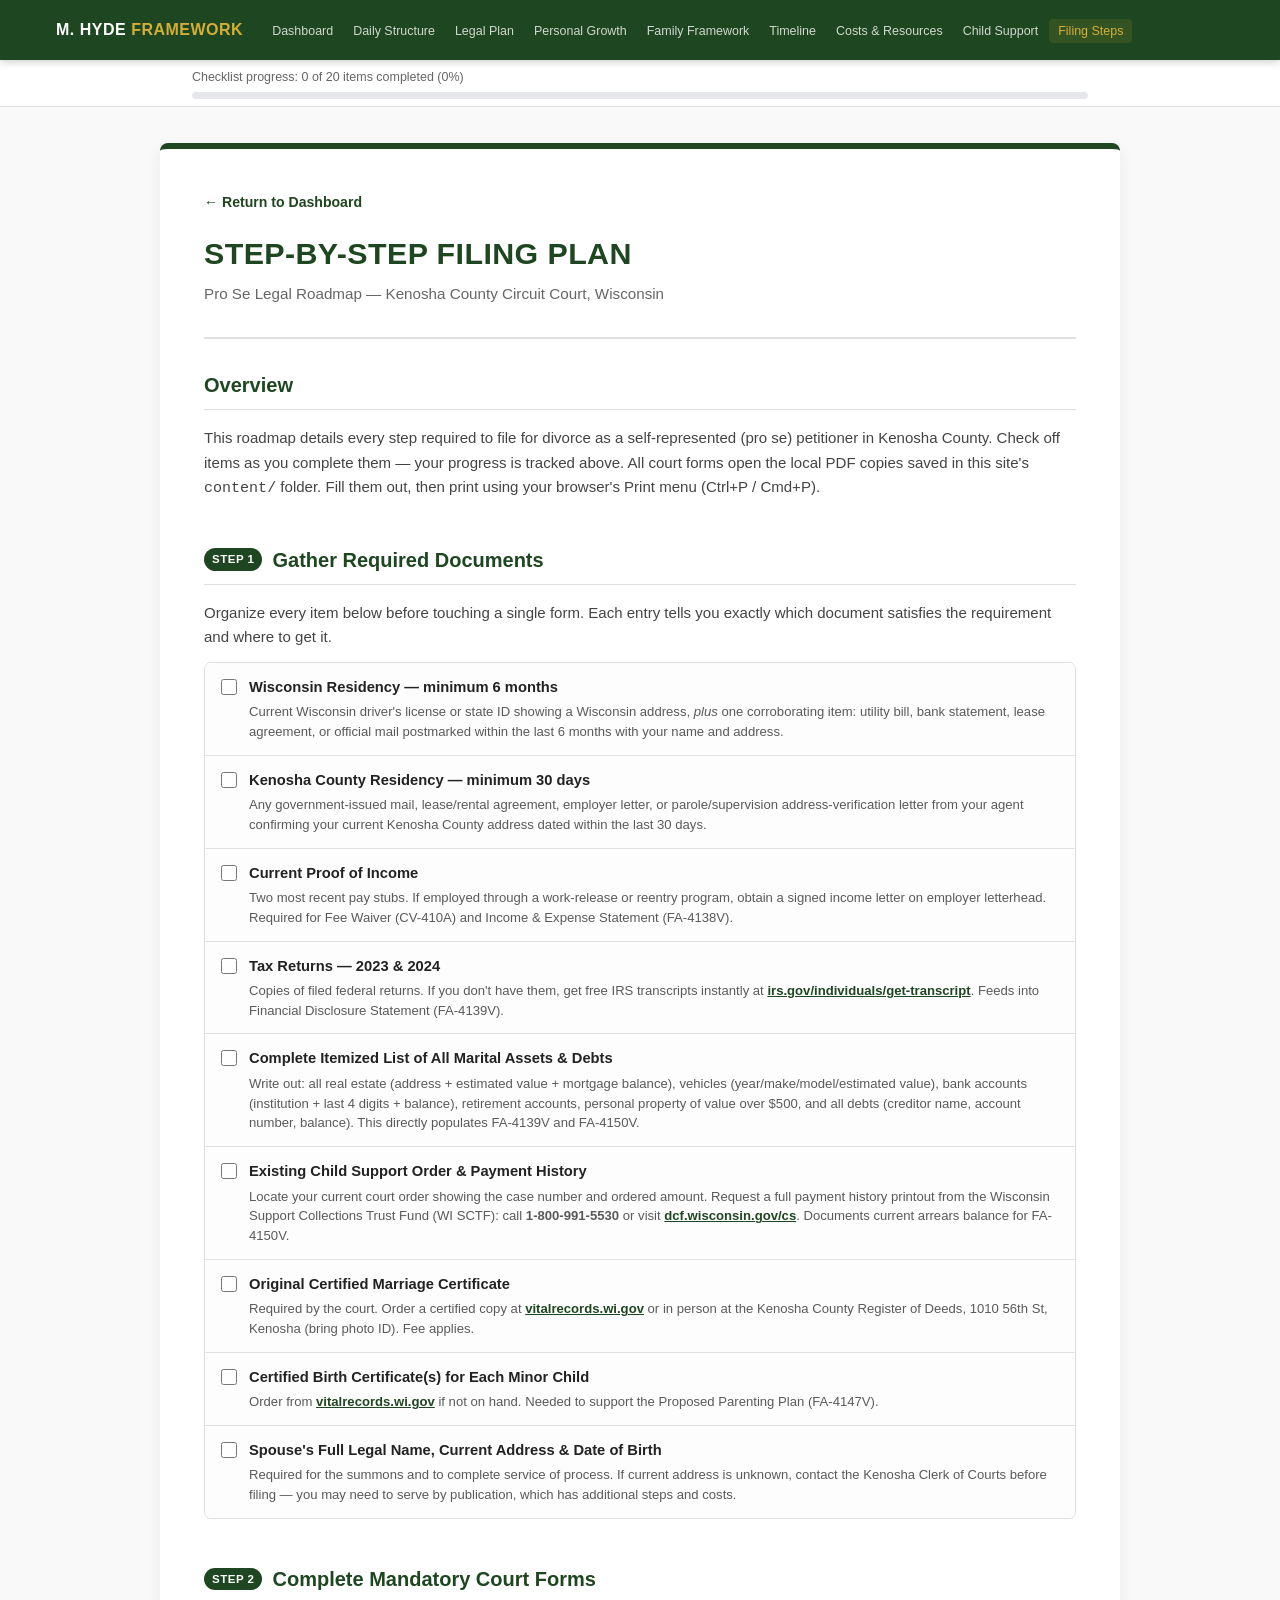
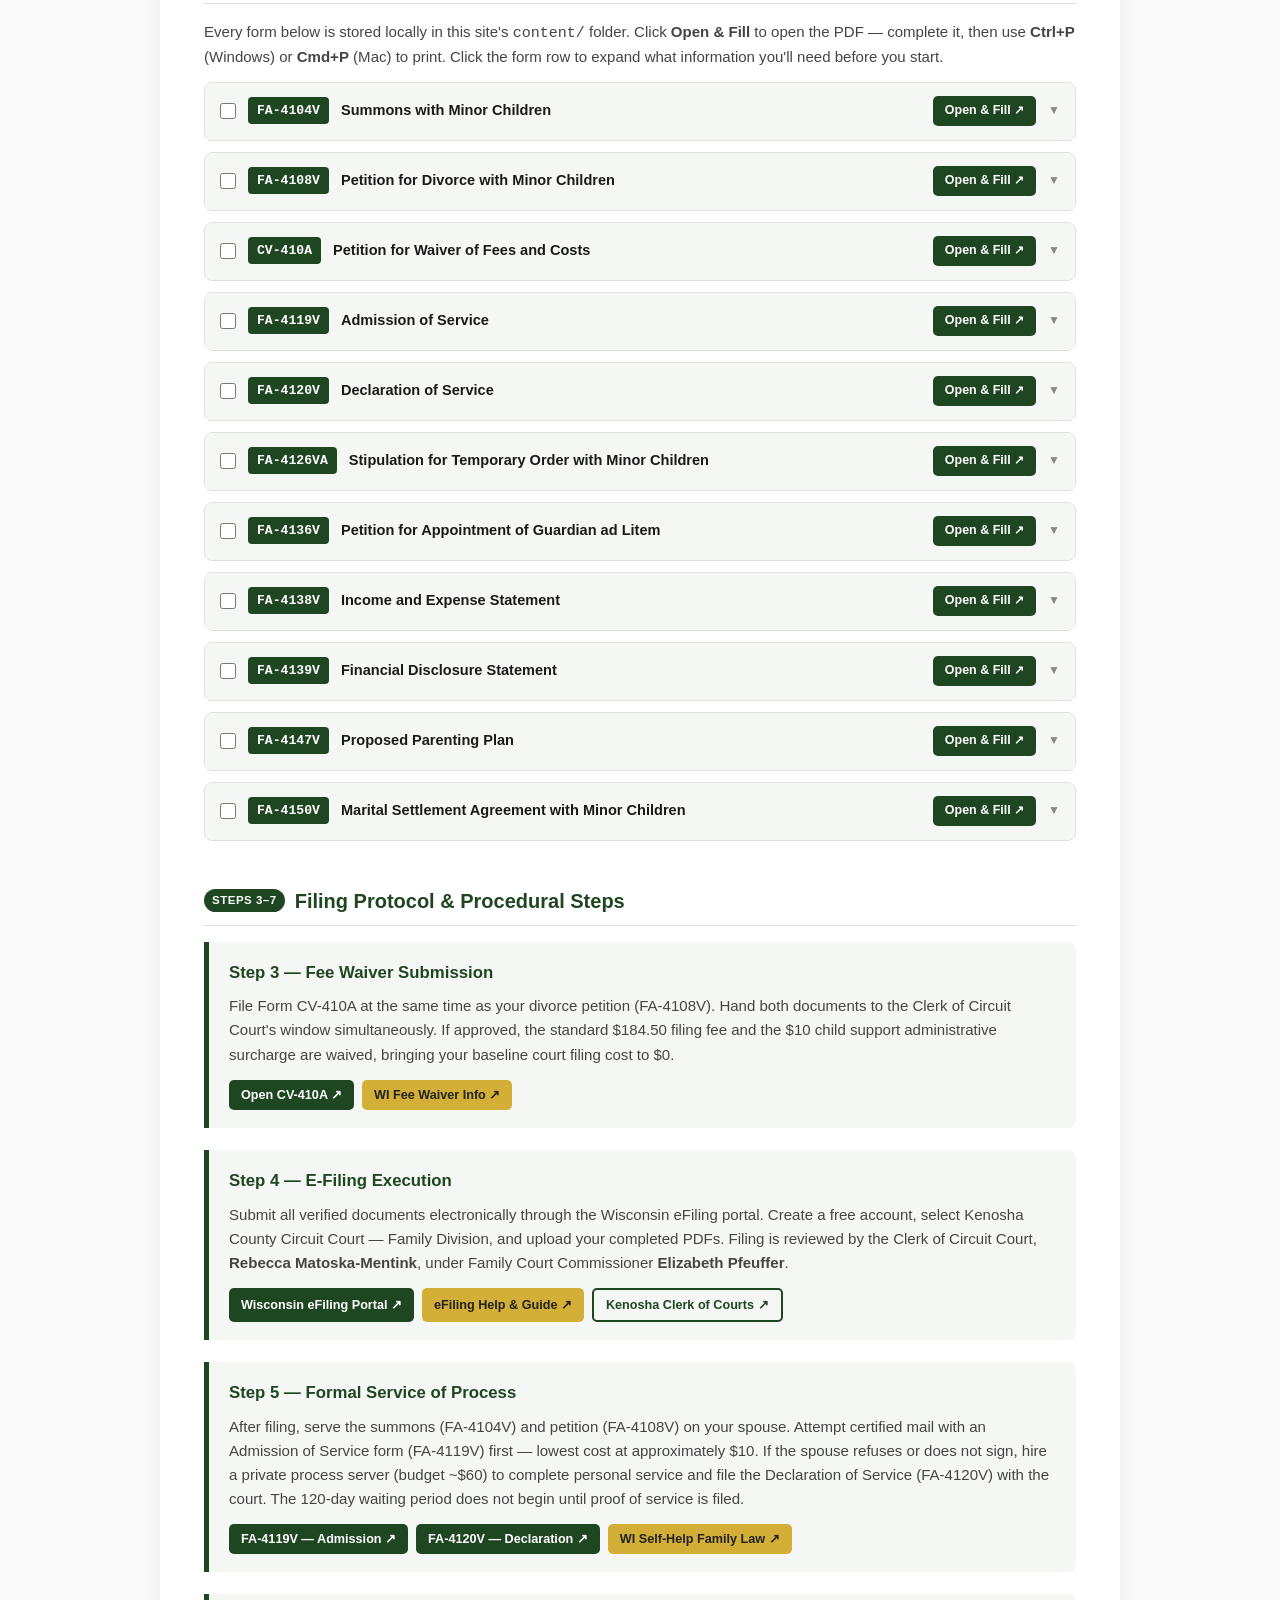
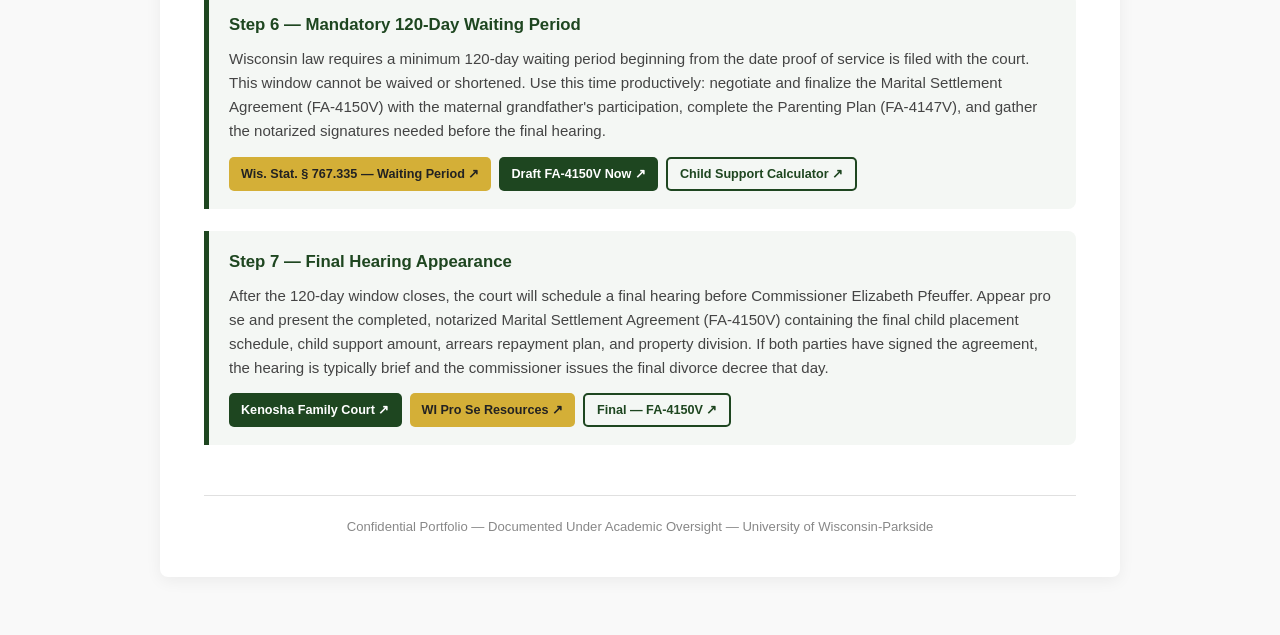
<file: content/filing-steps.html>
<!DOCTYPE html>
<html lang="en">
<head>
    <meta charset="UTF-8">
    <meta name="viewport" content="width=device-width, initial-scale=1.0">
    <title>Step-by-Step Filing Plan - Michael Hyde</title>
    <style>
        :root {
            --primary: #1e4620;
            --gold: #d4af37;
            --dark: #222222;
            --bg: #f9f9f9;
            --white: #ffffff;
            --border: #e0e0e0;
            --green-light: #f4f7f4;
        }
        * { box-sizing: border-box; margin: 0; padding: 0; }

        body {
            font-family: -apple-system, BlinkMacSystemFont, "Segoe UI", Roboto, Helvetica, Arial, sans-serif;
            line-height: 1.6;
            color: var(--dark);
            background: var(--bg);
            padding-top: 60px;
        }

        /* ── NAVBAR ── */
        .navbar {
            position: fixed; top: 0; left: 0; width: 100%;
            background: var(--primary);
            box-shadow: 0 2px 8px rgba(0,0,0,.2);
            z-index: 1000;
        }
        .nav-container {
            max-width: 1200px; margin: 0 auto;
            display: flex; align-items: center;
            padding: 0 16px; height: 60px; gap: 20px;
        }
        .nav-brand {
            color: var(--white); font-weight: 700;
            text-transform: uppercase; letter-spacing: .5px;
            text-decoration: none; font-size: 1rem;
            white-space: nowrap; flex-shrink: 0;
        }
        .nav-brand span { color: var(--gold); }
        .nav-links { display: flex; list-style: none; gap: 2px; flex-wrap: wrap; }
        .nav-links a {
            color: #d0d8d0; text-decoration: none;
            font-size: .78rem; font-weight: 500;
            padding: 5px 9px; border-radius: 4px;
            transition: background .15s, color .15s; white-space: nowrap;
        }
        .nav-links a:hover { color: var(--white); background: rgba(255,255,255,.12); }
        .nav-links a.active { color: var(--gold); background: rgba(212,175,55,.12); }

        /* ── PROGRESS BANNER ── */
        .progress-bar-wrap {
            position: sticky; top: 60px; z-index: 900;
            background: var(--white); border-bottom: 1px solid var(--border);
            padding: 8px 0 7px;
        }
        .progress-inner { max-width: 960px; margin: 0 auto; padding: 0 32px; }
        .progress-label { font-size: .78rem; color: #666; margin-bottom: 4px; }
        .progress-track { height: 7px; background: #e5e7eb; border-radius: 4px; overflow: hidden; }
        .progress-fill {
            height: 100%; background: var(--primary); border-radius: 4px;
            width: 0%; transition: width .35s ease;
        }

        /* ── CONTAINER ── */
        .container {
            max-width: 960px; margin: 36px auto 60px;
            background: var(--white); padding: 40px 44px;
            border-radius: 8px;
            box-shadow: 0 4px 16px rgba(0,0,0,.06);
            border-top: 6px solid var(--primary);
        }
        header { border-bottom: 2px solid var(--border); padding-bottom: 18px; margin-bottom: 30px; }
        h1 { color: var(--primary); font-size: 1.9rem; text-transform: uppercase; letter-spacing: .4px; margin-bottom: 4px; }
        .subtitle { color: #666; font-weight: 500; font-size: .95rem; }
        .back-link {
            display: inline-block; color: var(--primary); text-decoration: none;
            font-weight: 700; margin-bottom: 16px; font-size: .88rem;
        }
        .back-link:hover { color: var(--gold); }
        section { margin-bottom: 44px; }
        h2 {
            color: var(--primary); font-size: 1.25rem;
            border-bottom: 1px solid var(--border);
            padding-bottom: 8px; margin-bottom: 16px;
            display: flex; align-items: center; gap: 10px;
        }
        .step-badge {
            background: var(--primary); color: var(--white);
            font-size: .72rem; font-weight: 700; padding: 2px 8px;
            border-radius: 12px; text-transform: uppercase; letter-spacing: .5px;
        }
        p { margin-bottom: 13px; color: #444; font-size: .94rem; }

        /* ── DOCUMENT CHECKLIST ── */
        .doc-list { list-style: none; border: 1px solid var(--border); border-radius: 7px; overflow: hidden; }
        .doc-list li {
            display: flex; align-items: flex-start; gap: 12px;
            padding: 13px 16px; border-bottom: 1px solid var(--border);
            background: #fdfdfd; transition: background .15s;
        }
        .doc-list li:last-child { border-bottom: none; }
        .doc-list li:hover { background: var(--green-light); }
        .doc-list input[type="checkbox"] {
            margin-top: 3px; accent-color: var(--primary);
            width: 16px; height: 16px; flex-shrink: 0; cursor: pointer;
        }
        .doc-text { flex: 1; }
        .doc-label { font-weight: 600; font-size: .92rem; }
        .doc-hint { font-size: .82rem; color: #5a5a5a; margin-top: 3px; line-height: 1.5; }
        .doc-hint a { color: var(--primary); font-weight: 600; }
        .doc-list input[type="checkbox"]:checked ~ .doc-text .doc-label {
            text-decoration: line-through; color: #999;
        }

        /* ── FORM CARDS ── */
        .forms-grid { display: grid; gap: 11px; }
        .form-card {
            border: 1px solid var(--border); border-radius: 8px;
            overflow: hidden; transition: box-shadow .2s;
        }
        .form-card:hover { box-shadow: 0 3px 14px rgba(0,0,0,.09); }
        .form-card-header {
            display: flex; align-items: center; gap: 12px;
            padding: 13px 15px; background: var(--green-light);
            border-bottom: 1px solid transparent; cursor: pointer;
            user-select: none;
        }
        .form-card-header.open { border-bottom-color: var(--border); }
        .form-card-header input[type="checkbox"] {
            accent-color: var(--primary); width: 16px; height: 16px;
            flex-shrink: 0; cursor: pointer;
        }
        .form-code {
            font-family: monospace; background: var(--primary); color: var(--white);
            padding: 3px 9px; border-radius: 4px; font-size: .82rem;
            font-weight: 700; white-space: nowrap; flex-shrink: 0;
        }
        .form-title { flex: 1; font-weight: 600; font-size: .91rem; color: #1a1a1a; }
        .form-toggle { font-size: .75rem; color: #888; flex-shrink: 0; transition: transform .2s; }
        .form-toggle.open { transform: rotate(180deg); }
        .form-actions { display: flex; gap: 7px; flex-shrink: 0; }
        .btn {
            display: inline-flex; align-items: center; gap: 4px;
            padding: 5px 12px; border-radius: 5px;
            font-size: .78rem; font-weight: 700;
            text-decoration: none; cursor: pointer; border: none;
            transition: opacity .2s, transform .1s; white-space: nowrap;
        }
        .btn:hover { opacity: .82; transform: translateY(-1px); }
        .btn-fill { background: var(--primary); color: var(--white); }
        .btn-print { background: var(--gold); color: #222; }

        .form-card-body {
            padding: 14px 16px; font-size: .86rem; color: #4a4a4a;
            display: none; background: var(--white);
        }
        .form-card-body.open { display: block; }
        .form-card-body strong { color: var(--primary); }
        .form-card-body ul { margin: 6px 0 6px 18px; }
        .form-card-body li { margin-bottom: 5px; line-height: 1.5; }
        .form-card-body .form-note {
            margin-top: 10px; padding: 8px 12px;
            background: #fffbea; border-left: 3px solid var(--gold);
            border-radius: 0 4px 4px 0; font-size: .82rem; color: #5a4a10;
        }

        /* ── STEP BLOCKS ── */
        .step-block {
            margin-bottom: 22px; padding: 18px 20px;
            border-left: 5px solid var(--primary);
            background: var(--green-light); border-radius: 0 8px 8px 0;
        }
        .step-title { font-size: 1.05rem; font-weight: 700; color: var(--primary); margin-bottom: 8px; }
        .step-links { margin-top: 12px; display: flex; gap: 8px; flex-wrap: wrap; }
        .step-link {
            display: inline-flex; align-items: center; gap: 5px;
            padding: 5px 12px; border-radius: 5px; font-size: .79rem;
            font-weight: 700; text-decoration: none;
            background: var(--primary); color: var(--white);
            transition: opacity .2s;
        }
        .step-link:hover { opacity: .82; }
        .step-link.gold { background: var(--gold); color: #222; }
        .step-link.outline {
            background: transparent; color: var(--primary);
            border: 2px solid var(--primary);
        }

        footer {
            text-align: center; margin-top: 50px; padding-top: 20px;
            border-top: 1px solid var(--border); font-size: .82rem; color: #888;
        }

        @media (max-width: 680px) {
            .container { padding: 20px 18px; margin: 12px; }
            .nav-links a { font-size: .72rem; padding: 4px 6px; }
            h1 { font-size: 1.5rem; }
            .form-actions { flex-direction: column; }
        }
        @media print {
            .navbar, .progress-bar-wrap, .btn, .form-actions, .step-links { display: none !important; }
            body { padding-top: 0; background: white; }
            .container { box-shadow: none; margin: 0; border-top: none; padding: 20px; }
            .form-card-body { display: block !important; }
        }
    </style>
</head>
<body>

<!-- NAVBAR — matches repo structure exactly -->
<nav class="navbar">
    <div class="nav-container">
        <a class="nav-brand" href="../index.html">M. Hyde <span>Framework</span></a>
        <ul class="nav-links">
            <li><a href="../index.html">Dashboard</a></li>
            <li><a href="daily-structure.html">Daily Structure</a></li>
            <li><a href="legal-divorce.html">Legal Plan</a></li>
            <li><a href="personal-growth.html">Personal Growth</a></li>
            <li><a href="family-framework.html">Family Framework</a></li>
            <li><a href="timeline.html">Timeline</a></li>
            <li><a href="costs-resources.html">Costs &amp; Resources</a></li>
            <li><a href="children-support.html">Child Support</a></li>
            <li><a href="filing-steps.html" class="active">Filing Steps</a></li>
        </ul>
    </div>
</nav>

<!-- PROGRESS BANNER -->
<div class="progress-bar-wrap">
    <div class="progress-inner">
        <div class="progress-label" id="progress-label">Checklist progress: 0 of 21 items completed</div>
        <div class="progress-track"><div class="progress-fill" id="progress-fill"></div></div>
    </div>
</div>

<div class="container">
    <a href="../index.html" class="back-link">← Return to Dashboard</a>

    <header>
        <h1>Step-by-Step Filing Plan</h1>
        <p class="subtitle">Pro Se Legal Roadmap — Kenosha County Circuit Court, Wisconsin</p>
    </header>

    <!-- OVERVIEW -->
    <section>
        <h2>Overview</h2>
        <p>This roadmap details every step required to file for divorce as a self-represented (pro se) petitioner in Kenosha County. Check off items as you complete them — your progress is tracked above. All court forms open the local PDF copies saved in this site's <code>content/</code> folder. Fill them out, then print using your browser's Print menu (Ctrl+P / Cmd+P).</p>
    </section>

    <!-- STEP 1 — GATHER DOCUMENTS -->
    <section>
        <h2><span class="step-badge">Step 1</span> Gather Required Documents</h2>
        <p>Organize every item below before touching a single form. Each entry tells you exactly which document satisfies the requirement and where to get it.</p>
        <ul class="doc-list">

            <li>
                <input type="checkbox" class="checklist-item">
                <div class="doc-text">
                    <div class="doc-label">Wisconsin Residency — minimum 6 months</div>
                    <div class="doc-hint">Current Wisconsin driver's license or state ID showing a Wisconsin address, <em>plus</em> one corroborating item: utility bill, bank statement, lease agreement, or official mail postmarked within the last 6 months with your name and address.</div>
                </div>
            </li>

            <li>
                <input type="checkbox" class="checklist-item">
                <div class="doc-text">
                    <div class="doc-label">Kenosha County Residency — minimum 30 days</div>
                    <div class="doc-hint">Any government-issued mail, lease/rental agreement, employer letter, or parole/supervision address-verification letter from your agent confirming your current Kenosha County address dated within the last 30 days.</div>
                </div>
            </li>

            <li>
                <input type="checkbox" class="checklist-item">
                <div class="doc-text">
                    <div class="doc-label">Current Proof of Income</div>
                    <div class="doc-hint">Two most recent pay stubs. If employed through a work-release or reentry program, obtain a signed income letter on employer letterhead. Required for Fee Waiver (CV-410A) and Income &amp; Expense Statement (FA-4138V).</div>
                </div>
            </li>

            <li>
                <input type="checkbox" class="checklist-item">
                <div class="doc-text">
                    <div class="doc-label">Tax Returns — 2023 &amp; 2024</div>
                    <div class="doc-hint">Copies of filed federal returns. If you don't have them, get free IRS transcripts instantly at <a href="https://www.irs.gov/individuals/get-transcript" target="_blank" rel="noopener">irs.gov/individuals/get-transcript</a>. Feeds into Financial Disclosure Statement (FA-4139V).</div>
                </div>
            </li>

            <li>
                <input type="checkbox" class="checklist-item">
                <div class="doc-text">
                    <div class="doc-label">Complete Itemized List of All Marital Assets &amp; Debts</div>
                    <div class="doc-hint">Write out: all real estate (address + estimated value + mortgage balance), vehicles (year/make/model/estimated value), bank accounts (institution + last 4 digits + balance), retirement accounts, personal property of value over $500, and all debts (creditor name, account number, balance). This directly populates FA-4139V and FA-4150V.</div>
                </div>
            </li>

            <li>
                <input type="checkbox" class="checklist-item">
                <div class="doc-text">
                    <div class="doc-label">Existing Child Support Order &amp; Payment History</div>
                    <div class="doc-hint">Locate your current court order showing the case number and ordered amount. Request a full payment history printout from the Wisconsin Support Collections Trust Fund (WI SCTF): call <strong>1-800-991-5530</strong> or visit <a href="https://dcf.wisconsin.gov/cs" target="_blank" rel="noopener">dcf.wisconsin.gov/cs</a>. Documents current arrears balance for FA-4150V.</div>
                </div>
            </li>

            <li>
                <input type="checkbox" class="checklist-item">
                <div class="doc-text">
                    <div class="doc-label">Original Certified Marriage Certificate</div>
                    <div class="doc-hint">Required by the court. Order a certified copy at <a href="https://vitalrecords.wi.gov" target="_blank" rel="noopener">vitalrecords.wi.gov</a> or in person at the Kenosha County Register of Deeds, 1010 56th St, Kenosha (bring photo ID). Fee applies.</div>
                </div>
            </li>

            <li>
                <input type="checkbox" class="checklist-item">
                <div class="doc-text">
                    <div class="doc-label">Certified Birth Certificate(s) for Each Minor Child</div>
                    <div class="doc-hint">Order from <a href="https://vitalrecords.wi.gov" target="_blank" rel="noopener">vitalrecords.wi.gov</a> if not on hand. Needed to support the Proposed Parenting Plan (FA-4147V).</div>
                </div>
            </li>

            <li>
                <input type="checkbox" class="checklist-item">
                <div class="doc-text">
                    <div class="doc-label">Spouse's Full Legal Name, Current Address &amp; Date of Birth</div>
                    <div class="doc-hint">Required for the summons and to complete service of process. If current address is unknown, contact the Kenosha Clerk of Courts before filing — you may need to serve by publication, which has additional steps and costs.</div>
                </div>
            </li>

        </ul>
    </section>

    <!-- STEP 2 — FORMS -->
    <section>
        <h2><span class="step-badge">Step 2</span> Complete Mandatory Court Forms</h2>
        <p>Every form below is stored locally in this site's <code>content/</code> folder. Click <strong>Open &amp; Fill</strong> to open the PDF — complete it, then use <strong>Ctrl+P</strong> (Windows) or <strong>Cmd+P</strong> (Mac) to print. Click the form row to expand what information you'll need before you start.</p>

        <div class="forms-grid">

            <!-- FA-4104V -->
            <div class="form-card">
                <div class="form-card-header" onclick="toggleCard(this)">
                    <input type="checkbox" class="checklist-item" onclick="event.stopPropagation()">
                    <span class="form-code">FA-4104V</span>
                    <span class="form-title">Summons with Minor Children</span>
                    <div class="form-actions" onclick="event.stopPropagation()">
                        <a href="FA-4104V.pdf" target="_blank" class="btn btn-fill">Open &amp; Fill ↗</a>
                    </div>
                    <span class="form-toggle">▼</span>
                </div>
                <div class="form-card-body">
                    <strong>What you need to fill this out:</strong>
                    <ul>
                        <li>Full legal names of both spouses exactly as they appear on the marriage certificate</li>
                        <li>Kenosha County as the filing county</li>
                        <li>Respondent's last known mailing address (for service)</li>
                        <li>Action type: Divorce with Minor Children</li>
                    </ul>
                    <div class="form-note">This form formally notifies your spouse that a divorce action has been filed. It is served alongside FA-4108V.</div>
                </div>
            </div>

            <!-- FA-4108V -->
            <div class="form-card">
                <div class="form-card-header" onclick="toggleCard(this)">
                    <input type="checkbox" class="checklist-item" onclick="event.stopPropagation()">
                    <span class="form-code">FA-4108V</span>
                    <span class="form-title">Petition for Divorce with Minor Children</span>
                    <div class="form-actions" onclick="event.stopPropagation()">
                        <a href="FA-4108V.pdf" target="_blank" class="btn btn-fill">Open &amp; Fill ↗</a>
                    </div>
                    <span class="form-toggle">▼</span>
                </div>
                <div class="form-card-body">
                    <strong>What you need to fill this out:</strong>
                    <ul>
                        <li>Date and location of marriage (from certified marriage certificate)</li>
                        <li>Full names, dates of birth, and ages of all minor children</li>
                        <li>Current address and county of residence for both parties</li>
                        <li>Grounds: irretrievable breakdown of the marriage</li>
                        <li>Brief statement of requested child custody and placement arrangement</li>
                        <li>Whether you are requesting child support, maintenance, or property division</li>
                    </ul>
                    <div class="form-note">This is the primary filing document that opens the case. File it together with FA-4104V and CV-410A.</div>
                </div>
            </div>

            <!-- CV-410A — moved up, filed simultaneously with petition -->
            <div class="form-card">
                <div class="form-card-header" onclick="toggleCard(this)">
                    <input type="checkbox" class="checklist-item" onclick="event.stopPropagation()">
                    <span class="form-code">CV-410A</span>
                    <span class="form-title">Petition for Waiver of Fees and Costs</span>
                    <div class="form-actions" onclick="event.stopPropagation()">
                        <a href="CV-410A.pdf" target="_blank" class="btn btn-fill">Open &amp; Fill ↗</a>
                    </div>
                    <span class="form-toggle">▼</span>
                </div>
                <div class="form-card-body">
                    <strong>What you need to fill this out:</strong>
                    <ul>
                        <li>Gross and net monthly income (from pay stubs or employer letter)</li>
                        <li>Monthly household expenses and number of dependents</li>
                        <li>Statement that the $194.50 filing fee creates a financial hardship</li>
                    </ul>
                    <div class="form-note">File simultaneously with FA-4108V at the clerk's window. If approved, the $184.50 filing fee and $10 child support surcharge are waived entirely.</div>
                </div>
            </div>

            <!-- FA-4119V -->
            <div class="form-card">
                <div class="form-card-header" onclick="toggleCard(this)">
                    <input type="checkbox" class="checklist-item" onclick="event.stopPropagation()">
                    <span class="form-code">FA-4119V</span>
                    <span class="form-title">Admission of Service</span>
                    <div class="form-actions" onclick="event.stopPropagation()">
                        <a href="FA-4119V.pdf" target="_blank" class="btn btn-fill">Open &amp; Fill ↗</a>
                    </div>
                    <span class="form-toggle">▼</span>
                </div>
                <div class="form-card-body">
                    <strong>What you need to fill this out:</strong>
                    <ul>
                        <li>Case number (assigned by clerk after filing)</li>
                        <li>Spouse's signature acknowledging they received the summons and petition</li>
                        <li>Date of receipt</li>
                    </ul>
                    <div class="form-note">Lowest-cost service method — send via certified mail (~$10). If spouse refuses to sign, skip to a process server and use FA-4120V instead.</div>
                </div>
            </div>

            <!-- FA-4120V -->
            <div class="form-card">
                <div class="form-card-header" onclick="toggleCard(this)">
                    <input type="checkbox" class="checklist-item" onclick="event.stopPropagation()">
                    <span class="form-code">FA-4120V</span>
                    <span class="form-title">Declaration of Service</span>
                    <div class="form-actions" onclick="event.stopPropagation()">
                        <a href="FA-4120V.pdf" target="_blank" class="btn btn-fill">Open &amp; Fill ↗</a>
                    </div>
                    <span class="form-toggle">▼</span>
                </div>
                <div class="form-card-body">
                    <strong>What you need to fill this out:</strong>
                    <ul>
                        <li>Date, time, and method of service (certified mail or personal service)</li>
                        <li>Full name and address of person who was served</li>
                        <li>Signature of the person who performed service (you or the process server)</li>
                    </ul>
                </div>
            </div>

            <!-- FA-4126VA -->
            <div class="form-card">
                <div class="form-card-header" onclick="toggleCard(this)">
                    <input type="checkbox" class="checklist-item" onclick="event.stopPropagation()">
                    <span class="form-code">FA-4126VA</span>
                    <span class="form-title">Stipulation for Temporary Order with Minor Children</span>
                    <div class="form-actions" onclick="event.stopPropagation()">
                        <a href="FA-4126VA.pdf" target="_blank" class="btn btn-fill">Open &amp; Fill ↗</a>
                    </div>
                    <span class="form-toggle">▼</span>
                </div>
                <div class="form-card-body">
                    <strong>What you need to fill this out:</strong>
                    <ul>
                        <li>Both parties' agreed temporary child placement schedule</li>
                        <li>Temporary child support amount (use the WI Child Support Calculator at <a href="https://dcf.wisconsin.gov/cs/calculator" target="_blank" rel="noopener">dcf.wisconsin.gov/cs/calculator</a>)</li>
                        <li>Temporary maintenance/spousal support terms, if any</li>
                        <li>Signatures of both parties</li>
                    </ul>
                    <div class="form-note">Governs custody, placement, and support arrangements during the mandatory 120-day waiting period.</div>
                </div>
            </div>

            <!-- FA-4136V -->
            <div class="form-card">
                <div class="form-card-header" onclick="toggleCard(this)">
                    <input type="checkbox" class="checklist-item" onclick="event.stopPropagation()">
                    <span class="form-code">FA-4136V</span>
                    <span class="form-title">Petition for Appointment of Guardian ad Litem</span>
                    <div class="form-actions" onclick="event.stopPropagation()">
                        <a href="FA-4136V.pdf" target="_blank" class="btn btn-fill">Open &amp; Fill ↗</a>
                    </div>
                    <span class="form-toggle">▼</span>
                </div>
                <div class="form-card-body">
                    <strong>What you need to fill this out:</strong>
                    <ul>
                        <li>Full names and dates of birth of each minor child</li>
                        <li>Reason a GAL is needed (contested placement, child welfare concerns, high-conflict case)</li>
                        <li>Income and asset information (court may allocate GAL fees between parties)</li>
                    </ul>
                    <div class="form-note">A Guardian ad Litem (GAL) is an attorney appointed to represent the children's best interests independently of either parent. Required in contested custody cases.</div>
                </div>
            </div>

            <!-- FA-4138V -->
            <div class="form-card">
                <div class="form-card-header" onclick="toggleCard(this)">
                    <input type="checkbox" class="checklist-item" onclick="event.stopPropagation()">
                    <span class="form-code">FA-4138V</span>
                    <span class="form-title">Income and Expense Statement</span>
                    <div class="form-actions" onclick="event.stopPropagation()">
                        <a href="FA-4138V.pdf" target="_blank" class="btn btn-fill">Open &amp; Fill ↗</a>
                    </div>
                    <span class="form-toggle">▼</span>
                </div>
                <div class="form-card-body">
                    <strong>What you need to fill this out:</strong>
                    <ul>
                        <li>Gross and net monthly income from all sources (pay stubs)</li>
                        <li>Monthly housing costs: rent or mortgage, utilities, renter's insurance</li>
                        <li>Monthly living expenses: food, transportation, clothing, phone, medical</li>
                        <li>Monthly child-related costs: childcare, school fees, medical, activities</li>
                        <li>Current child support payments already being made or received</li>
                    </ul>
                </div>
            </div>

            <!-- FA-4139V -->
            <div class="form-card">
                <div class="form-card-header" onclick="toggleCard(this)">
                    <input type="checkbox" class="checklist-item" onclick="event.stopPropagation()">
                    <span class="form-code">FA-4139V</span>
                    <span class="form-title">Financial Disclosure Statement</span>
                    <div class="form-actions" onclick="event.stopPropagation()">
                        <a href="FA-4139V.pdf" target="_blank" class="btn btn-fill">Open &amp; Fill ↗</a>
                    </div>
                    <span class="form-toggle">▼</span>
                </div>
                <div class="form-card-body">
                    <strong>What you need to fill this out:</strong>
                    <ul>
                        <li>All real estate: address, estimated fair-market value, outstanding mortgage balance</li>
                        <li>All vehicles: year, make, model, estimated value, loan balance</li>
                        <li>All bank/credit union accounts: institution name, last 4 digits, current balance</li>
                        <li>Retirement and investment accounts: institution, account type, current value</li>
                        <li>All debts: creditor name, account number, current balance, monthly payment</li>
                        <li>Life insurance: carrier, face value, cash value, named beneficiary</li>
                        <li>2023 and 2024 federal tax returns</li>
                    </ul>
                    <div class="form-note">Both parties must complete and exchange this form. Wisconsin requires full financial transparency in divorce proceedings.</div>
                </div>
            </div>

            <!-- FA-4147V -->
            <div class="form-card">
                <div class="form-card-header" onclick="toggleCard(this)">
                    <input type="checkbox" class="checklist-item" onclick="event.stopPropagation()">
                    <span class="form-code">FA-4147V</span>
                    <span class="form-title">Proposed Parenting Plan</span>
                    <div class="form-actions" onclick="event.stopPropagation()">
                        <a href="FA-4147V.pdf" target="_blank" class="btn btn-fill">Open &amp; Fill ↗</a>
                    </div>
                    <span class="form-toggle">▼</span>
                </div>
                <div class="form-card-body">
                    <strong>What you need to fill this out:</strong>
                    <ul>
                        <li>Children's full names, dates of birth, current school and grade</li>
                        <li>Proposed weekly placement schedule (specific days and times with each parent)</li>
                        <li>Holiday, school break, and summer vacation schedule</li>
                        <li>Legal custody proposal: joint (both parents decide) or sole (one parent decides)</li>
                        <li>Transportation plan: who picks up and drops off, at what location</li>
                        <li>Plan for handling medical, educational, and extracurricular decisions</li>
                    </ul>
                </div>
            </div>

            <!-- FA-4150V -->
            <div class="form-card">
                <div class="form-card-header" onclick="toggleCard(this)">
                    <input type="checkbox" class="checklist-item" onclick="event.stopPropagation()">
                    <span class="form-code">FA-4150V</span>
                    <span class="form-title">Marital Settlement Agreement with Minor Children</span>
                    <div class="form-actions" onclick="event.stopPropagation()">
                        <a href="FA-4150V.pdf" target="_blank" class="btn btn-fill">Open &amp; Fill ↗</a>
                    </div>
                    <span class="form-toggle">▼</span>
                </div>
                <div class="form-card-body">
                    <strong>What you need to fill this out:</strong>
                    <ul>
                        <li>Completed FA-4147V (Parenting Plan) — attach as exhibit</li>
                        <li>Completed FA-4139V (Financial Disclosure) for both parties</li>
                        <li>Agreed final division of all marital property and debts (who gets what, who owes what)</li>
                        <li>Final child support amount and payment method</li>
                        <li>Arrears repayment structure negotiated with maternal grandfather</li>
                        <li>Both parties' signatures — must be signed before a <strong>notary public</strong></li>
                    </ul>
                    <div class="form-note">This is the primary final order document presented to Commissioner Pfeuffer at the final hearing. Get it notarized before the hearing date.</div>
                </div>
            </div>

        </div><!-- /forms-grid -->
    </section>

    <!-- FILING PROTOCOL -->
    <section>
        <h2><span class="step-badge">Steps 3–7</span> Filing Protocol &amp; Procedural Steps</h2>

        <div class="step-block">
            <div class="step-title">Step 3 — Fee Waiver Submission</div>
            <p>File Form CV-410A at the same time as your divorce petition (FA-4108V). Hand both documents to the Clerk of Circuit Court's window simultaneously. If approved, the standard $184.50 filing fee and the $10 child support administrative surcharge are waived, bringing your baseline court filing cost to $0.</p>
            <div class="step-links">
                <a href="CV-410A.pdf" target="_blank" class="step-link">Open CV-410A ↗</a>
                <a href="https://www.wicourts.gov/forms1/circuit/ccform.jsp?FormNumber=CV-410A" target="_blank" rel="noopener" class="step-link gold">WI Fee Waiver Info ↗</a>
            </div>
        </div>

        <div class="step-block">
            <div class="step-title">Step 4 — E-Filing Execution</div>
            <p>Submit all verified documents electronically through the Wisconsin eFiling portal. Create a free account, select Kenosha County Circuit Court — Family Division, and upload your completed PDFs. Filing is reviewed by the Clerk of Circuit Court, <strong>Rebecca Matoska-Mentink</strong>, under Family Court Commissioner <strong>Elizabeth Pfeuffer</strong>.</p>
            <div class="step-links">
                <a href="https://efiling.wicourts.gov" target="_blank" rel="noopener" class="step-link">Wisconsin eFiling Portal ↗</a>
                <a href="https://logon.wicourts.gov/?target=efiling" target="_blank" rel="noopener" class="step-link gold">eFiling Help &amp; Guide ↗</a>
                <a href="https://www.kenoshacountywi.gov/118/Clerk-of-Courts" target="_blank" rel="noopener" class="step-link outline">Kenosha Clerk of Courts ↗</a>
            </div>
        </div>

        <div class="step-block">
            <div class="step-title">Step 5 — Formal Service of Process</div>
            <p>After filing, serve the summons (FA-4104V) and petition (FA-4108V) on your spouse. Attempt certified mail with an Admission of Service form (FA-4119V) first — lowest cost at approximately $10. If the spouse refuses or does not sign, hire a private process server (budget ~$60) to complete personal service and file the Declaration of Service (FA-4120V) with the court. The 120-day waiting period does not begin until proof of service is filed.</p>
            <div class="step-links">
                <a href="FA-4119V.pdf" target="_blank" class="step-link">FA-4119V — Admission ↗</a>
                <a href="FA-4120V.pdf" target="_blank" class="step-link">FA-4120V — Declaration ↗</a>
                <a href="https://www.wicourts.gov/services/public/selfhelp/index.htm" target="_blank" rel="noopener" class="step-link gold">WI Self-Help Family Law ↗</a>
            </div>
        </div>

        <div class="step-block">
            <div class="step-title">Step 6 — Mandatory 120-Day Waiting Period</div>
            <p>Wisconsin law requires a minimum 120-day waiting period beginning from the date proof of service is filed with the court. This window cannot be waived or shortened. Use this time productively: negotiate and finalize the Marital Settlement Agreement (FA-4150V) with the maternal grandfather's participation, complete the Parenting Plan (FA-4147V), and gather the notarized signatures needed before the final hearing.</p>
            <div class="step-links">
                <a href="https://docs.legis.wisconsin.gov/statutes/statutes/767/iv/335" target="_blank" rel="noopener" class="step-link gold">Wis. Stat. § 767.335 — Waiting Period ↗</a>
                <a href="FA-4150V.pdf" target="_blank" class="step-link">Draft FA-4150V Now ↗</a>
                <a href="https://dcf.wisconsin.gov/cs/order/tools" target="_blank" rel="noopener" class="step-link outline">Child Support Calculator ↗</a>
            </div>
        </div>

        <div class="step-block">
            <div class="step-title">Step 7 — Final Hearing Appearance</div>
            <p>After the 120-day window closes, the court will schedule a final hearing before Commissioner Elizabeth Pfeuffer. Appear pro se and present the completed, notarized Marital Settlement Agreement (FA-4150V) containing the final child placement schedule, child support amount, arrears repayment plan, and property division. If both parties have signed the agreement, the hearing is typically brief and the commissioner issues the final divorce decree that day.</p>
            <div class="step-links">
                <a href="https://www.wicourts.gov/forms1/circuit/ccform.jsp?FormName=&FormNumber=&beg_date=&end_date=&StatuteCite=&Category=12&SubCat=All" target="_blank" rel="noopener" class="step-link">Kenosha Family Court ↗</a>
                <a href="https://www.wicourts.gov/services/public/selfhelp/index.htm" target="_blank" rel="noopener" class="step-link gold">WI Pro Se Resources ↗</a>
                <a href="FA-4150V.pdf" target="_blank" class="step-link outline">Final — FA-4150V ↗</a>
            </div>
        </div>

    </section>

    <footer>
        Confidential Portfolio — Documented Under Academic Oversight — University of Wisconsin-Parkside
    </footer>
</div><!-- /container -->

<script>
    // ── EXPAND / COLLAPSE FORM CARDS ──
    function toggleCard(header) {
        const body = header.nextElementSibling;
        const arrow = header.querySelector('.form-toggle');
        const isOpen = body.classList.contains('open');
        body.classList.toggle('open', !isOpen);
        header.classList.toggle('open', !isOpen);
        if (arrow) arrow.classList.toggle('open', !isOpen);
    }

    // ── PROGRESS TRACKER ──
    const TOTAL = document.querySelectorAll('.checklist-item').length;

    function updateProgress() {
        const checked = document.querySelectorAll('.checklist-item:checked').length;
        const pct = TOTAL > 0 ? Math.round((checked / TOTAL) * 100) : 0;
        document.getElementById('progress-fill').style.width = pct + '%';
        document.getElementById('progress-label').textContent =
            'Checklist progress: ' + checked + ' of ' + TOTAL + ' items completed (' + pct + '%)';
        // Save to localStorage so progress persists on refresh
        const states = Array.from(document.querySelectorAll('.checklist-item'))
            .map(cb => cb.checked);
        try { localStorage.setItem('filing_checklist', JSON.stringify(states)); } catch(e) {}
    }

    // Restore saved state
    try {
        const saved = JSON.parse(localStorage.getItem('filing_checklist') || '[]');
        document.querySelectorAll('.checklist-item').forEach((cb, i) => {
            if (saved[i]) cb.checked = true;
        });
    } catch(e) {}

    document.querySelectorAll('.checklist-item').forEach(cb => {
        cb.addEventListener('change', updateProgress);
    });

    updateProgress();
</script>
</body>
</html>
</file>
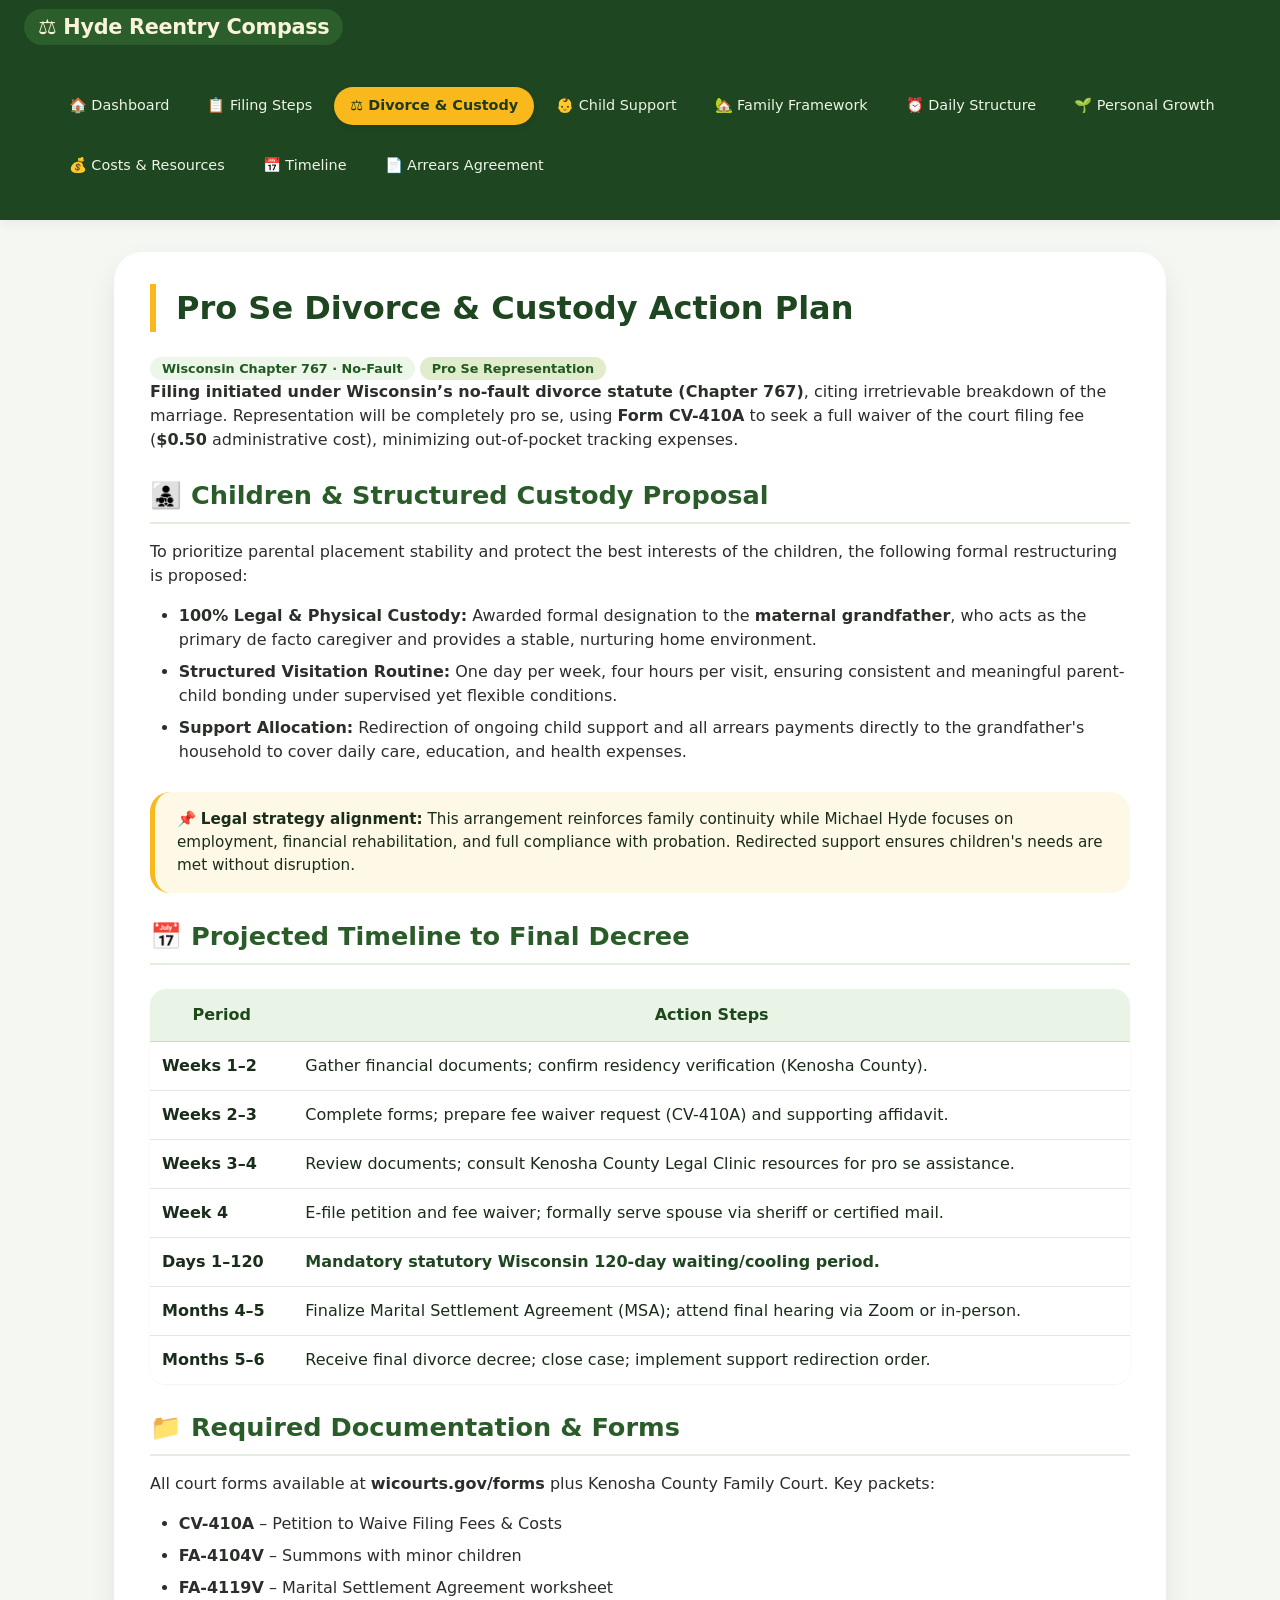
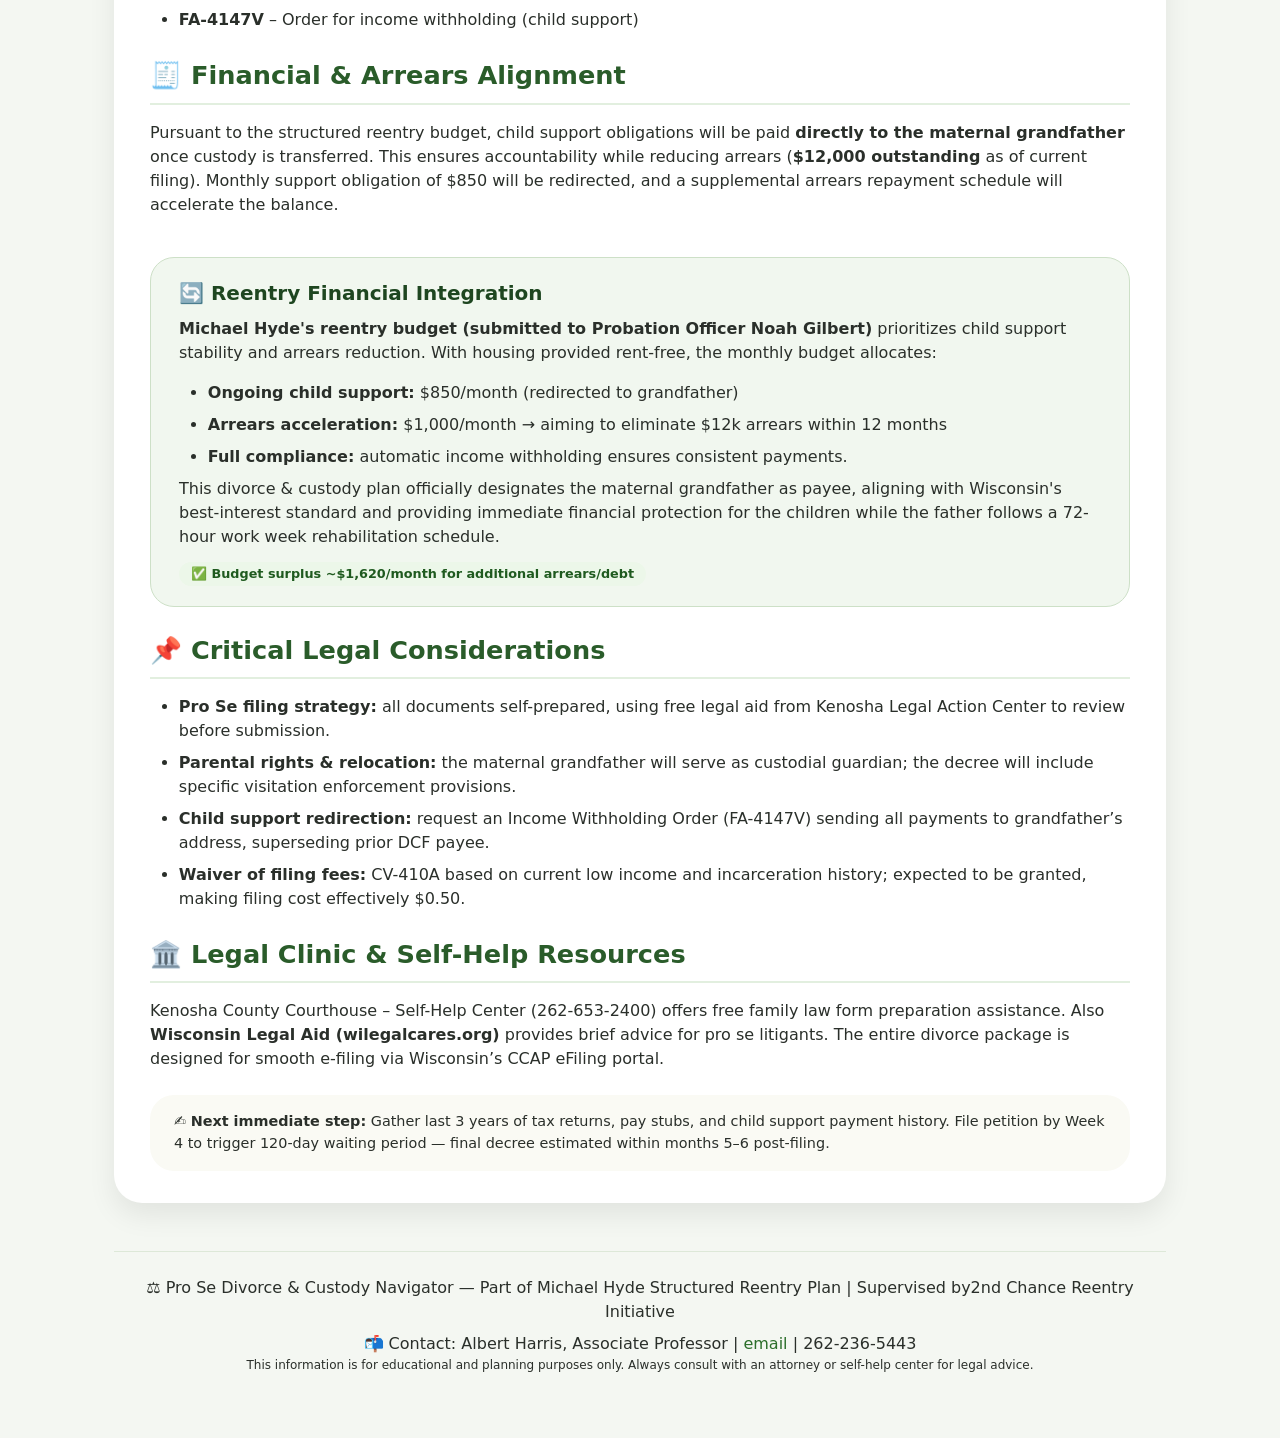
<file: content/legal-divorce.html>
<!DOCTYPE html>
<html lang="en">
<head>
    <meta charset="UTF-8">
    <meta name="viewport" content="width=device-width, initial-scale=1.0, viewport-fit=cover">
    <title>Pro Se Divorce & Custody Plan | Family Reentry Framework</title>
    <style>
        * {
            margin: 0;
            padding: 0;
            box-sizing: border-box;
        }

        body {
            font-family: 'Segoe UI', Roboto, system-ui, 'Helvetica Neue', sans-serif;
            background: #f4f7f2;
            color: #1a2c1a;
            line-height: 1.5;
        }

        /* modern navigation */
        .site-nav {
            background: #1e4620;
            box-shadow: 0 4px 12px rgba(0, 0, 0, 0.05);
            position: sticky;
            top: 0;
            z-index: 100;
        }

        .nav-container {
            max-width: 1300px;
            margin: 0 auto;
            padding: 0 24px;
            display: flex;
            flex-wrap: wrap;
            align-items: center;
            justify-content: space-between;
        }

        .logo-area {
            padding: 12px 0;
        }

        .logo {
            font-weight: 700;
            font-size: 1.3rem;
            color: #f9f3d9;
            text-decoration: none;
            letter-spacing: -0.3px;
            background: #2b5e2a;
            padding: 6px 14px;
            border-radius: 40px;
            transition: 0.2s;
        }

        .logo:hover {
            background: #3f7840;
            color: white;
        }

        .nav-links {
            display: flex;
            flex-wrap: wrap;
            list-style: none;
            gap: 6px;
            padding: 8px 0;
        }

        .nav-links li a {
            display: inline-block;
            padding: 8px 16px;
            font-weight: 500;
            text-decoration: none;
            color: #eef5e6;
            border-radius: 30px;
            font-size: 0.9rem;
            transition: all 0.2s ease;
            background: transparent;
        }

        .nav-links li a:hover {
            background: #2d5e2b;
            color: white;
            transform: translateY(-1px);
        }

        .nav-links li a.active {
            background: #f9b81b;
            color: #1e3a1a;
            box-shadow: 0 2px 6px rgba(0,0,0,0.1);
            font-weight: 600;
        }

        /* main container */
        .main-container {
            max-width: 1100px;
            margin: 32px auto;
            padding: 0 24px;
        }

        .content-card {
            background: white;
            border-radius: 28px;
            box-shadow: 0 12px 28px rgba(0, 0, 0, 0.08);
            padding: 32px 36px;
            transition: all 0.2s;
        }

        @media (max-width: 700px) {
            .content-card {
                padding: 24px 20px;
            }
            .nav-links li a {
                padding: 5px 12px;
                font-size: 0.8rem;
            }
            .nav-container {
                flex-direction: column;
                align-items: stretch;
            }
            .nav-links {
                justify-content: center;
                margin-bottom: 8px;
            }
        }

        h1 {
            font-size: 2rem;
            color: #1e4620;
            border-left: 6px solid #f9b81b;
            padding-left: 20px;
            margin-bottom: 24px;
            font-weight: 700;
        }

        h2 {
            font-size: 1.6rem;
            margin: 1.5rem 0 1rem 0;
            color: #2a5c2a;
            border-bottom: 2px solid #e2efdf;
            padding-bottom: 8px;
        }

        h3 {
            font-size: 1.25rem;
            margin: 1.2rem 0 0.6rem;
            color: #2b4f24;
        }

        p, li {
            font-size: 1rem;
            color: #2a2f2a;
        }

        ul, .highlight-list {
            margin: 1rem 0 1.2rem 1.8rem;
        }

        li {
            margin: 8px 0;
        }

        table {
            width: 100%;
            border-collapse: collapse;
            margin: 24px 0;
            border-radius: 16px;
            overflow: hidden;
            box-shadow: 0 1px 2px rgba(0,0,0,0.05);
        }

        th {
            background-color: #e9f3e6;
            color: #1c481c;
            font-weight: 700;
            padding: 14px 12px;
            border-bottom: 1px solid #cbdcc5;
        }

        td {
            padding: 12px;
            border-bottom: 1px solid #e2e8de;
            background-color: #ffffff;
        }

        tr:last-child td {
            border-bottom: none;
        }

        .info-note {
            background: #fef8e7;
            border-left: 5px solid #f9b81b;
            padding: 16px 22px;
            border-radius: 20px;
            margin: 28px 0 20px;
            font-size: 0.95rem;
        }

        .badge {
            background-color: #ecf7e9;
            color: #1f5a1f;
            padding: 2px 12px;
            border-radius: 50px;
            font-size: 0.8rem;
            font-weight: 600;
            display: inline-block;
        }

        .integration-card {
            background: #f1f7ef;
            border-radius: 24px;
            padding: 20px 28px;
            margin-top: 40px;
            border: 1px solid #cde0c7;
        }

        footer {
            margin-top: 48px;
            text-align: center;
            padding: 24px 16px 32px;
            font-size: 0.85rem;
            color: #5a6e55;
            border-top: 1px solid #dde8d8;
        }

        a {
            color: #2b6e2a;
            text-decoration: none;
            font-weight: 500;
        }
        a:hover {
            text-decoration: underline;
        }
        .btn-subtle {
            display: inline-flex;
            background: #2b6e2a10;
            padding: 4px 12px;
            border-radius: 50px;
            font-size: 0.8rem;
        }
        .timeline-highlight {
            font-weight: 600;
            color: #1e4620;
        }
    </style>
</head>
<body>

<!-- FULL NAVIGATION BAR (consistent with entire site structure) -->
<nav class="site-nav">
    <div class="nav-container">
        <div class="logo-area">
            <a href="../index.html" class="logo">⚖️ Hyde Reentry Compass</a>
        </div>
        <ul class="nav-links">
            <li><a href="../index.html">🏠 Dashboard</a></li>
            <li><a href="filing-steps.html">📋 Filing Steps</a></li>
            <li><a href="legal-divorce.html" class="active">⚖️ Divorce & Custody</a></li>
            <li><a href="children-support.html">👶 Child Support</a></li>
            <li><a href="family-framework.html">🏡 Family Framework</a></li>
            <li><a href="daily-structure.html">⏰ Daily Structure</a></li>
            <li><a href="personal-growth.html">🌱 Personal Growth</a></li>
            <li><a href="costs-resources.html">💰 Costs & Resources</a></li>
            <li><a href="timeline.html">📅 Timeline</a></li>
            <li><a href="arrears-agreement.html">📄 Arrears Agreement</a></li>
        </ul>
    </div>
</nav>

<main class="main-container">
    <div class="content-card">
        <h1>Pro Se Divorce & Custody Action Plan</h1>
        <p><span class="badge">Wisconsin Chapter 767 · No‑Fault</span> <span class="badge" style="background:#e1eccd;">Pro Se Representation</span></p>
        <p><strong>Filing initiated under Wisconsin’s no-fault divorce statute (Chapter 767)</strong>, citing irretrievable breakdown of the marriage. Representation will be completely pro se, using <strong>Form CV-410A</strong> to seek a full waiver of the court filing fee (<strong>$0.50</strong> administrative cost), minimizing out‑of‑pocket tracking expenses.</p>

        <h2>👨‍👧‍👦 Children & Structured Custody Proposal</h2>
        <p>To prioritize parental placement stability and protect the best interests of the children, the following formal restructuring is proposed:</p>
        <ul>
            <li><strong>100% Legal & Physical Custody:</strong> Awarded formal designation to the <strong>maternal grandfather</strong>, who acts as the primary de facto caregiver and provides a stable, nurturing home environment.</li>
            <li><strong>Structured Visitation Routine:</strong> One day per week, four hours per visit, ensuring consistent and meaningful parent-child bonding under supervised yet flexible conditions.</li>
            <li><strong>Support Allocation:</strong> Redirection of ongoing child support and all arrears payments directly to the grandfather's household to cover daily care, education, and health expenses.</li>
        </ul>
        
        <div class="info-note">
            📌 <strong>Legal strategy alignment:</strong> This arrangement reinforces family continuity while Michael Hyde focuses on employment, financial rehabilitation, and full compliance with probation. Redirected support ensures children's needs are met without disruption.
        </div>

        <h2>📅 Projected Timeline to Final Decree</h2>
        <table>
            <thead>
                <tr><th>Period</th><th>Action Steps</th></tr>
            </thead>
            <tbody>
                <tr><td><strong>Weeks 1–2</strong></td><td>Gather financial documents; confirm residency verification (Kenosha County).</td></tr>
                <tr><td><strong>Weeks 2–3</strong></td><td>Complete forms; prepare fee waiver request (CV-410A) and supporting affidavit.</td></tr>
                <tr><td><strong>Weeks 3–4</strong></td><td>Review documents; consult Kenosha County Legal Clinic resources for pro se assistance.</td></tr>
                <tr><td><strong>Week 4</strong></td><td>E-file petition and fee waiver; formally serve spouse via sheriff or certified mail.</td></tr>
                <tr><td><strong>Days 1–120</strong></td><td class="timeline-highlight">Mandatory statutory Wisconsin 120‑day waiting/cooling period.</td></tr>
                <tr><td><strong>Months 4–5</strong></td><td>Finalize Marital Settlement Agreement (MSA); attend final hearing via Zoom or in-person.</td></tr>
                <tr><td><strong>Months 5–6</strong></td><td>Receive final divorce decree; close case; implement support redirection order.</td></tr>
            </tbody>
        </table>

        <h2>📁 Required Documentation & Forms</h2>
        <p>All court forms available at <strong>wicourts.gov/forms</strong> plus Kenosha County Family Court. Key packets:</p>
        <ul>
            <li><strong>CV-410A</strong> – Petition to Waive Filing Fees & Costs</li>
            <li><strong>FA-4104V</strong> – Summons with minor children</li>
            <li><strong>FA-4119V</strong> – Marital Settlement Agreement worksheet</li>
            <li><strong>FA-4147V</strong> – Order for income withholding (child support)</li>
        </ul>

        <h2>🧾 Financial & Arrears Alignment</h2>
        <p>Pursuant to the structured reentry budget, child support obligations will be paid <strong>directly to the maternal grandfather</strong> once custody is transferred. This ensures accountability while reducing arrears (<strong>$12,000 outstanding</strong> as of current filing). Monthly support obligation of $850 will be redirected, and a supplemental arrears repayment schedule will accelerate the balance.</p>
        
        <!-- Integration section linking to Michael Hyde's reentry financial plan (seamless merge) -->
        <div class="integration-card">
            <h3 style="margin-top: 0; border-bottom: none; color:#1e4620;">🔄 Reentry Financial Integration</h3>
            <p><strong>Michael Hyde's reentry budget (submitted to Probation Officer Noah Gilbert)</strong> prioritizes child support stability and arrears reduction. With housing provided rent-free, the monthly budget allocates:</p>
            <ul style="margin-bottom: 8px;">
                <li><strong>Ongoing child support:</strong> $850/month (redirected to grandfather)</li>
                <li><strong>Arrears acceleration:</strong> $1,000/month → aiming to eliminate $12k arrears within 12 months</li>
                <li><strong>Full compliance:</strong> automatic income withholding ensures consistent payments.</li>
            </ul>
            <p>This divorce & custody plan officially designates the maternal grandfather as payee, aligning with Wisconsin's best-interest standard and providing immediate financial protection for the children while the father follows a 72-hour work week rehabilitation schedule.</p>
            <div style="margin-top: 12px;"><span class="badge">✅ Budget surplus ~$1,620/month for additional arrears/debt</span></div>
        </div>

        <h2>📌 Critical Legal Considerations</h2>
        <ul>
            <li><strong>Pro Se filing strategy:</strong> all documents self-prepared, using free legal aid from Kenosha Legal Action Center to review before submission.</li>
            <li><strong>Parental rights & relocation:</strong> the maternal grandfather will serve as custodial guardian; the decree will include specific visitation enforcement provisions.</li>
            <li><strong>Child support redirection:</strong> request an Income Withholding Order (FA-4147V) sending all payments to grandfather’s address, superseding prior DCF payee.</li>
            <li><strong>Waiver of filing fees:</strong> CV-410A based on current low income and incarceration history; expected to be granted, making filing cost effectively $0.50.</li>
        </ul>

        <h2>🏛️ Legal Clinic & Self-Help Resources</h2>
        <p>Kenosha County Courthouse – Self-Help Center (262-653-2400) offers free family law form preparation assistance. Also <strong>Wisconsin Legal Aid (wilegalcares.org)</strong> provides brief advice for pro se litigants. The entire divorce package is designed for smooth e-filing via Wisconsin’s CCAP eFiling portal.</p>
        
        <div style="background: #fafaf4; border-radius: 24px; padding: 16px 24px; margin-top: 24px;">
            <p style="margin: 0; font-size: 0.9rem;">✍️ <strong>Next immediate step:</strong> Gather last 3 years of tax returns, pay stubs, and child support payment history. File petition by Week 4 to trigger 120-day waiting period — final decree estimated within months 5–6 post-filing.</p>
        </div>
    </div>
    
    <footer>
        <p>⚖️ Pro Se Divorce & Custody Navigator — Part of Michael Hyde Structured Reentry Plan | Supervised by2nd Chance Reentry Initiative</p>
        <p style="margin-top: 8px;">📬 Contact: Albert Harris, Associate Professor | <a href="mailto:secondchancehousingusa@gmail.com">email</a> | 262-236-5443</p>
        <p style="font-size: 0.75rem;">This information is for educational and planning purposes only. Always consult with an attorney or self-help center for legal advice.</p>
    </footer>
</main>
</body>
</html>
</file>
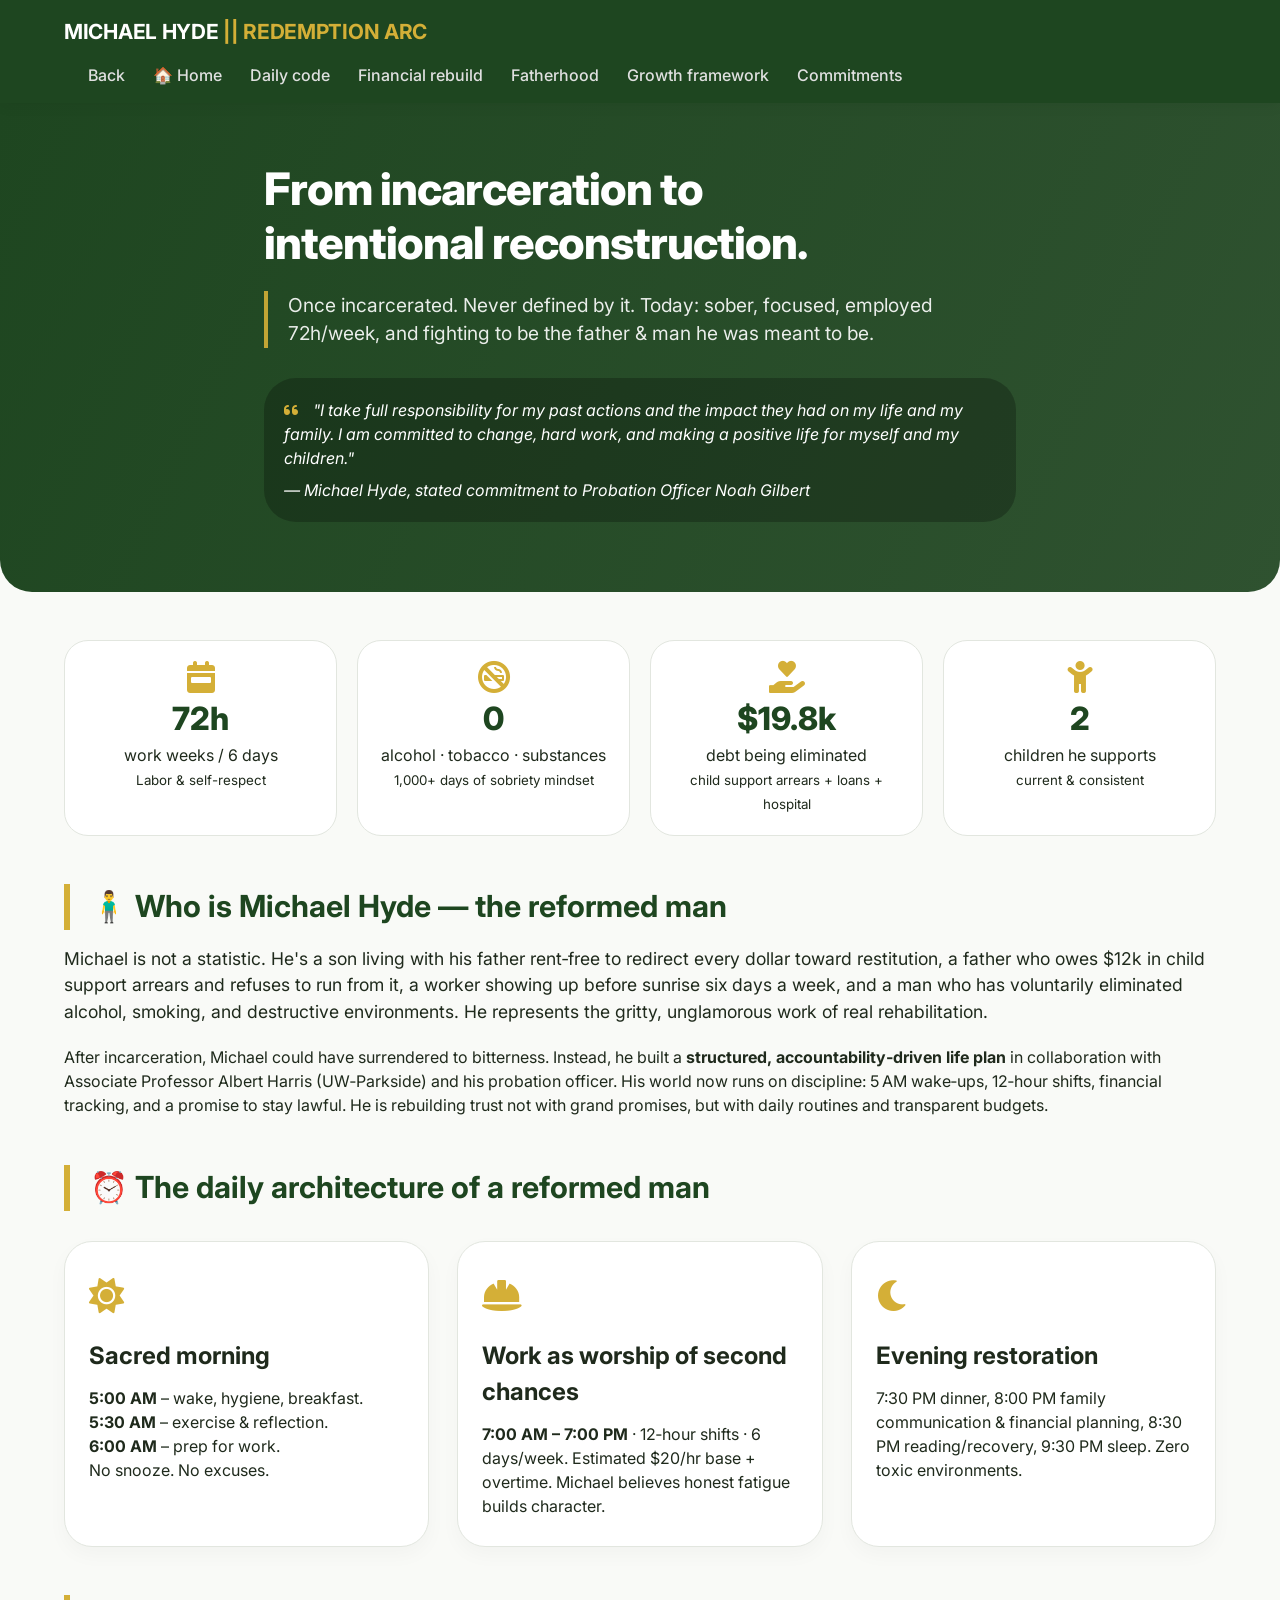
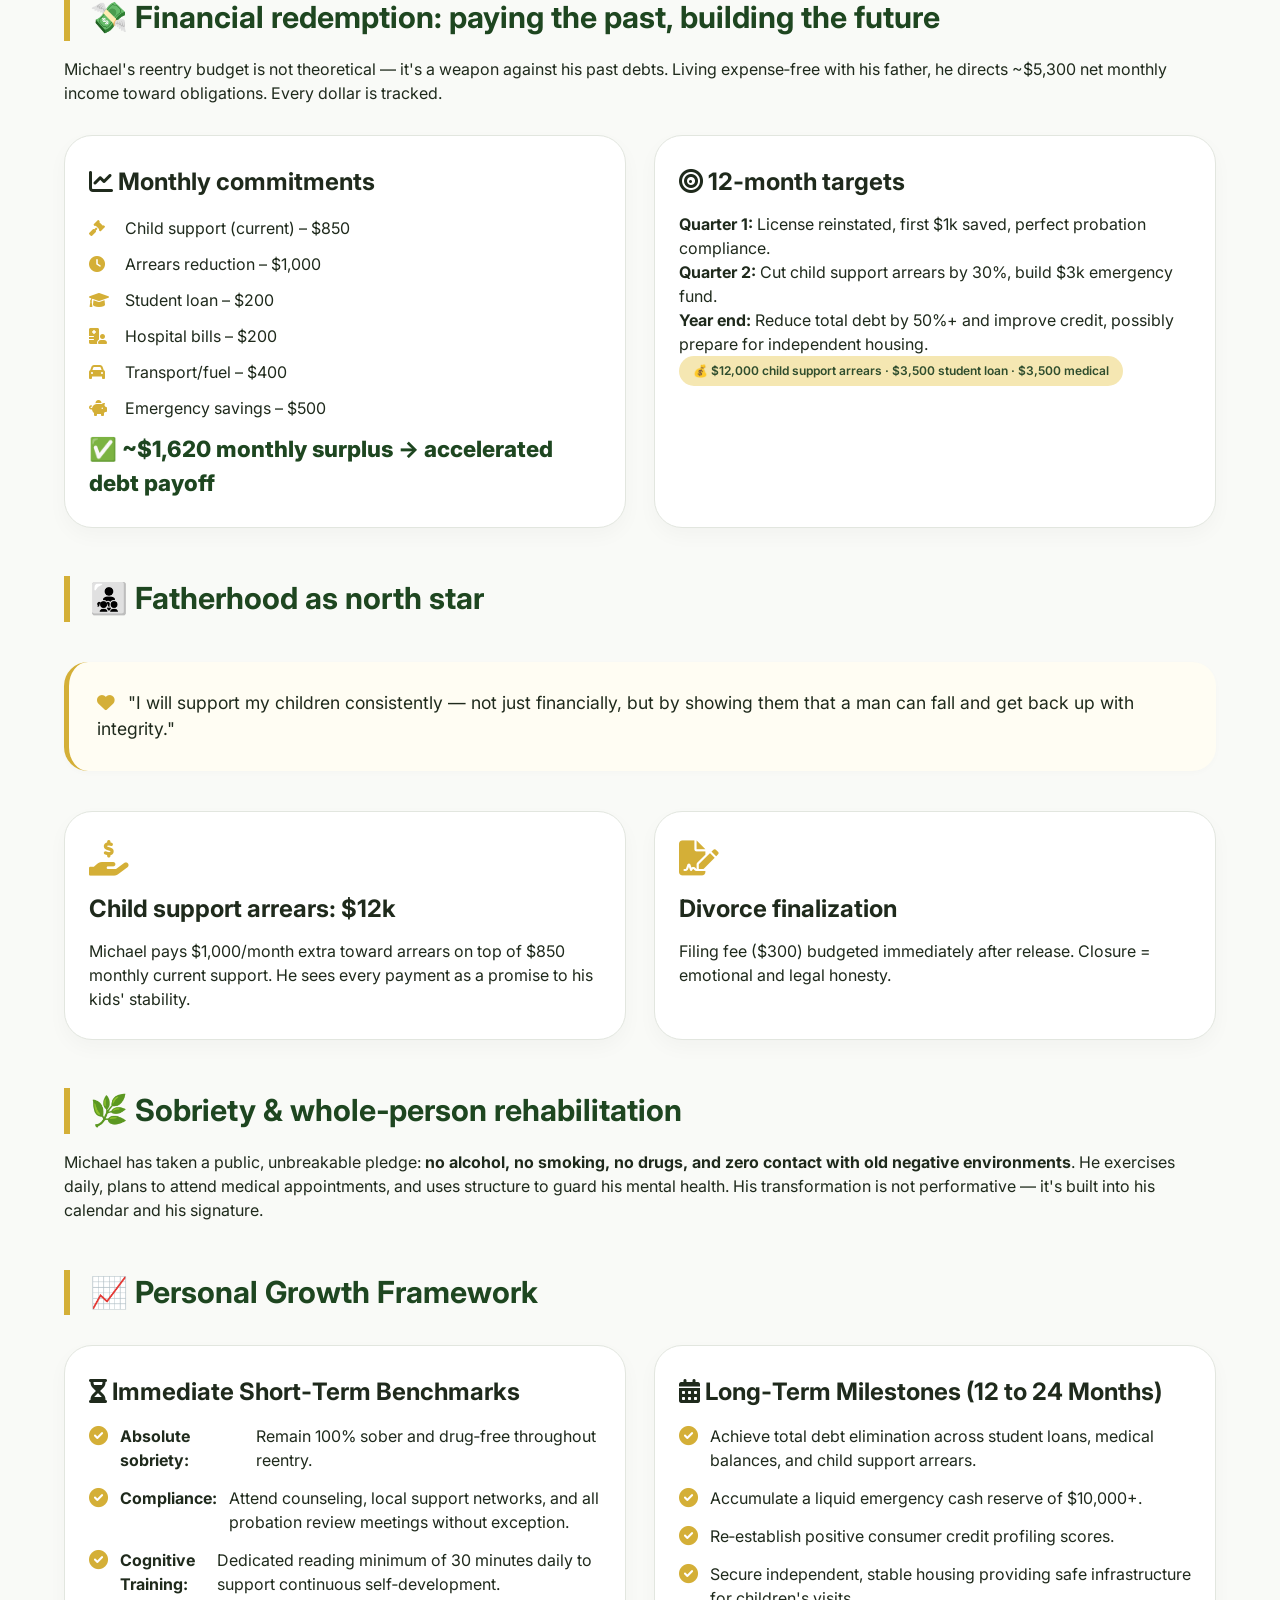
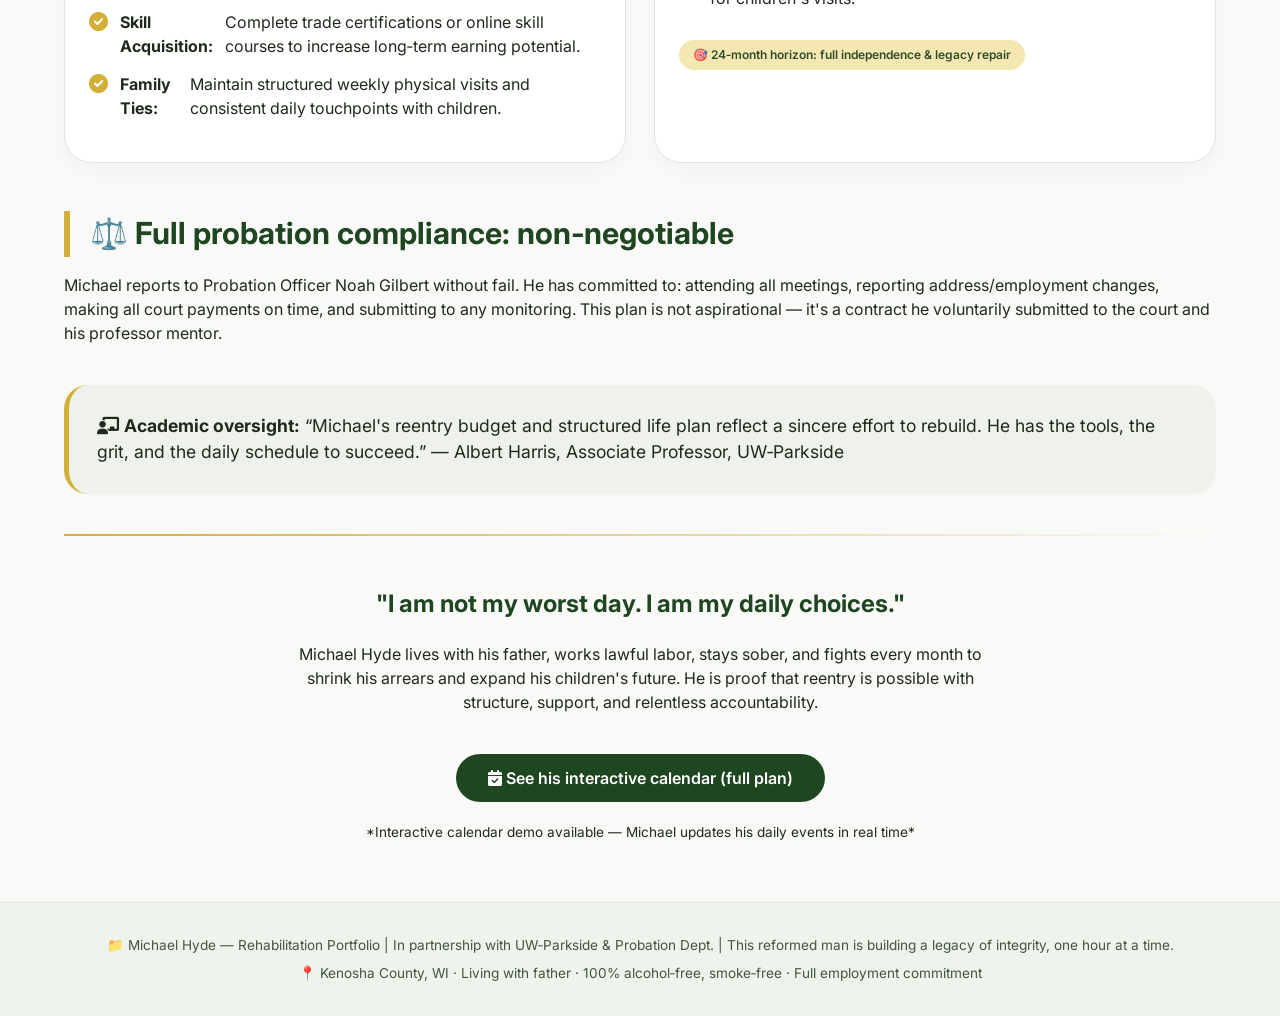
<file: content/personal-growth.html>
<!DOCTYPE html>
<html lang="en">
<head>
    <meta charset="UTF-8">
    <meta name="viewporthome" content="width=device-width, initial-scale=1.0, viewport-fit=cover">
    <title>Michael Hyde | Reformed. Focused. Rebuilding.</title>
    <link href="https://fonts.googleapis.com/css2?family=Inter:opsz,wght@14..32,300;14..32,400;14..32,600;14..32,700&display=swap" rel="stylesheet">
    <link rel="stylesheet" href="https://cdnjs.cloudflare.com/ajax/libs/font-awesome/6.0.0-beta3/css/all.min.css">
    <style>
        * {
            margin: 0;
            padding: 0;
            box-sizing: border-box;
        }

        :root {
            --primary: #1e4620;
            --primary-soft: #2a5e2a;
            --gold: #d4af37;
            --gold-light: #f5e7b2;
            --dark: #1f2a1c;
            --gray-bg: #f9faf7;
            --white: #ffffff;
            --border: #e2e6df;
            --success: #2b7a2b;
            --accent-red: #bc5a3c;
        }

        body {
            font-family: 'Inter', sans-serif;
            background-color: var(--gray-bg);
            color: #1f2a1c;
            line-height: 1.5;
            scroll-behavior: smooth;
        }

        .container {
            max-width: 1200px;
            margin: 0 auto;
            padding: 0 24px;
        }

        .navbar {
            background: var(--primary);
            padding: 16px 0;
            position: sticky;
            top: 0;
            z-index: 10;
            box-shadow: 0 4px 12px rgba(0,0,0,0.05);
        }
        .nav-flex {
            display: flex;
            justify-content: space-between;
            align-items: center;
            flex-wrap: wrap;
            gap: 16px;
        }
        .logo {
            color: white;
            font-weight: 700;
            font-size: 1.3rem;
            letter-spacing: -0.3px;
        }
        .logo span {
            color: var(--gold);
        }
        .nav-links a {
            color: #e0e0e0;
            text-decoration: none;
            margin-left: 24px;
            font-weight: 500;
            transition: 0.2s;
        }
        .nav-links a:hover {
            color: var(--gold);
        }

        .hero {
            background: linear-gradient(115deg, var(--primary) 0%, #2f5230 100%);
            color: white;
            padding: 60px 0 70px;
            border-radius: 0 0 32px 32px;
            margin-bottom: 48px;
        }
        .hero-content {
            max-width: 800px;
        }
        .hero h1 {
            font-size: 2.8rem;
            font-weight: 800;
            letter-spacing: -1px;
            line-height: 1.2;
            margin-bottom: 20px;
        }
        .hero .tagline {
            font-size: 1.2rem;
            opacity: 0.9;
            border-left: 4px solid var(--gold);
            padding-left: 20px;
            margin: 20px 0;
        }
        .hero-quote {
            background: rgba(0,0,0,0.25);
            padding: 20px;
            border-radius: 32px;
            font-style: italic;
            margin-top: 30px;
        }

        .section-title {
            font-size: 1.9rem;
            font-weight: 700;
            color: var(--primary);
            margin: 48px 0 16px 0;
            border-left: 6px solid var(--gold);
            padding-left: 20px;
        }
        .grid-2 {
            display: grid;
            grid-template-columns: repeat(auto-fit, minmax(280px, 1fr));
            gap: 28px;
            margin: 30px 0;
        }
        .card {
            background: var(--white);
            border-radius: 28px;
            padding: 28px 24px;
            box-shadow: 0 8px 20px rgba(0,0,0,0.03);
            border: 1px solid var(--border);
            transition: transform 0.2s;
        }
        .card:hover {
            transform: translateY(-4px);
        }
        .card-icon {
            font-size: 2.2rem;
            color: var(--gold);
            margin-bottom: 16px;
        }
        .card h3 {
            font-size: 1.5rem;
            margin-bottom: 12px;
            font-weight: 700;
        }
        .stat-number {
            font-size: 2rem;
            font-weight: 800;
            color: var(--primary);
        }
        .badge {
            background: var(--gold-light);
            color: #2f4d2d;
            padding: 6px 14px;
            border-radius: 40px;
            font-weight: 600;
            font-size: 0.75rem;
            display: inline-block;
            margin-bottom: 12px;
        }
        .commit-list {
            list-style: none;
            margin-top: 16px;
        }
        .commit-list li {
            margin: 12px 0;
            display: flex;
            align-items: center;
            gap: 12px;
        }
        .commit-list i {
            color: var(--gold);
            width: 24px;
        }
        hr {
            border: none;
            height: 2px;
            background: linear-gradient(90deg, var(--gold), transparent);
            margin: 32px 0;
        }
        footer {
            background: #eef3ec;
            margin-top: 60px;
            padding: 32px 0;
            text-align: center;
            font-size: 0.85rem;
            color: #44553e;
            border-top: 1px solid var(--border);
        }
        .quote-block {
            background: #fffdf3;
            border-left: 5px solid var(--gold);
            padding: 28px;
            border-radius: 24px;
            font-size: 1.1rem;
            margin: 40px 0;
            box-shadow: 0 2px 6px rgba(0,0,0,0.02);
        }
        .flex-stats {
            display: flex;
            flex-wrap: wrap;
            justify-content: space-between;
            gap: 20px;
        }
        .stat-item {
            background: white;
            border-radius: 24px;
            padding: 20px;
            flex: 1;
            text-align: center;
            border: 1px solid var(--border);
        }
        @media (max-width: 680px) {
            .hero h1 { font-size: 2rem; }
            .nav-links a { margin-left: 12px; font-size: 0.85rem; }
            .container { padding: 0 20px; }
            .section-title { font-size: 1.6rem; }
        }
        .btn-outline {
            border: 2px solid var(--gold);
            background: transparent;
            padding: 8px 20px;
            border-radius: 40px;
            font-weight: 600;
            cursor: pointer;
            transition: 0.2s;
            display: inline-block;
            color: var(--primary);
            text-decoration: none;
        }
        .btn-outline:hover {
            background: var(--gold);
            color: var(--primary);
        }
        .milestone-list {
            list-style: none;
            margin-top: 12px;
        }
        .milestone-list li {
            margin: 14px 0;
            display: flex;
            align-items: flex-start;
            gap: 12px;
        }
        .milestone-list i.fa-check-circle {
            color: var(--gold);
            font-size: 1.2rem;
            margin-top: 2px;
        }
    </style>
</head>
<body>
    <div class="navbar">
        <div class="container nav-flex">
            <div class="logo">MICHAEL HYDE <span>|| REDEMPTION ARC</span></div>
            <div class="nav-links">
                <a href="https://secondchanceforall.github.io/michael-hyde-reentry-site/#">Back</a>
                <a href="#" id="homeButton">🏠 Home</a>
                <a href="#discipline">Daily code</a>
                <a href="#finance">Financial rebuild</a>
                <a href="#family">Fatherhood</a>
                <a href="#growth">Growth framework</a>
                <a href="#commit">Commitments</a>
            </div>
        </div>
    </div>

    <section class="hero">
        <div class="container hero-content">
            <h1>From incarceration to<br>intentional reconstruction.</h1>
            <div class="tagline">Once incarcerated. Never defined by it. Today: sober, focused, employed 72h/week, and fighting to be the father & man he was meant to be.</div>
            <div class="hero-quote">
                <i class="fas fa-quote-left" style="color: var(--gold); margin-right: 10px;"></i> 
                "I take full responsibility for my past actions and the impact they had on my life and my family. I am committed to change, hard work, and making a positive life for myself and my children."
                <div style="margin-top: 8px;">— Michael Hyde, stated commitment to Probation Officer Noah Gilbert</div>
            </div>
        </div>
    </section>

    <div class="container">
        <!-- holistic snapshot -->
        <div class="flex-stats">
            <div class="stat-item"><i class="fas fa-calendar-week" style="font-size: 2rem; color: var(--gold);"></i><div class="stat-number">72h</div><div>work weeks / 6 days</div><small>Labor & self-respect</small></div>
            <div class="stat-item"><i class="fas fa-smoking-ban" style="font-size: 2rem; color: var(--gold);"></i><div class="stat-number">0</div><div>alcohol · tobacco · substances</div><small>1,000+ days of sobriety mindset</small></div>
            <div class="stat-item"><i class="fas fa-hand-holding-heart" style="font-size: 2rem; color: var(--gold);"></i><div class="stat-number">$19.8k</div><div>debt being eliminated</div><small>child support arrears + loans + hospital</small></div>
            <div class="stat-item"><i class="fas fa-child" style="font-size: 2rem; color: var(--gold);"></i><div class="stat-number">2</div><div>children he supports</div><small>current & consistent</small></div>
        </div>

        <!-- Who is Michael? holistic identity -->
        <div class="section-title" id="identity">🧍‍♂️ Who is Michael Hyde — the reformed man</div>
        <p style="font-size: 1.1rem; margin-bottom: 20px;">Michael is not a statistic. He's a son living with his father rent‑free to redirect every dollar toward restitution, a father who owes $12k in child support arrears and refuses to run from it, a worker showing up before sunrise six days a week, and a man who has voluntarily eliminated alcohol, smoking, and destructive environments. He represents the gritty, unglamorous work of real rehabilitation.</p>
        <p>After incarceration, Michael could have surrendered to bitterness. Instead, he built a <strong>structured, accountability‑driven life plan</strong> in collaboration with Associate Professor Albert Harris (UW‑Parkside) and his probation officer. His world now runs on discipline: 5 AM wake‑ups, 12‑hour shifts, financial tracking, and a promise to stay lawful. He is rebuilding trust not with grand promises, but with daily routines and transparent budgets.</p>

        <!-- daily discipline -->
        <div class="section-title" id="discipline">⏰ The daily architecture of a reformed man</div>
        <div class="grid-2">
            <div class="card">
                <div class="card-icon"><i class="fas fa-sun"></i></div>
                <h3>Sacred morning</h3>
                <p><strong>5:00 AM</strong> – wake, hygiene, breakfast. <br> <strong>5:30 AM</strong> – exercise & reflection. <br> <strong>6:00 AM</strong> – prep for work. <br> No snooze. No excuses.</p>
            </div>
            <div class="card">
                <div class="card-icon"><i class="fas fa-hard-hat"></i></div>
                <h3>Work as worship of second chances</h3>
                <p><strong>7:00 AM – 7:00 PM</strong> · 12‑hour shifts · 6 days/week. Estimated $20/hr base + overtime. Michael believes honest fatigue builds character.</p>
            </div>
            <div class="card">
                <div class="card-icon"><i class="fas fa-moon"></i></div>
                <h3>Evening restoration</h3>
                <p>7:30 PM dinner, 8:00 PM family communication & financial planning, 8:30 PM reading/recovery, 9:30 PM sleep. Zero toxic environments.</p>
            </div>
        </div>

        <!-- financial redemption -->
        <div class="section-title" id="finance">💸 Financial redemption: paying the past, building the future</div>
        <p>Michael's reentry budget is not theoretical — it's a weapon against his past debts. Living expense‑free with his father, he directs ~$5,300 net monthly income toward obligations. Every dollar is tracked.</p>
        <div class="grid-2">
            <div class="card">
                <h3><i class="fas fa-chart-line"></i> Monthly commitments</h3>
                <ul class="commit-list">
                    <li><i class="fas fa-gavel"></i> Child support (current) – $850</li>
                    <li><i class="fas fa-clock"></i> Arrears reduction – $1,000</li>
                    <li><i class="fas fa-graduation-cap"></i> Student loan – $200</li>
                    <li><i class="fas fa-hospital-user"></i> Hospital bills – $200</li>
                    <li><i class="fas fa-car"></i> Transport/fuel – $400</li>
                    <li><i class="fas fa-piggy-bank"></i> Emergency savings – $500</li>
                </ul>
                <div class="stat-number" style="font-size: 1.4rem;">✅ ~$1,620 monthly surplus → accelerated debt payoff</div>
            </div>
            <div class="card">
                <h3><i class="fas fa-bullseye"></i> 12‑month targets</h3>
                <p><strong>Quarter 1:</strong> License reinstated, first $1k saved, perfect probation compliance.<br>
                <strong>Quarter 2:</strong> Cut child support arrears by 30%, build $3k emergency fund.<br>
                <strong>Year end:</strong> Reduce total debt by 50%+ and improve credit, possibly prepare for independent housing.</p>
                <div class="badge">💰 $12,000 child support arrears · $3,500 student loan · $3,500 medical</div>
            </div>
        </div>

        <!-- Fatherhood & family -->
        <div class="section-title" id="family">👨‍👧‍👦 Fatherhood as north star</div>
        <div class="quote-block">
            <i class="fas fa-heart" style="color: var(--gold); margin-right: 8px;"></i> "I will support my children consistently — not just financially, but by showing them that a man can fall and get back up with integrity."
        </div>
        <div class="grid-2">
            <div class="card">
                <i class="fas fa-hand-holding-usd card-icon"></i>
                <h3>Child support arrears: $12k</h3>
                <p>Michael pays $1,000/month extra toward arrears on top of $850 monthly current support. He sees every payment as a promise to his kids' stability.</p>
            </div>
            <div class="card">
                <i class="fas fa-file-signature card-icon"></i>
                <h3>Divorce finalization</h3>
                <p>Filing fee ($300) budgeted immediately after release. Closure = emotional and legal honesty.</p>
            </div>
        </div>

        <!-- Sobriety / health -->
        <div class="section-title">🌿 Sobriety & whole‑person rehabilitation</div>
        <p>Michael has taken a public, unbreakable pledge: <strong>no alcohol, no smoking, no drugs, and zero contact with old negative environments</strong>. He exercises daily, plans to attend medical appointments, and uses structure to guard his mental health. His transformation is not performative — it's built into his calendar and his signature.</p>

        <!-- === PERSONAL GROWTH FRAMEWORK === -->
        <div class="section-title" id="growth">📈 Personal Growth Framework</div>
        <div class="grid-2">
            <div class="card">
                <h3><i class="fas fa-hourglass-half"></i> Immediate Short‑Term Benchmarks</h3>
                <ul class="milestone-list">
                    <li><i class="fas fa-check-circle"></i> <strong>Absolute sobriety:</strong> Remain 100% sober and drug‑free throughout reentry.</li>
                    <li><i class="fas fa-check-circle"></i> <strong>Compliance:</strong> Attend counseling, local support networks, and all probation review meetings without exception.</li>
                    <li><i class="fas fa-check-circle"></i> <strong>Cognitive Training:</strong> Dedicated reading minimum of 30 minutes daily to support continuous self‑development.</li>
                    <li><i class="fas fa-check-circle"></i> <strong>Skill Acquisition:</strong> Complete trade certifications or online skill courses to increase long‑term earning potential.</li>
                    <li><i class="fas fa-check-circle"></i> <strong>Family Ties:</strong> Maintain structured weekly physical visits and consistent daily touchpoints with children.</li>
                </ul>
            </div>
            <div class="card">
                <h3><i class="fas fa-calendar-alt"></i> Long‑Term Milestones (12 to 24 Months)</h3>
                <ul class="milestone-list">
                    <li><i class="fas fa-check-circle"></i> Achieve total debt elimination across student loans, medical balances, and child support arrears.</li>
                    <li><i class="fas fa-check-circle"></i> Accumulate a liquid emergency cash reserve of $10,000+.</li>
                    <li><i class="fas fa-check-circle"></i> Re‑establish positive consumer credit profiling scores.</li>
                    <li><i class="fas fa-check-circle"></i> Secure independent, stable housing providing safe infrastructure for children's visits.</li>
                </ul>
                <div class="badge" style="margin-top: 16px;">🎯 24‑month horizon: full independence & legacy repair</div>
            </div>
        </div>

        <!-- accountability & probation -->
        <div class="section-title" id="commit">⚖️ Full probation compliance: non‑negotiable</div>
        <p>Michael reports to Probation Officer Noah Gilbert without fail. He has committed to: attending all meetings, reporting address/employment changes, making all court payments on time, and submitting to any monitoring. This plan is not aspirational — it's a contract he voluntarily submitted to the court and his professor mentor.</p>
        <div class="quote-block" style="background: #eef2ea;">
            <i class="fas fa-chalkboard-teacher"></i> <strong>Academic oversight:</strong> “Michael's reentry budget and structured life plan reflect a sincere effort to rebuild. He has the tools, the grit, and the daily schedule to succeed.” — Albert Harris, Associate Professor, UW‑Parkside
        </div>

        <hr>
        <div style="text-align: center; margin: 50px 0 30px;">
            <h2 style="color: var(--primary);">"I am not my worst day. I am my daily choices."</h2>
            <p style="max-width: 700px; margin: 20px auto;">Michael Hyde lives with his father, works lawful labor, stays sober, and fights every month to shrink his arrears and expand his children's future. He is proof that reentry is possible with structure, support, and relentless accountability.</p>
            <!-- UPDATED BUTTON: link changed to daily-structure.html -->
            <a href="https://secondchanceforall.github.io/michael-hyde-reentry-site/content/daily-structure.html" style="background: var(--primary); color: white; padding: 12px 32px; border-radius: 40px; display: inline-block; margin-top: 20px; text-decoration: none; font-weight: 600;" target="_blank" rel="noopener noreferrer"><i class="fas fa-calendar-check"></i> See his interactive calendar (full plan)</a>
            <p style="margin-top: 20px; font-size: 0.85rem;">*Interactive calendar demo available — Michael updates his daily events in real time*</p>
        </div>
    </div>

    <footer>
        <div class="container">
            <p>📁 Michael Hyde — Rehabilitation Portfolio | In partnership with UW‑Parkside & Probation Dept. | This reformed man is building a legacy of integrity, one hour at a time.</p>
            <p style="margin-top: 8px;">📍 Kenosha County, WI · Living with father · 100% alcohol‑free, smoke‑free · Full employment commitment</p>
        </div>
    </footer>

    <script>
        // Smooth scroll for Home button
        document.getElementById('homeButton').addEventListener('click', function(e) {
            e.preventDefault();
            window.scrollTo({ top: 0, behavior: 'smooth' });
        });
        // Also make any other hash links smooth (optional)
        document.querySelectorAll('.nav-links a[href^="#"]').forEach(anchor => {
            if(anchor.getAttribute('href') !== '#') {
                anchor.addEventListener('click', function(e) {
                    e.preventDefault();
                    const targetId = this.getAttribute('href').substring(1);
                    const targetElement = document.getElementById(targetId);
                    if(targetElement) {
                        targetElement.scrollIntoView({ behavior: 'smooth' });
                    }
                });
            }
        });
    </script>
</body>
</html>
</file>
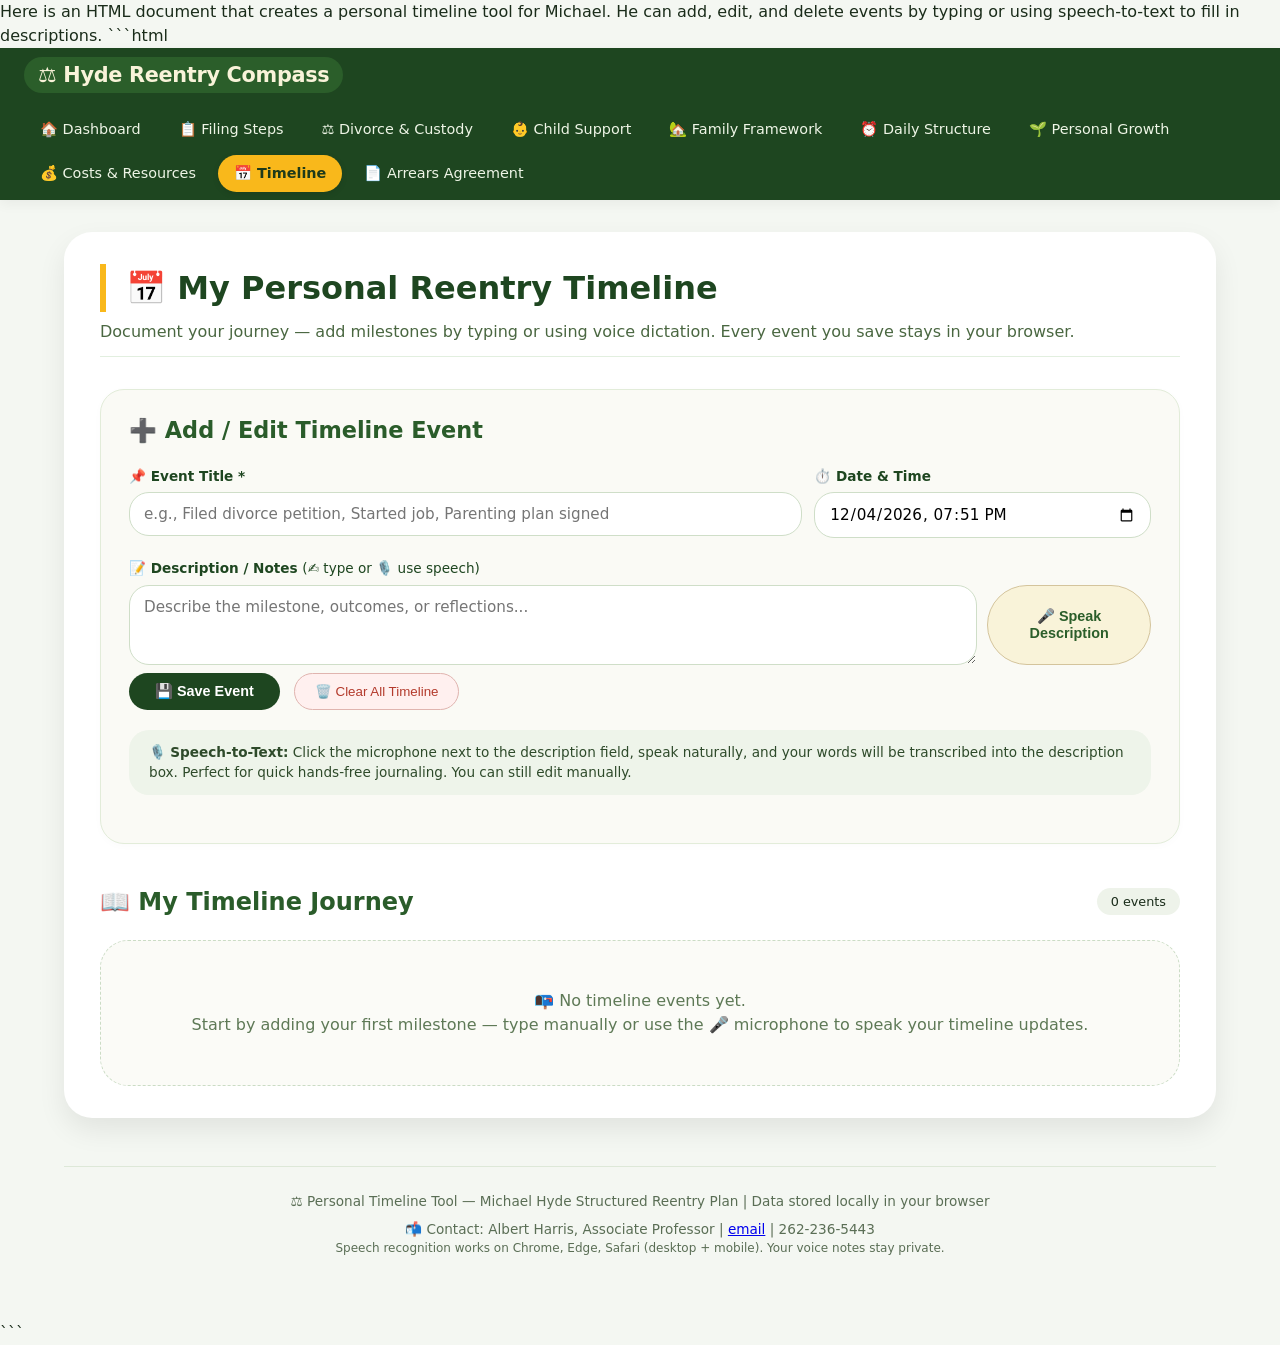
<file: content/timeline.html>
Here is an HTML document that creates a personal timeline tool for Michael. He can add, edit, and delete events by typing or using speech-to-text to fill in descriptions.
```html
<!DOCTYPE html>
<html lang="en">
<head>
    <meta charset="UTF-8">
    <meta name="viewport" content="width=device-width, initial-scale=1.0, viewport-fit=cover">
    <title>My Personal Timeline | Michael Hyde Reentry</title>
    <style>
        * {
            margin: 0;
            padding: 0;
            box-sizing: border-box;
        }

        /* ========== GLOBAL STYLES (matches legal-divorce theme) ========== */
        body {
            font-family: 'Segoe UI', Roboto, system-ui, 'Helvetica Neue', sans-serif;
            background: #f4f7f2;
            color: #1a2c1a;
            line-height: 1.5;
        }

        /* modern navigation (identical to legal-divorce) */
        .site-nav {
            background: #1e4620;
            box-shadow: 0 4px 12px rgba(0, 0, 0, 0.05);
            position: sticky;
            top: 0;
            z-index: 100;
        }

        .nav-container {
            max-width: 1300px;
            margin: 0 auto;
            padding: 0 24px;
            display: flex;
            flex-wrap: wrap;
            align-items: center;
            justify-content: space-between;
        }

        .logo-area {
            padding: 12px 0;
        }

        .logo {
            font-weight: 700;
            font-size: 1.3rem;
            color: #f9f3d9;
            text-decoration: none;
            letter-spacing: -0.3px;
            background: #2b5e2a;
            padding: 6px 14px;
            border-radius: 40px;
            transition: 0.2s;
        }

        .logo:hover {
            background: #3f7840;
            color: white;
        }

        .nav-links {
            display: flex;
            flex-wrap: wrap;
            list-style: none;
            gap: 6px;
            padding: 8px 0;
        }

        .nav-links li a {
            display: inline-block;
            padding: 8px 16px;
            font-weight: 500;
            text-decoration: none;
            color: #eef5e6;
            border-radius: 30px;
            font-size: 0.9rem;
            transition: all 0.2s ease;
            background: transparent;
        }

        .nav-links li a:hover {
            background: #2d5e2b;
            color: white;
            transform: translateY(-1px);
        }

        .nav-links li a.active {
            background: #f9b81b;
            color: #1e3a1a;
            box-shadow: 0 2px 6px rgba(0,0,0,0.1);
            font-weight: 600;
        }

        /* main container */
        .main-container {
            max-width: 1200px;
            margin: 32px auto;
            padding: 0 24px;
        }

        .content-card {
            background: white;
            border-radius: 28px;
            box-shadow: 0 12px 28px rgba(0, 0, 0, 0.08);
            padding: 32px 36px;
            transition: all 0.2s;
        }

        @media (max-width: 700px) {
            .content-card {
                padding: 24px 20px;
            }
            .nav-links li a {
                padding: 5px 12px;
                font-size: 0.8rem;
            }
            .nav-container {
                flex-direction: column;
                align-items: stretch;
            }
            .nav-links {
                justify-content: center;
                margin-bottom: 8px;
            }
        }

        h1 {
            font-size: 2rem;
            color: #1e4620;
            border-left: 6px solid #f9b81b;
            padding-left: 20px;
            margin-bottom: 8px;
            font-weight: 700;
        }

        .subhead {
            color: #4a6741;
            margin-bottom: 32px;
            font-size: 1rem;
            border-bottom: 1px solid #e2efdf;
            padding-bottom: 12px;
        }

        /* form styling */
        .timeline-form {
            background: #fafaf5;
            border-radius: 24px;
            padding: 24px 28px;
            margin-bottom: 40px;
            border: 1px solid #e2ecd9;
            box-shadow: 0 2px 8px rgba(0,0,0,0.02);
        }

        .form-row {
            margin-bottom: 20px;
            display: flex;
            flex-wrap: wrap;
            align-items: flex-start;
            gap: 12px;
        }

        .form-group {
            flex: 1;
            min-width: 180px;
        }

        label {
            font-weight: 600;
            color: #1e4620;
            display: block;
            margin-bottom: 6px;
            font-size: 0.85rem;
        }

        input, textarea, .datetime-input {
            width: 100%;
            padding: 12px 14px;
            border: 1px solid #cfdec8;
            border-radius: 20px;
            font-family: inherit;
            font-size: 0.95rem;
            background: white;
            transition: all 0.2s;
        }

        input:focus, textarea:focus, .datetime-input:focus {
            outline: none;
            border-color: #f9b81b;
            box-shadow: 0 0 0 3px rgba(249,184,27,0.2);
        }

        textarea {
            resize: vertical;
            min-height: 80px;
        }

        .speech-group {
            display: flex;
            gap: 10px;
            align-items: flex-end;
        }

        .mic-btn {
            background: #f9f3d9;
            border: 1px solid #d4c49c;
            border-radius: 60px;
            padding: 8px 20px;
            font-weight: 600;
            color: #2b5e2a;
            cursor: pointer;
            transition: 0.2s;
            display: inline-flex;
            align-items: center;
            gap: 8px;
            font-size: 0.9rem;
            margin-top: 28px;
        }

        .mic-btn:hover {
            background: #f9e6b3;
            transform: scale(0.97);
        }

        .mic-btn.listening {
            background: #d94f30;
            color: white;
            border-color: #b13e24;
            animation: pulse 1.2s infinite;
        }

        @keyframes pulse {
            0% { box-shadow: 0 0 0 0 rgba(217,79,48,0.4); }
            70% { box-shadow: 0 0 0 8px rgba(217,79,48,0); }
            100% { box-shadow: 0 0 0 0 rgba(217,79,48,0); }
        }

        .action-buttons {
            display: flex;
            gap: 14px;
            flex-wrap: wrap;
            margin-top: 8px;
            align-items: center;
        }

        .btn-primary {
            background: #1e4620;
            color: white;
            border: none;
            padding: 10px 26px;
            border-radius: 40px;
            font-weight: 600;
            cursor: pointer;
            transition: 0.2s;
            font-size: 0.9rem;
        }

        .btn-primary:hover {
            background: #2e6330;
            transform: translateY(-1px);
        }

        .btn-secondary {
            background: #eef3ea;
            border: 1px solid #c2d7b9;
            color: #2c5e2a;
            padding: 10px 20px;
            border-radius: 40px;
            font-weight: 500;
            cursor: pointer;
        }

        .btn-danger {
            background: #fff0ef;
            border: 1px solid #e0b4af;
            color: #b33a2c;
        }

        .btn-danger:hover {
            background: #fbe1df;
        }

        /* timeline list */
        .timeline-list {
            display: flex;
            flex-direction: column;
            gap: 20px;
            margin-top: 20px;
        }

        .timeline-card {
            background: #ffffff;
            border-radius: 24px;
            padding: 20px 24px;
            border-left: 6px solid #f9b81b;
            box-shadow: 0 4px 12px rgba(0, 0, 0, 0.04);
            transition: 0.15s;
            display: flex;
            flex-wrap: wrap;
            justify-content: space-between;
            align-items: flex-start;
        }

        .timeline-content {
            flex: 1;
        }

        .timeline-title {
            font-size: 1.35rem;
            font-weight: 700;
            color: #1e4620;
            margin-bottom: 6px;
        }

        .timeline-date {
            font-size: 0.8rem;
            font-weight: 500;
            color: #f9b81b;
            background: #fef7e0;
            display: inline-block;
            padding: 4px 12px;
            border-radius: 30px;
            margin-bottom: 12px;
        }

        .timeline-desc {
            color: #2f3e2c;
            line-height: 1.5;
            white-space: pre-wrap;
        }

        .card-actions {
            display: flex;
            gap: 12px;
            align-items: center;
            margin-left: 16px;
        }

        .icon-btn {
            background: transparent;
            border: none;
            font-size: 1.2rem;
            cursor: pointer;
            padding: 8px;
            border-radius: 40px;
            transition: 0.1s;
            color: #4b6b3e;
        }

        .icon-btn:hover {
            background: #eef3ea;
            transform: scale(1.05);
        }

        .empty-state {
            text-align: center;
            padding: 48px 24px;
            background: #fbfbf7;
            border-radius: 28px;
            color: #5e7956;
            border: 1px dashed #cbdcc5;
        }

        .info-note {
            background: #eef4ea;
            border-radius: 20px;
            padding: 12px 20px;
            margin-bottom: 24px;
            font-size: 0.85rem;
            color: #2e4a2a;
        }

        footer {
            margin-top: 48px;
            text-align: center;
            padding: 24px 16px 32px;
            font-size: 0.85rem;
            color: #5a6e55;
            border-top: 1px solid #dde8d8;
        }

        .flex-between {
            display: flex;
            justify-content: space-between;
            align-items: center;
            flex-wrap: wrap;
            margin-bottom: 20px;
        }

        h2 {
            font-size: 1.5rem;
            color: #2a5c2a;
            margin: 0;
        }

        @media (max-width: 650px) {
            .timeline-card {
                flex-direction: column;
            }
            .card-actions {
                margin-left: 0;
                margin-top: 16px;
                justify-content: flex-end;
            }
        }
    </style>
</head>
<body>

<!-- IDENTICAL NAVIGATION BAR (matching legal-divorce.html) -->
<nav class="site-nav">
    <div class="nav-container">
        <div class="logo-area">
            <a href="index.html" class="logo">⚖️ Hyde Reentry Compass</a>
        </div>
        <ul class="nav-links">
            <li><a href="index.html">🏠 Dashboard</a></li>
            <li><a href="filing-steps.html">📋 Filing Steps</a></li>
            <li><a href="legal-divorce.html">⚖️ Divorce & Custody</a></li>
            <li><a href="children-support.html">👶 Child Support</a></li>
            <li><a href="family-framework.html">🏡 Family Framework</a></li>
            <li><a href="daily-structure.html">⏰ Daily Structure</a></li>
            <li><a href="personal-growth.html">🌱 Personal Growth</a></li>
            <li><a href="costs-resources.html">💰 Costs & Resources</a></li>
            <li><a href="timeline.html" class="active">📅 Timeline</a></li>
            <li><a href="arrears-agreement.html">📄 Arrears Agreement</a></li>
        </ul>
    </div>
</nav>

<main class="main-container">
    <div class="content-card">
        <h1>📅 My Personal Reentry Timeline</h1>
        <div class="subhead">Document your journey — add milestones by typing or using voice dictation. Every event you save stays in your browser.</div>

        <!-- Speech / typing input interface -->
        <div class="timeline-form">
            <h2 style="font-size: 1.4rem; margin-bottom: 18px;">➕ Add / Edit Timeline Event</h2>
            <form id="timelineEventForm">
                <div class="form-row">
                    <div class="form-group" style="flex: 2;">
                        <label>📌 Event Title *</label>
                        <input type="text" id="eventTitle" placeholder="e.g., Filed divorce petition, Started job, Parenting plan signed" required>
                    </div>
                    <div class="form-group">
                        <label>⏱️ Date & Time</label>
                        <input type="datetime-local" id="eventDatetime" class="datetime-input">
                    </div>
                </div>

                <div class="form-group">
                    <label>📝 Description / Notes <span style="font-weight: normal;">(✍️ type or 🎙️ use speech)</span></label>
                    <div class="speech-group">
                        <textarea id="eventDesc" rows="3" placeholder="Describe the milestone, outcomes, or reflections..."></textarea>
                        <button type="button" id="speechDescBtn" class="mic-btn" style="margin-top: 0; align-self: stretch;">🎤 Speak Description</button>
                    </div>
                </div>

                <div class="action-buttons">
                    <button type="submit" id="saveEventBtn" class="btn-primary">💾 Save Event</button>
                    <button type="button" id="cancelEditBtn" class="btn-secondary" style="display: none;">✖️ Cancel Edit</button>
                    <button type="button" id="clearAllBtn" class="btn-secondary btn-danger">🗑️ Clear All Timeline</button>
                </div>
                <input type="hidden" id="editEventId" value="">
            </form>
            <div class="info-note" style="margin-top: 20px;">
                🎙️ <strong>Speech-to-Text:</strong> Click the microphone next to the description field, speak naturally, and your words will be transcribed into the description box. Perfect for quick hands-free journaling. You can still edit manually.
            </div>
        </div>

        <!-- Timeline display header + list -->
        <div class="flex-between">
            <h2>📖 My Timeline Journey</h2>
            <span style="font-size: 0.8rem; background: #eef3ea; padding: 4px 14px; border-radius: 30px;" id="eventCountBadge">0 events</span>
        </div>
        <div id="timelineContainer" class="timeline-list">
            <!-- dynamic timeline cards injected here -->
            <div class="empty-state">
                🌱 No events yet. Use the form above to start building your personal timeline.<br>
                You can type every detail or click the 🎤 microphone and speak your milestone.
            </div>
        </div>
    </div>
    <footer>
        <p>⚖️ Personal Timeline Tool — Michael Hyde Structured Reentry Plan | Data stored locally in your browser</p>
        <p style="margin-top: 8px;">📬 Contact: Albert Harris, Associate Professor | <a href="mailto:secondchancehousingusa@gmail.com">email</a> | 262-236-5443</p>
        <p style="font-size: 0.75rem;">Speech recognition works on Chrome, Edge, Safari (desktop + mobile). Your voice notes stay private.</p>
    </footer>
</main>

<script>
    // ---------- TIMELINE MANAGER (localStorage) ----------
    let events = [];          // { id, title, datetime, description, createdAt }
    let editMode = false;
    let editingId = null;

    // DOM elements
    const titleInput = document.getElementById('eventTitle');
    const datetimeInput = document.getElementById('eventDatetime');
    const descInput = document.getElementById('eventDesc');
    const editEventIdHidden = document.getElementById('editEventId');
    const saveBtn = document.getElementById('saveEventBtn');
    const cancelEditBtn = document.getElementById('cancelEditBtn');
    const clearAllBtn = document.getElementById('clearAllBtn');
    const timelineContainer = document.getElementById('timelineContainer');
    const eventCountBadge = document.getElementById('eventCountBadge');

    // Load from localStorage
    function loadEventsFromStorage() {
        const stored = localStorage.getItem('michael_timeline_events');
        if (stored) {
            try {
                events = JSON.parse(stored);
                // ensure each event has datetime fallback (if missing set current)
                events = events.map(ev => ({ ...ev, datetime: ev.datetime || new Date().toISOString().slice(0,16) }));
            } catch(e) { events = []; }
        } else {
            // Demo starter events? Provide optional example but empty for fresh start, but show guidance.
            // To showcase speech+typing, we add zero forced events, but optional sample? Not needed per spec (michael inputs his own).
            events = [];
        }
        // sort by datetime ascending (oldest first) -> recent at bottom or top? Usually chronological order from past to future. Better ascending (earliest first)
        events.sort((a,b) => (a.datetime || '').localeCompare(b.datetime || ''));
        renderTimeline();
    }

    function saveEventsToStorage() {
        localStorage.setItem('michael_timeline_events', JSON.stringify(events));
        renderTimeline();
    }

    // generate unique ID
    function generateId() {
        return Date.now() + '-' + Math.random().toString(36).substr(2, 8);
    }

    // Add or update event
    function saveEvent(title, datetime, description) {
        if (!title.trim()) {
            alert("Please enter an event title.");
            return false;
        }
        // if datetime empty, use current datetime-local string (default now)
        let finalDatetime = datetime;
        if (!finalDatetime) {
            const now = new Date();
            finalDatetime = now.toISOString().slice(0, 16); // YYYY-MM-DDThh:mm
        }

        if (editMode && editingId) {
            // update existing
            const index = events.findIndex(ev => ev.id === editingId);
            if (index !== -1) {
                events[index] = {
                    ...events[index],
                    title: title.trim(),
                    datetime: finalDatetime,
                    description: description.trim(),
                    updatedAt: new Date().toISOString()
                };
            }
            resetForm();
        } else {
            // new event
            const newEvent = {
                id: generateId(),
                title: title.trim(),
                datetime: finalDatetime,
                description: description.trim(),
                createdAt: new Date().toISOString()
            };
            events.push(newEvent);
        }
        // re-sort
        events.sort((a,b) => (a.datetime || '').localeCompare(b.datetime || ''));
        saveEventsToStorage();
        return true;
    }

    function deleteEvent(id) {
        if (confirm("Remove this event from your timeline?")) {
            events = events.filter(ev => ev.id !== id);
            saveEventsToStorage();
            if (editMode && editingId === id) resetForm();
        }
    }

    function editEvent(id) {
        const event = events.find(ev => ev.id === id);
        if (!event) return;
        titleInput.value = event.title;
        datetimeInput.value = event.datetime || '';
        descInput.value = event.description || '';
        editEventIdHidden.value = event.id;
        editMode = true;
        editingId = event.id;
        saveBtn.textContent = '✏️ Update Event';
        cancelEditBtn.style.display = 'inline-flex';
        // scroll to form gently
        document.querySelector('.timeline-form').scrollIntoView({ behavior: 'smooth' });
    }

    function resetForm() {
        titleInput.value = '';
        datetimeInput.value = '';
        descInput.value = '';
        editEventIdHidden.value = '';
        editMode = false;
        editingId = null;
        saveBtn.textContent = '💾 Save Event';
        cancelEditBtn.style.display = 'none';
    }

    function clearAllEvents() {
        if (events.length === 0) return;
        if (confirm("⚠️ WARNING: This will permanently delete your entire timeline. Are you sure?")) {
            events = [];
            saveEventsToStorage();
            resetForm();
        }
    }

    // Format datetime for display: "Apr 15, 2026 · 2:30 PM"
    function formatDisplayDateTime(datetimeStr) {
        if (!datetimeStr) return 'Date not set';
        try {
            const dateObj = new Date(datetimeStr);
            if (isNaN(dateObj.getTime())) return datetimeStr;
            return dateObj.toLocaleString(undefined, { year: 'numeric', month: 'short', day: 'numeric', hour: '2-digit', minute:'2-digit' });
        } catch(e) {
            return datetimeStr;
        }
    }

    function renderTimeline() {
        if (!timelineContainer) return;
        if (events.length === 0) {
            timelineContainer.innerHTML = `<div class="empty-state">
                📭 No timeline events yet. <br> Start by adding your first milestone — type manually or use the 🎤 microphone to speak your timeline updates.
            </div>`;
            eventCountBadge.textContent = '0 events';
            return;
        }
        eventCountBadge.textContent = `${events.length} event${events.length !== 1 ? 's' : ''}`;
        const html = events.map(ev => {
            const displayDate = formatDisplayDateTime(ev.datetime);
            return `
                <div class="timeline-card" data-id="${ev.id}">
                    <div class="timeline-content">
                        <div class="timeline-title">${escapeHtml(ev.title)}</div>
                        <div class="timeline-date">📅 ${escapeHtml(displayDate)}</div>
                        <div class="timeline-desc">${escapeHtml(ev.description || '— no additional notes —')}</div>
                    </div>
                    <div class="card-actions">
                        <button class="icon-btn edit-event" data-id="${ev.id}" title="Edit event">✏️ Edit</button>
                        <button class="icon-btn delete-event" data-id="${ev.id}" title="Delete event">🗑️ Delete</button>
                    </div>
                </div>
            `;
        }).join('');
        timelineContainer.innerHTML = html;
        // attach event listeners dynamically
        document.querySelectorAll('.edit-event').forEach(btn => {
            btn.addEventListener('click', (e) => {
                const id = btn.getAttribute('data-id');
                editEvent(id);
            });
        });
        document.querySelectorAll('.delete-event').forEach(btn => {
            btn.addEventListener('click', (e) => {
                const id = btn.getAttribute('data-id');
                deleteEvent(id);
            });
        });
    }

    // simple escape
    function escapeHtml(str) {
        if (!str) return '';
        return str.replace(/[&<>]/g, function(m) {
            if (m === '&') return '&amp;';
            if (m === '<') return '&lt;';
            if (m === '>') return '&gt;';
            return m;
        }).replace(/[\uD800-\uDBFF][\uDC00-\uDFFF]/g, function(c) {
            return c;
        });
    }

    // ---------- SPEECH RECOGNITION (description field) ----------
    let recognition = null;
    const speechBtn = document.getElementById('speechDescBtn');
    let isListening = false;

    function initSpeechRecognition() {
        if (!('webkitSpeechRecognition' in window) && !('SpeechRecognition' in window)) {
            speechBtn.disabled = true;
            speechBtn.title = "Speech recognition not supported in this browser";
            speechBtn.style.opacity = '0.6';
            speechBtn.textContent = '🎤 Unsupported';
            return null;
        }
        const SpeechRecognition = window.SpeechRecognition || window.webkitSpeechRecognition;
        const recog = new SpeechRecognition();
        recog.continuous = false;   // single utterance
        recog.interimResults = true;
        recog.lang = 'en-US';
        return recog;
    }

    function startSpeechToText() {
        if (!recognition) {
            alert("Speech recognition is not available. Please use typing.");
            return;
        }
        if (isListening) {
            recognition.stop();
            return;
        }
        recognition.start();
        isListening = true;
        speechBtn.classList.add('listening');
        speechBtn.innerHTML = '🔴 Listening... (stop)';
        // set a timeout auto-stop after 15 sec
        setTimeout(() => {
            if (isListening) {
                recognition.stop();
            }
        }, 15000);
    }

    if (speechBtn) {
        recognition = initSpeechRecognition();
        if (recognition) {
            recognition.onresult = (event) => {
                let transcript = '';
                for (let i = event.resultIndex; i < event.results.length; i++) {
                    transcript += event.results[i][0].transcript;
                }
                // Append or replace? Replace current description, but keep previous if any? Usually replace for clarity but user might want append. We'll replace for simplicity, but it's editable.
                if (transcript.trim()) {
                    const currentDesc = descInput.value;
                    // If current description empty or user wants to replace, we replace. But also provide smart: if currentDesc is empty just set, else we can add with space.
                    if (currentDesc.trim() === '') {
                        descInput.value = transcript;
                    } else {
                        descInput.value = currentDesc + ' ' + transcript;
                    }
                }
            };
            recognition.onerror = (event) => {
                console.warn("Speech error", event.error);
                alert("Speech recognition error: " + event.error + ". Please try again or type.");
                speechBtn.classList.remove('listening');
                speechBtn.innerHTML = '🎤 Speak Description';
                isListening = false;
            };
            recognition.onend = () => {
                speechBtn.classList.remove('listening');
                speechBtn.innerHTML = '🎤 Speak Description';
                isListening = false;
            };
            speechBtn.addEventListener('click', startSpeechToText);
        }
    }

    // ---------- FORM SUBMIT ----------
    const form = document.getElementById('timelineEventForm');
    form.addEventListener('submit', (e) => {
        e.preventDefault();
        const title = titleInput.value;
        const datetime = datetimeInput.value;
        const description = descInput.value;
        saveEvent(title, datetime, description);
    });

    cancelEditBtn.addEventListener('click', () => {
        resetForm();
    });

    clearAllBtn.addEventListener('click', () => {
        clearAllEvents();
    });

    // optional: initial load
    loadEventsFromStorage();

    // if datetime is empty on page load, set default as today + 12:00? But not needed.
    if (!datetimeInput.value) {
        const nowLocal = new Date();
        const year = nowLocal.getFullYear();
        const month = String(nowLocal.getMonth() + 1).padStart(2,'0');
        const day = String(nowLocal.getDate()).padStart(2,'0');
        const hours = String(nowLocal.getHours()).padStart(2,'0');
        const minutes = String(nowLocal.getMinutes()).padStart(2,'0');
        datetimeInput.value = `${year}-${month}-${day}T${hours}:${minutes}`;
    }
</script>
</body>
</html>
```
</file>
